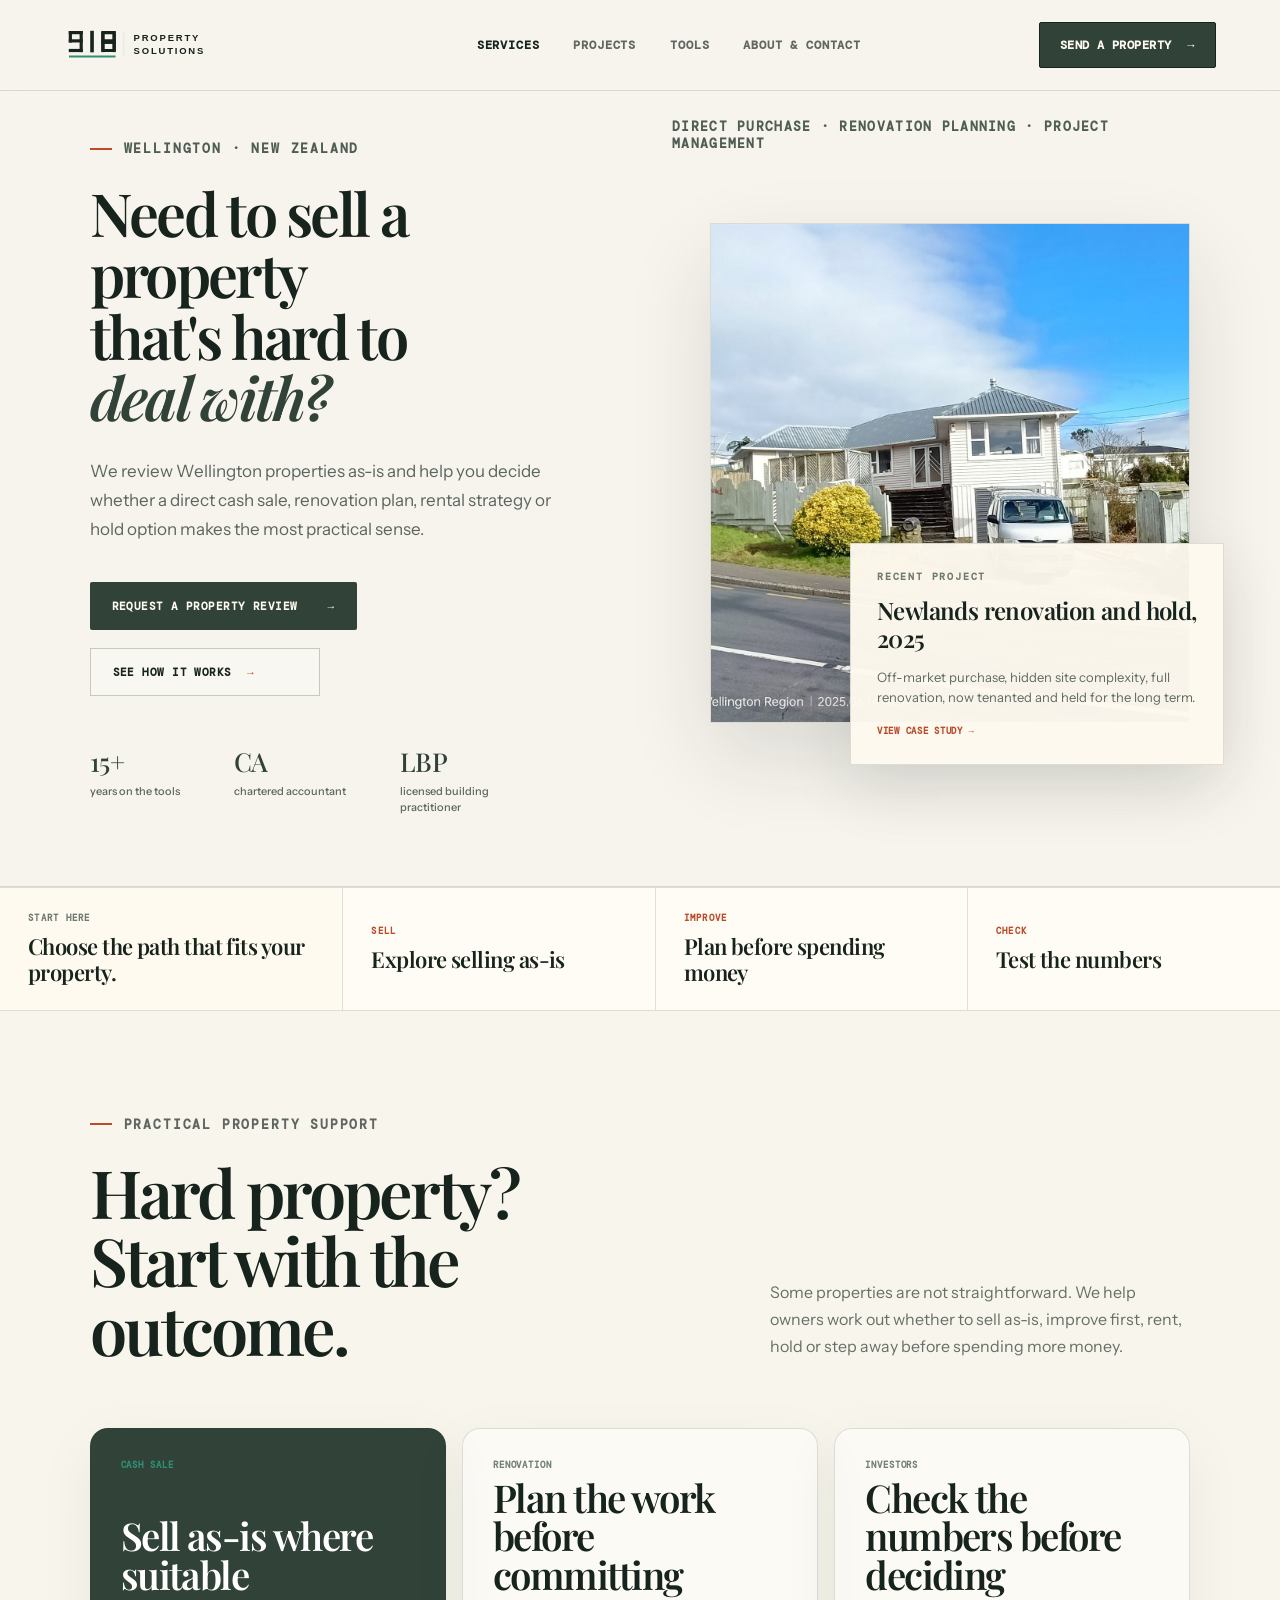
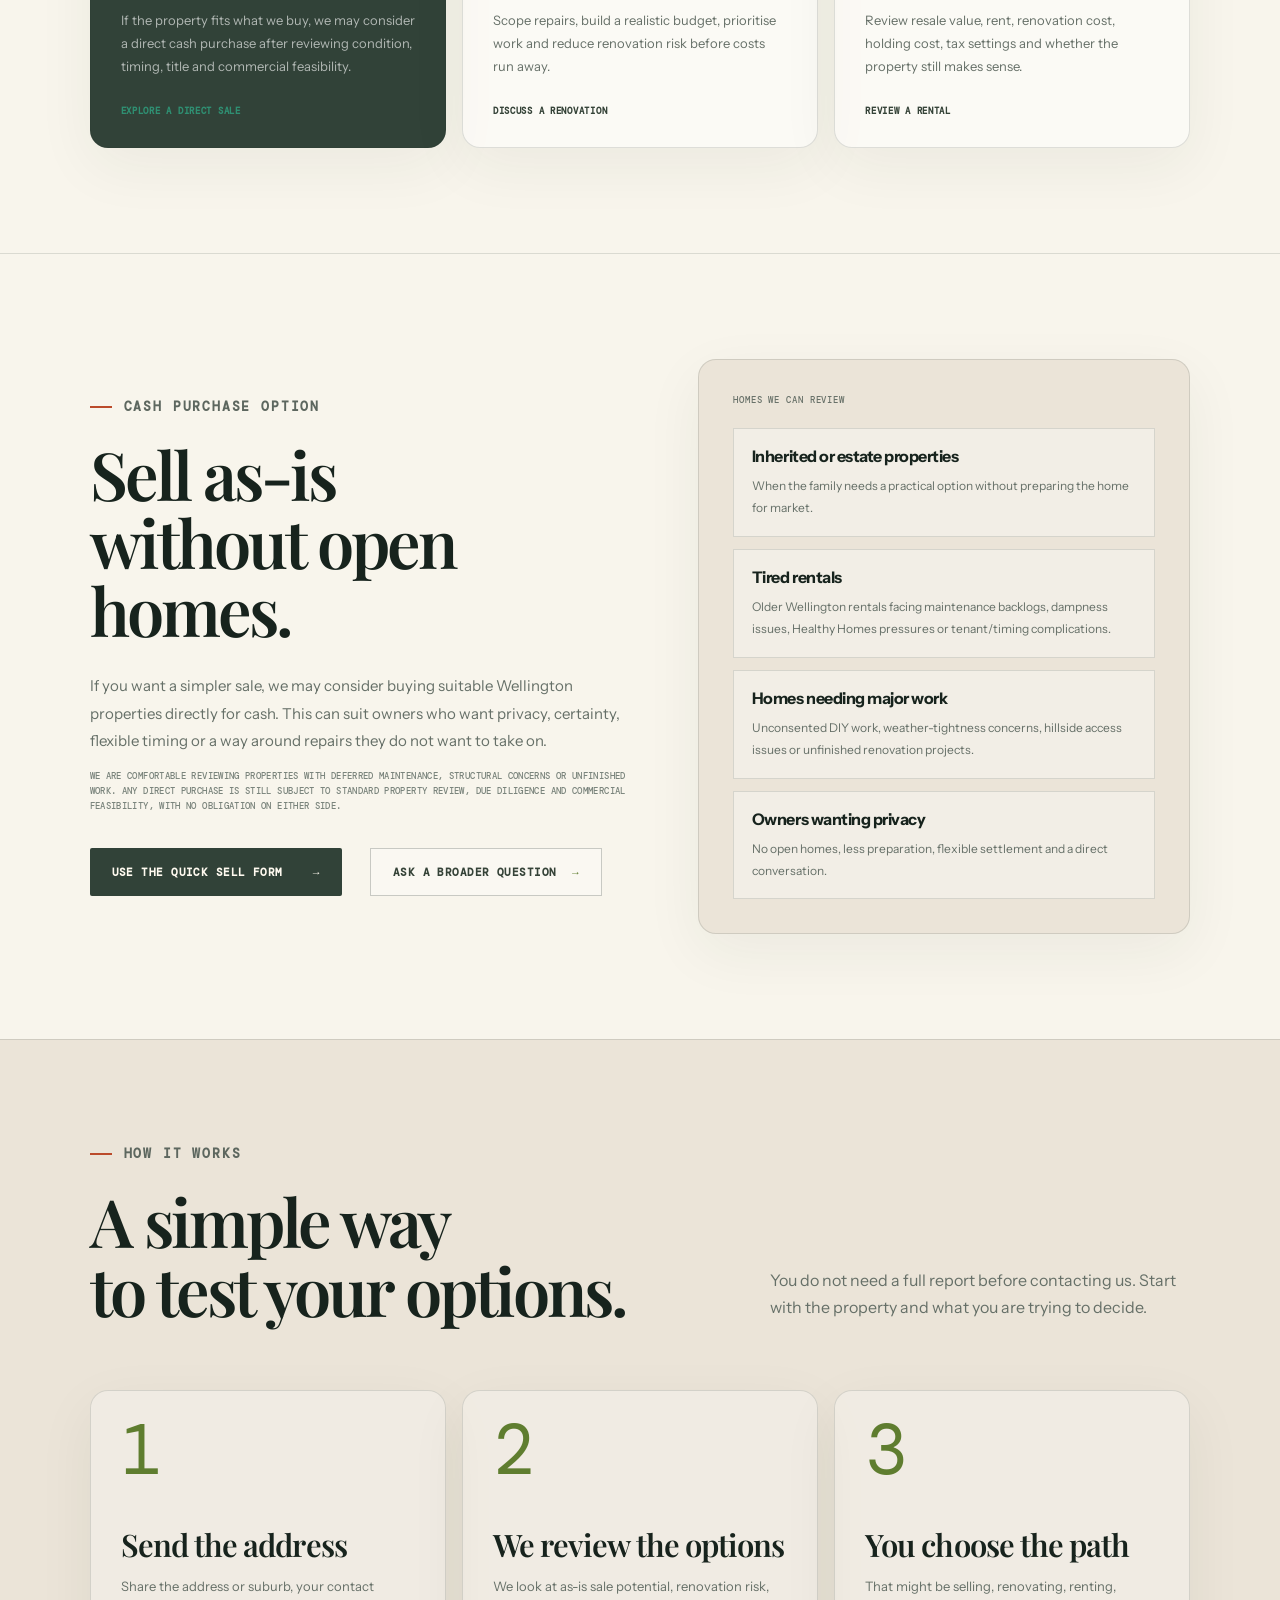
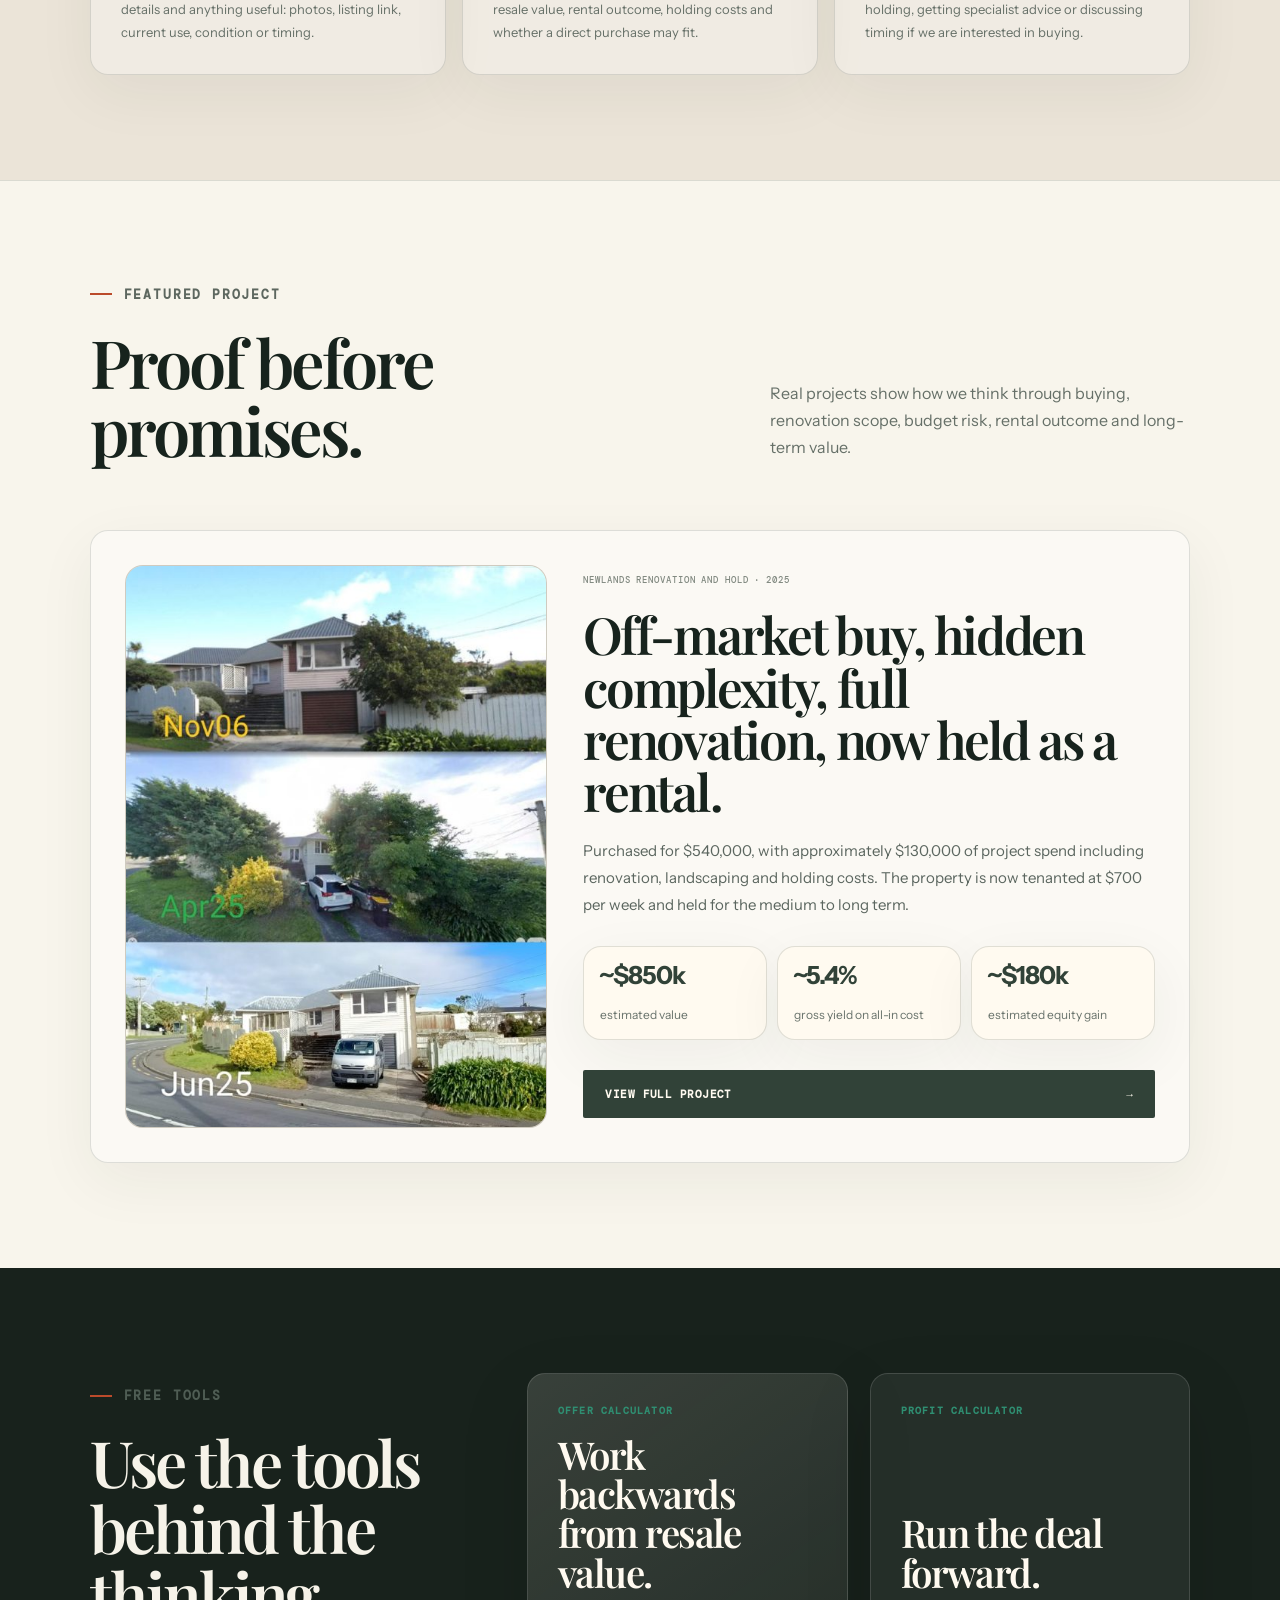
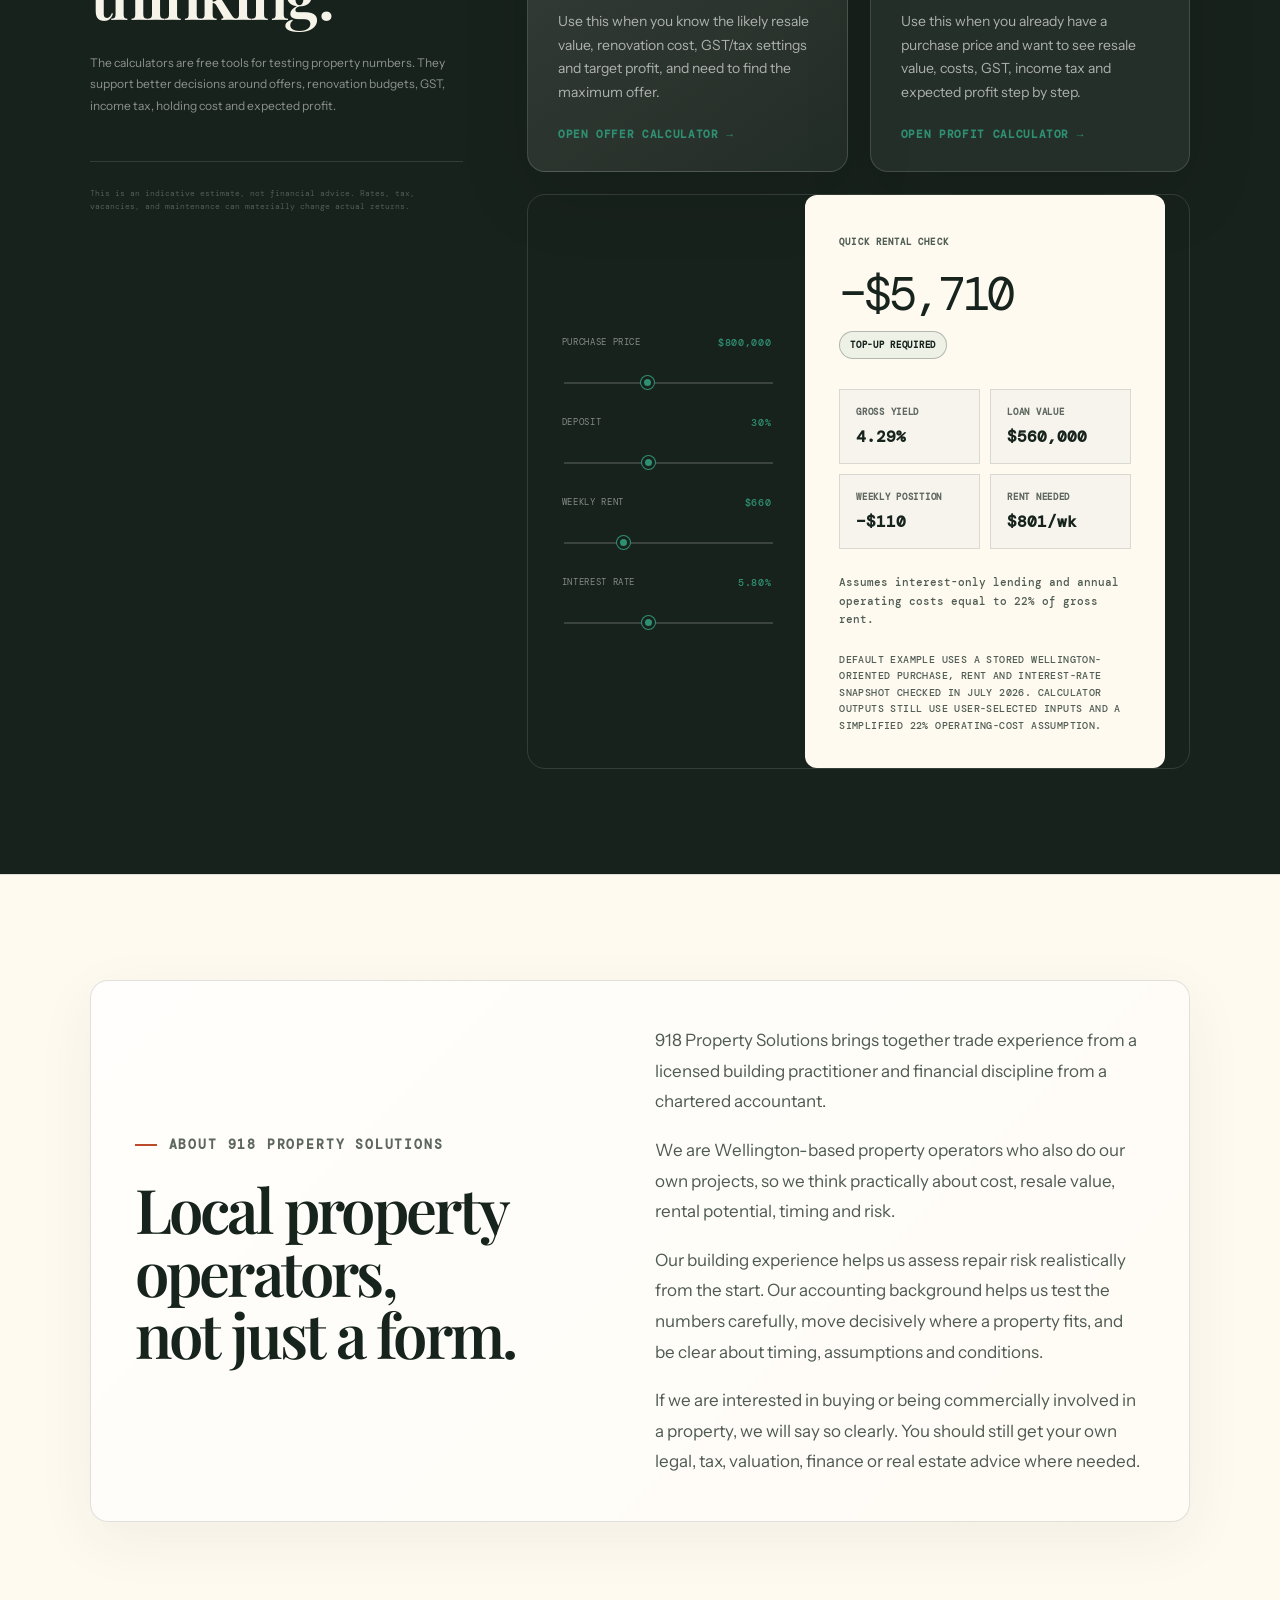
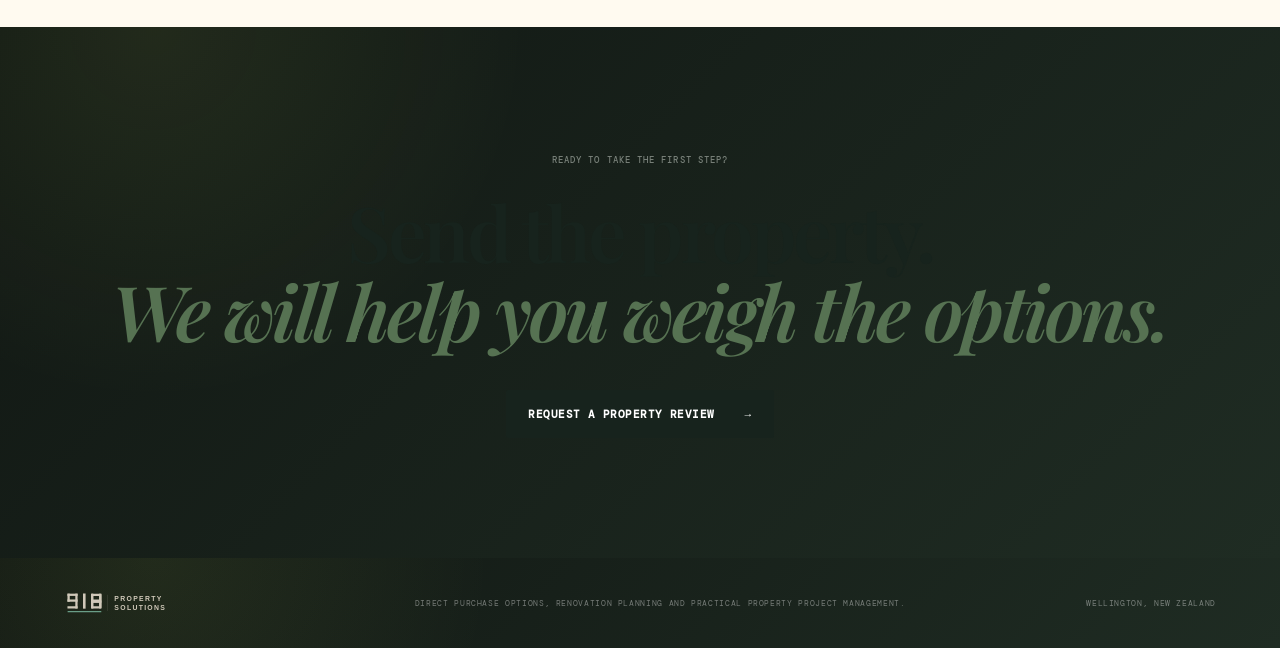
<file: index.html>
<!DOCTYPE html>
<html lang="en">
<head>
  <meta charset="UTF-8">
  <meta name="viewport" content="width=device-width, initial-scale=1.0">
  <meta name="description" content="918 Property Solutions is a Wellington, New Zealand property solutions team helping local owners with selected as-is property reviews, direct purchase where suitable, renovation planning and project management.">
  <meta name="robots" content="index, follow">
  <meta name="theme-color" content="#121914">
  <meta property="og:title" content="918 Property Solutions Wellington NZ | Property Buyers & Project Help">
  <meta property="og:description" content="Wellington, New Zealand property solutions team reviewing selected as-is properties, direct purchase options, renovation planning and project management.">
  <meta property="og:type" content="website">
  <meta property="og:url" content="https://918propertysolutions.co.nz/">
  <meta property="og:image" content="https://918propertysolutions.co.nz/og-image.svg">
  <meta property="og:locale" content="en_NZ">
  <meta name="twitter:card" content="summary_large_image">
  <meta name="twitter:title" content="918 Property Solutions Wellington NZ | Property Buyers & Project Help">
  <meta name="twitter:description" content="Wellington, New Zealand property solutions team reviewing selected as-is properties, direct purchase options, renovation planning and project management.">
  <meta name="twitter:image" content="https://918propertysolutions.co.nz/og-image.svg">
  <title>918 Property Solutions Wellington NZ | Property Buyers & Project Help</title>
  <link rel="canonical" href="https://918propertysolutions.co.nz/">
  <link rel="icon" href="favicon.svg?v=20260815b" type="image/svg+xml">
  <link rel="manifest" href="site.webmanifest">
  <link rel="preconnect" href="https://fonts.googleapis.com">
  <link rel="preconnect" href="https://fonts.gstatic.com" crossorigin>
  <link href="https://fonts.googleapis.com/css2?family=DM+Mono:wght@300;400;500&family=Instrument+Sans:ital,wght@0,400..800;1,400..700&family=Playfair+Display:ital,wght@0,500..800;1,500..800&display=swap" rel="stylesheet">
  <link rel="stylesheet" href="styles.css?v=20260816">
  <script type="application/ld+json">
  {
    "@context": "https://schema.org",
    "@type": ["Organization", "LocalBusiness", "ProfessionalService"],
    "@id": "https://918propertysolutions.co.nz/#organization",
    "name": "918 Property Solutions",
    "alternateName": [
      "918 Property Solutions Wellington",
      "918 Property Solutions NZ",
      "918 Property Solutions New Zealand"
    ],
    "url": "https://918propertysolutions.co.nz/",
    "email": "contact@918propertysolutions.co.nz",
    "logo": "https://918propertysolutions.co.nz/logo-assets/918-logo-horizontal.svg",
    "image": "https://918propertysolutions.co.nz/og-image.svg",
    "address": {
      "@type": "PostalAddress",
      "addressLocality": "Wellington",
      "addressRegion": "Wellington",
      "addressCountry": "NZ"
    },
    "areaServed": [
      {
        "@type": "City",
        "name": "Wellington",
        "addressCountry": "NZ"
      },
      {
        "@type": "AdministrativeArea",
        "name": "Wellington Region",
        "addressCountry": "NZ"
      }
    ],
    "knowsAbout": [
      "Wellington property buyers",
      "sell property as-is Wellington",
      "direct property purchase Wellington NZ",
      "renovation planning Wellington",
      "property project management Wellington"
    ],
    "description": "918 Property Solutions is a Wellington, New Zealand property solutions team. It reviews selected Wellington properties as-is and may consider direct purchase where suitable, with renovation planning, project management and practical property decision support.",
    "disambiguatingDescription": "918 Property Solutions is based in Wellington, New Zealand and is not affiliated with similarly named property, home service or tree service businesses overseas."
  }
  </script>
</head>
<body>
  <header class="site-header">
    <a class="brand" href="#top" aria-label="918 Property Solutions home">
      <img class="site-logo" src="logo-assets/918-logo-website-simple.svg" alt="918 Property Solutions">
    </a>
    <nav class="main-nav" aria-label="Main navigation">
      <a class="active" href="#services">Services</a>
      <a href="projects.html">Projects</a>
      <a href="#calculator">Tools</a>
      <a href="contact.html">About &amp; Contact</a>
    </nav>
    <a class="header-cta" href="contact.html?source=website-header#property-form">Send a property <span>&rarr;</span></a>
  </header>

  <main id="top">
    <section class="hero">
      <div class="hero-copy">
        <div class="eyebrow"><span></span> Wellington · New Zealand</div>
        <h1>Need to sell a property<br>that's hard to<br><em>deal with?</em></h1>
        <p>We review Wellington properties as-is and help you decide whether a direct cash sale, renovation plan, rental strategy or hold option makes the most practical sense.</p>
        <div class="hero-actions">
          <a class="button button-primary" href="sell.html?source=website-home-hero">Request a property review <span>&rarr;</span></a>
          <a class="text-link" href="#how-it-works">See how it works <span>&rarr;</span></a>
        </div>
        <div class="hero-meta">
          <div><strong>15+</strong><span>years on the tools</span></div>
          <div><strong>CA</strong><span>chartered accountant</span></div>
          <div><strong>LBP</strong><span>licensed building practitioner</span></div>
        </div>
      </div>

      <div class="hero-visual">
        <div class="hero-photo-card" aria-label="Newlands renovation and hold project">
          <img class="hero-photo-img" src="assets/case-studies/newlands-2025/newlands-front-after.jpg" alt="Finished exterior of the Newlands renovation and hold property">
          <a class="hero-project-card" href="projects.html">
            <span>Recent project</span>
            <h2>Newlands renovation and hold, 2025</h2>
            <p>Off-market purchase, hidden site complexity, full renovation, now tenanted and held for the long term.</p>
            <strong>View case study &rarr;</strong>
          </a>
        </div>
        <div class="hero-side-note">
          <span>Direct purchase · Renovation planning · Project management</span>
        </div>
      </div>
    </section>

    <section class="tool-strip" aria-label="Common property paths">
      <div>
        <span>Start here</span>
        <strong>Choose the path that fits your property.</strong>
      </div>
      <a href="sell.html?source=website-home-situation">
        <span>Sell</span>
        <strong>Explore selling as-is</strong>
      </a>
      <a href="#services">
        <span>Improve</span>
        <strong>Plan before spending money</strong>
      </a>
      <a href="#calculator">
        <span>Check</span>
        <strong>Test the numbers</strong>
      </a>
    </section>

    <section class="section services-section" id="services">
      <div class="section-heading">
        <div>
          <div class="eyebrow eyebrow-dark"><span></span> Practical property support</div>
          <h2>Hard property?<br>Start with the outcome.</h2>
        </div>
        <p>Some properties are not straightforward. We help owners work out whether to sell as-is, improve first, rent, hold or step away before spending more money.</p>
      </div>

      <div class="situation-grid">
        <article class="service-card feature-service">
          <span>Cash sale</span>
          <h3>Sell as-is where suitable</h3>
          <p>If the property fits what we buy, we may consider a direct cash purchase after reviewing condition, timing, title and commercial feasibility.</p>
          <a href="sell.html?source=website-home-services">Explore a direct sale</a>
        </article>
        <article class="service-card">
          <span>Renovation</span>
          <h3>Plan the work before committing</h3>
          <p>Scope repairs, build a realistic budget, prioritise work and reduce renovation risk before costs run away.</p>
          <a href="contact.html">Discuss a renovation</a>
        </article>
        <article class="service-card">
          <span>Investors</span>
          <h3>Check the numbers before deciding</h3>
          <p>Review resale value, rent, renovation cost, holding cost, tax settings and whether the property still makes sense.</p>
          <a href="contact.html">Review a rental</a>
        </article>
      </div>
    </section>

    <section class="section cash-offer-section" id="cash-offer">
      <div class="cash-offer-copy">
        <div class="eyebrow eyebrow-dark"><span></span> Cash purchase option</div>
        <h2>Sell as-is<br>without open homes.</h2>
        <p>If you want a simpler sale, we may consider buying suitable Wellington properties directly for cash. This can suit owners who want privacy, certainty, flexible timing or a way around repairs they do not want to take on.</p>
        <small class="source-note">We are comfortable reviewing properties with deferred maintenance, structural concerns or unfinished work. Any direct purchase is still subject to standard property review, due diligence and commercial feasibility, with no obligation on either side.</small>
        <div class="cash-offer-actions">
          <a class="button button-primary" href="sell.html?source=website-home-cash-section">Use the quick sell form <span>&rarr;</span></a>
          <a class="text-link dark-link" href="contact.html?source=website-home-cash-section#property-form">Ask a broader question <span>&rarr;</span></a>
        </div>
      </div>
      <aside class="cash-offer-card">
        <span class="source-label">Homes we can review</span>
        <div class="cash-offer-list">
          <div><strong>Inherited or estate properties</strong><span>When the family needs a practical option without preparing the home for market.</span></div>
          <div><strong>Tired rentals</strong><span>Older Wellington rentals facing maintenance backlogs, dampness issues, Healthy Homes pressures or tenant/timing complications.</span></div>
          <div><strong>Homes needing major work</strong><span>Unconsented DIY work, weather-tightness concerns, hillside access issues or unfinished renovation projects.</span></div>
          <div><strong>Owners wanting privacy</strong><span>No open homes, less preparation, flexible settlement and a direct conversation.</span></div>
        </div>
      </aside>
    </section>

    <section class="section process-section" id="how-it-works">
      <div class="section-heading">
        <div>
          <div class="eyebrow eyebrow-dark"><span></span> How it works</div>
          <h2>A simple way<br>to test your options.</h2>
        </div>
        <p>You do not need a full report before contacting us. Start with the property and what you are trying to decide.</p>
      </div>

      <div class="process-grid">
        <article>
          <strong>1</strong>
          <h3>Send the address</h3>
          <p>Share the address or suburb, your contact details and anything useful: photos, listing link, current use, condition or timing.</p>
        </article>
        <article>
          <strong>2</strong>
          <h3>We review the options</h3>
          <p>We look at as-is sale potential, renovation risk, resale value, rental outcome, holding costs and whether a direct purchase may fit.</p>
        </article>
        <article>
          <strong>3</strong>
          <h3>You choose the path</h3>
          <p>That might be selling, renovating, renting, holding, getting specialist advice or discussing timing if we are interested in buying.</p>
        </article>
      </div>
    </section>

    <section class="section featured-project-section" id="projects">
      <div class="section-heading">
        <div>
          <div class="eyebrow eyebrow-dark"><span></span> Featured project</div>
          <h2>Proof before<br>promises.</h2>
        </div>
        <p>Real projects show how we think through buying, renovation scope, budget risk, rental outcome and long-term value.</p>
      </div>

      <div class="featured-project-card">
        <a class="featured-project-image" href="projects.html" aria-label="View the Newlands renovation and hold project">
          <img src="assets/case-studies/newlands-2025/newlands-section-over-time.jpg" alt="Exterior timeline of the Newlands renovation and hold project">
        </a>
        <div>
          <span class="source-label">Newlands renovation and hold · 2025</span>
          <h3>Off-market buy, hidden complexity, full renovation, now held as a rental.</h3>
          <p>Purchased for $540,000, with approximately $130,000 of project spend including renovation, landscaping and holding costs. The property is now tenanted at $700 per week and held for the medium to long term.</p>
          <div class="featured-project-metrics">
            <span><b>~$850k</b> estimated value</span>
            <span><b>~5.4%</b> gross yield on all-in cost</span>
            <span><b>~$180k</b> estimated equity gain</span>
          </div>
          <a class="button button-primary" href="projects.html">View full project <span>&rarr;</span></a>
        </div>
      </div>
    </section>

    <section class="section calculator-section" id="calculator">
      <div class="calculator-intro">
        <div class="eyebrow"><span></span> Free tools</div>
        <h2>Use the tools<br>behind the thinking.</h2>
        <p>The calculators are free tools for testing property numbers. They support better decisions around offers, renovation budgets, GST, income tax, holding cost and expected profit.</p>
        <div class="rule"></div>
        <p class="fine-print">This is an indicative estimate, not financial advice. Rates, tax, vacancies, and maintenance can materially change actual returns.</p>
      </div>

      <div class="calculator-stack">
        <div class="calculator-hub" aria-label="Property calculators">
          <a class="calculator-card primary-calculator-card" href="flip-calculator.html">
            <span>Offer calculator</span>
            <h3>Work backwards from resale value.</h3>
            <p>Use this when you know the likely resale value, renovation cost, GST/tax settings and target profit, and need to find the maximum offer.</p>
            <strong>Open offer calculator &rarr;</strong>
          </a>
          <a class="calculator-card" href="profit-calculator.html">
            <span>Profit calculator</span>
            <h3>Run the deal forward.</h3>
            <p>Use this when you already have a purchase price and want to see resale value, costs, GST, income tax and expected profit step by step.</p>
            <strong>Open profit calculator &rarr;</strong>
          </a>
        </div>

        <div class="calculator">
          <div class="calc-inputs">
            <label>
              <span>Purchase price <b id="priceLabel">$800,000</b></span>
              <input id="price" type="range" min="350000" max="1500000" step="10000" value="800000">
            </label>
            <label>
              <span>Deposit <b id="depositLabel">30%</b></span>
              <input id="deposit" type="range" min="10" max="60" step="1" value="30">
            </label>
            <label>
              <span>Weekly rent <b id="rentLabel">$660</b></span>
              <input id="rent" type="range" min="350" max="1500" step="10" value="660">
            </label>
            <label>
              <span>Interest rate <b id="rateLabel">5.80%</b></span>
              <input id="rate" type="range" min="3" max="10" step="0.05" value="5.8">
            </label>
          </div>
          <div class="calc-output">
            <span class="label">Quick rental check</span>
            <strong id="cashflow">−$5,710</strong>
            <span class="result-status" id="resultStatus">Top-up required</span>
            <div class="metric-grid">
              <div><span>Gross yield</span><b id="yield">4.29%</b></div>
              <div><span>Loan value</span><b id="loan">$560,000</b></div>
              <div><span>Weekly position</span><b id="weekly">−$110</b></div>
              <div><span>Rent needed</span><b id="needed">$801/wk</b></div>
            </div>
            <p>Assumes interest-only lending and annual operating costs equal to 22% of gross rent.</p>
            <p class="source-note calc-source">Default example uses a stored Wellington-oriented purchase, rent and interest-rate snapshot checked in July 2026. Calculator outputs still use user-selected inputs and a simplified 22% operating-cost assumption.</p>
          </div>
        </div>
      </div>
    </section>

    <section class="section about-section" id="about">
      <div class="about-card">
        <div>
          <div class="eyebrow eyebrow-dark"><span></span> About 918 Property Solutions</div>
          <h2>Local property operators,<br>not just a form.</h2>
        </div>
        <div class="about-copy">
          <p>918 Property Solutions brings together trade experience from a licensed building practitioner and financial discipline from a chartered accountant.</p>
          <p>We are Wellington-based property operators who also do our own projects, so we think practically about cost, resale value, rental potential, timing and risk.</p>
          <p>Our building experience helps us assess repair risk realistically from the start. Our accounting background helps us test the numbers carefully, move decisively where a property fits, and be clear about timing, assumptions and conditions.</p>
          <p>If we are interested in buying or being commercially involved in a property, we will say so clearly. You should still get your own legal, tax, valuation, finance or real estate advice where needed.</p>
        </div>
      </div>
    </section>

    <section class="closing">
      <span class="label">Ready to take the first step?</span>
      <h2>Send the property.<br><em>We will help you weigh the options.</em></h2>
      <a class="button button-light" href="contact.html?source=website-home-footer#property-form">Request a property review <span>&rarr;</span></a>
    </section>
  </main>

  <footer>
    <a class="brand brand-footer" href="#top">
      <img class="site-logo footer-logo" src="logo-assets/918-logo-website-simple-footer.svg" alt="918 Property Solutions">
    </a>
    <p>Direct purchase options, renovation planning and practical property project management.</p>
    <span>WELLINGTON, NEW ZEALAND</span>
  </footer>

  <script src="script.js?v=20260708"></script>
</body>
</html>
</file>
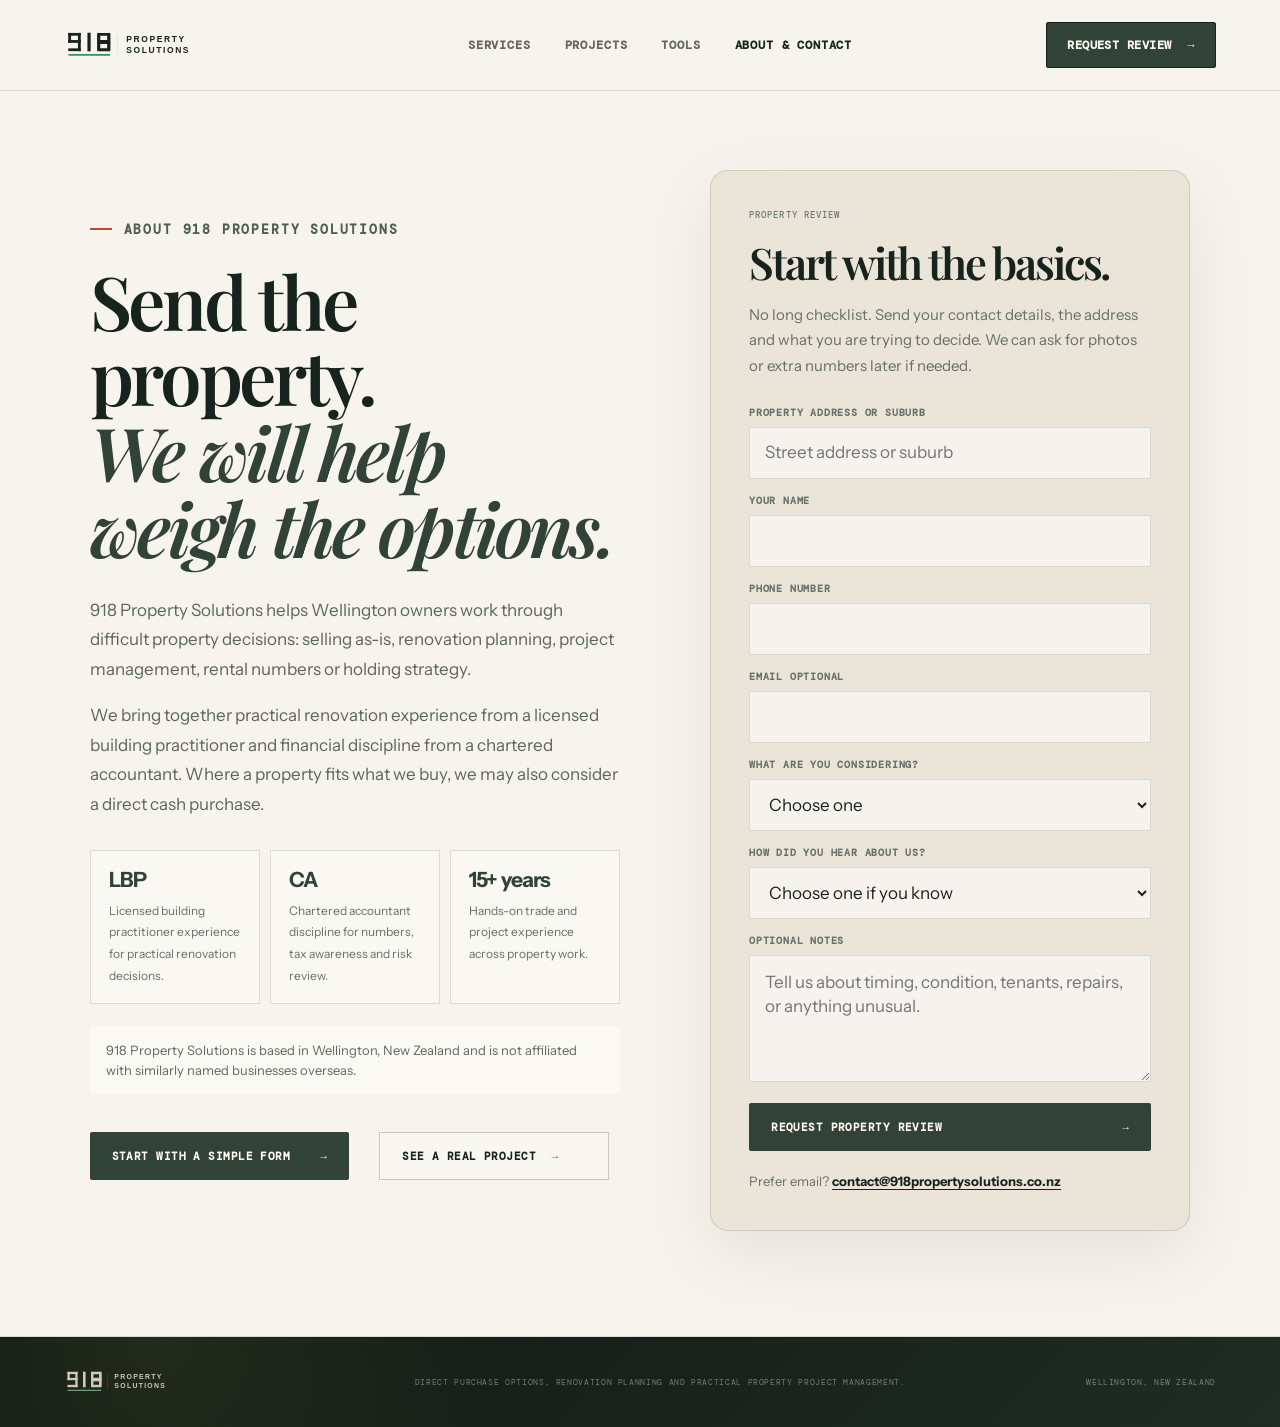
<file: contact.html>
<!DOCTYPE html>
<html lang="en">
<head>
  <meta charset="UTF-8">
  <meta name="viewport" content="width=device-width, initial-scale=1.0">
  <meta name="description" content="Contact 918 Property Solutions, a Wellington, New Zealand property solutions team, for as-is property reviews, direct purchase where suitable, renovation planning and project management.">
  <meta name="robots" content="index, follow">
  <meta name="theme-color" content="#121914">
  <meta property="og:title" content="About & Contact | 918 Property Solutions Wellington NZ">
  <meta property="og:description" content="Contact the Wellington, New Zealand property solutions team for as-is property reviews, direct purchase options, renovation planning and project management.">
  <meta property="og:type" content="website">
  <meta property="og:url" content="https://918propertysolutions.co.nz/contact">
  <meta property="og:image" content="https://918propertysolutions.co.nz/og-image.svg">
  <meta property="og:locale" content="en_NZ">
  <meta name="twitter:card" content="summary_large_image">
  <meta name="twitter:image" content="https://918propertysolutions.co.nz/og-image.svg">
  <title>About & Contact | 918 Property Solutions Wellington NZ</title>
  <link rel="canonical" href="https://918propertysolutions.co.nz/contact">
  <link rel="icon" href="favicon.svg?v=20260815b" type="image/svg+xml">
  <link rel="manifest" href="site.webmanifest">
  <link rel="preconnect" href="https://fonts.googleapis.com">
  <link rel="preconnect" href="https://fonts.gstatic.com" crossorigin>
  <link href="https://fonts.googleapis.com/css2?family=DM+Mono:wght@300;400;500&family=Instrument+Sans:ital,wght@0,400..800;1,400..700&family=Playfair+Display:ital,wght@0,500..800;1,500..800&display=swap" rel="stylesheet">
  <link rel="stylesheet" href="styles.css?v=20260816">
  <script type="application/ld+json">
  {
    "@context": "https://schema.org",
    "@type": "ContactPage",
    "@id": "https://918propertysolutions.co.nz/contact#contactpage",
    "name": "About and Contact 918 Property Solutions Wellington NZ",
    "url": "https://918propertysolutions.co.nz/contact",
    "about": {
      "@id": "https://918propertysolutions.co.nz/#organization",
      "@type": "Organization",
      "name": "918 Property Solutions",
      "url": "https://918propertysolutions.co.nz/",
      "email": "contact@918propertysolutions.co.nz",
      "address": {
        "@type": "PostalAddress",
        "addressLocality": "Wellington",
        "addressRegion": "Wellington",
        "addressCountry": "NZ"
      },
      "description": "Wellington, New Zealand property solutions team reviewing selected as-is properties, direct purchase options, renovation planning and project management."
    }
  }
  </script>
</head>
<body>
  <header class="site-header contact-header">
    <a class="brand" href="index.html" aria-label="918 Property Solutions home">
      <img class="site-logo" src="logo-assets/918-logo-website-simple.svg" alt="918 Property Solutions">
    </a>
    <nav class="main-nav" aria-label="Main navigation">
      <a href="index.html#services">Services</a>
      <a href="projects.html">Projects</a>
      <a href="index.html#calculator">Tools</a>
      <a class="active" href="contact.html">About &amp; Contact</a>
    </nav>
    <a class="header-cta" href="#property-form">Request review <span>&rarr;</span></a>
  </header>

  <main id="top">
    <section class="contact-hero">
      <div class="contact-copy">
        <div class="eyebrow"><span></span> About 918 Property Solutions</div>
        <h1>Send the property.<br><em>We will help weigh the options.</em></h1>
        <p>918 Property Solutions helps Wellington owners work through difficult property decisions: selling as-is, renovation planning, project management, rental numbers or holding strategy.</p>
        <p>We bring together practical renovation experience from a licensed building practitioner and financial discipline from a chartered accountant. Where a property fits what we buy, we may also consider a direct cash purchase.</p>
        <div class="contact-proof-grid">
          <div><strong>LBP</strong><span>Licensed building practitioner experience for practical renovation decisions.</span></div>
          <div><strong>CA</strong><span>Chartered accountant discipline for numbers, tax awareness and risk review.</span></div>
          <div><strong>15+ years</strong><span>Hands-on trade and project experience across property work.</span></div>
        </div>
        <p class="identity-note-inline">918 Property Solutions is based in Wellington, New Zealand and is not affiliated with similarly named businesses overseas.</p>
        <div class="contact-actions">
          <a class="button button-primary" href="#property-form">Start with a simple form <span>&rarr;</span></a>
          <a class="text-link" href="projects.html">See a real project <span>&rarr;</span></a>
        </div>
      </div>

      <aside class="contact-card" id="property-form">
        <span class="label">Property review</span>
        <h2>Start with the basics.</h2>
        <p class="contact-card-intro">No long checklist. Send your contact details, the address and what you are trying to decide. We can ask for photos or extra numbers later if needed.</p>

        <form class="contact-form" action="https://formsubmit.co/contact@918propertysolutions.co.nz" method="POST">
          <input type="hidden" name="_subject" value="New property enquiry from 918 Property Solutions website">
          <input type="hidden" name="_template" value="table">
          <input type="hidden" name="_captcha" value="false">
          <input type="hidden" name="_next" value="https://918propertysolutions.co.nz/contact?submitted=1">
          <input type="hidden" name="enquiry_channel" value="Website direct">
          <input type="hidden" name="page_source" value="main contact page">
          <input type="hidden" name="campaign_source" value="direct">
          <input type="hidden" name="lead_source_guess" value="">
          <input type="hidden" name="landing_page_url" value="">
          <input type="hidden" name="referrer_url" value="">
          <input type="hidden" name="device_type" value="">
          <input type="hidden" name="submitted_at" value="">
          <input class="form-honey" type="text" name="_honey" tabindex="-1" autocomplete="off">

          <label class="form-field">
            <span>Property address or suburb</span>
            <input type="text" name="property_address" placeholder="Street address or suburb" autocomplete="street-address" required>
          </label>

          <label class="form-field">
            <span>Your name</span>
            <input type="text" name="name" autocomplete="name" required>
          </label>

          <label class="form-field">
            <span>Phone number</span>
            <input type="tel" name="phone" autocomplete="tel" inputmode="tel" required>
          </label>

          <label class="form-field">
            <span>Email optional</span>
            <input type="email" name="email" autocomplete="email" inputmode="email">
          </label>

          <label class="form-field">
            <span>What are you considering?</span>
            <select name="property_goal" required>
              <option value="">Choose one</option>
              <option>Sell as-is / direct cash sale</option>
              <option>Renovate before selling</option>
              <option>Rental or portfolio review</option>
              <option>Project management help</option>
              <option>Not sure yet</option>
            </select>
          </label>

          <label class="form-field">
            <span>How did you hear about us?</span>
            <select name="how_heard_about_us">
              <option value="">Choose one if you know</option>
              <option>Flyer / letterbox drop</option>
              <option>Facebook</option>
              <option>Google search</option>
              <option>Main website</option>
              <option>Someone referred me</option>
              <option>Other</option>
            </select>
          </label>

          <label class="form-field">
            <span>Optional notes</span>
            <textarea name="message" rows="4" placeholder="Tell us about timing, condition, tenants, repairs, or anything unusual."></textarea>
          </label>

          <button class="button button-primary contact-submit" type="submit">Request property review <span>&rarr;</span></button>
        </form>

        <p class="contact-success" id="contact-success" hidden>Thanks, your property details have been sent. We will review them and come back to you.</p>
        <p class="contact-fallback">Prefer email? <a href="mailto:contact@918propertysolutions.co.nz">contact@918propertysolutions.co.nz</a></p>
      </aside>
    </section>
  </main>

  <footer>
    <a class="brand brand-footer" href="index.html">
      <img class="site-logo footer-logo" src="logo-assets/918-logo-website-simple-footer.svg" alt="918 Property Solutions">
    </a>
    <p>Direct purchase options, renovation planning and practical property project management.</p>
    <span>WELLINGTON, NEW ZEALAND</span>
  </footer>
  <script>
    var params = new URLSearchParams(window.location.search);
    var source = params.get('source') || params.get('utm_source') || params.get('utm_campaign');
    var referrer = document.referrer || "";
    var campaignSource = document.querySelector('input[name="campaign_source"]');
    var enquiryChannel = document.querySelector('input[name="enquiry_channel"]');
    var referrerField = document.querySelector('input[name="referrer_url"]');
    var leadSourceGuess = document.querySelector('input[name="lead_source_guess"]');
    var landingPageField = document.querySelector('input[name="landing_page_url"]');
    var deviceField = document.querySelector('input[name="device_type"]');
    var submittedAtField = document.querySelector('input[name="submitted_at"]');
    var cameFromFlyer = /flyer|letterbox|letter-drop|letterdrop|qr/i.test(source || "");
    var cameFromFacebook = params.has("fbclid") || /facebook|fbclid|l\\.facebook|m\\.facebook/i.test(source || "") || /facebook|l\\.facebook|m\\.facebook/i.test(referrer);
    var cameFromGoogle = /google/i.test(source || "") || /google/i.test(referrer);
    var cameFromWebsite = /website|home|main-site/i.test(source || "") || /918propertysolutions\\.co\\.nz/i.test(referrer);
    var sourceGuess = cameFromFlyer ? "Flyer / letterbox drop" : (cameFromFacebook ? "Facebook" : (cameFromGoogle ? "Google search" : (cameFromWebsite ? "Main website" : "Likely flyer / direct visit")));

    if (campaignSource) campaignSource.value = source || (params.has("fbclid") ? "facebook-fbclid" : (cameFromFacebook ? "facebook-referrer" : "direct"));
    if (enquiryChannel) enquiryChannel.value = sourceGuess;
    if (leadSourceGuess) leadSourceGuess.value = sourceGuess;
    if (landingPageField) landingPageField.value = window.location.href;
    if (referrerField) referrerField.value = referrer || "No referrer captured";
    if (deviceField) deviceField.value = /Mobi|Android|iPhone|iPad/i.test(navigator.userAgent) ? "Mobile/tablet" : "Desktop";
    if (submittedAtField) submittedAtField.value = new Date().toLocaleString("en-NZ", { timeZone: "Pacific/Auckland" });
    if (params.get('submitted') === '1') {
      var success = document.getElementById('contact-success');
      if (success) success.hidden = false;
    }
  </script>
</body>
</html>
</file>
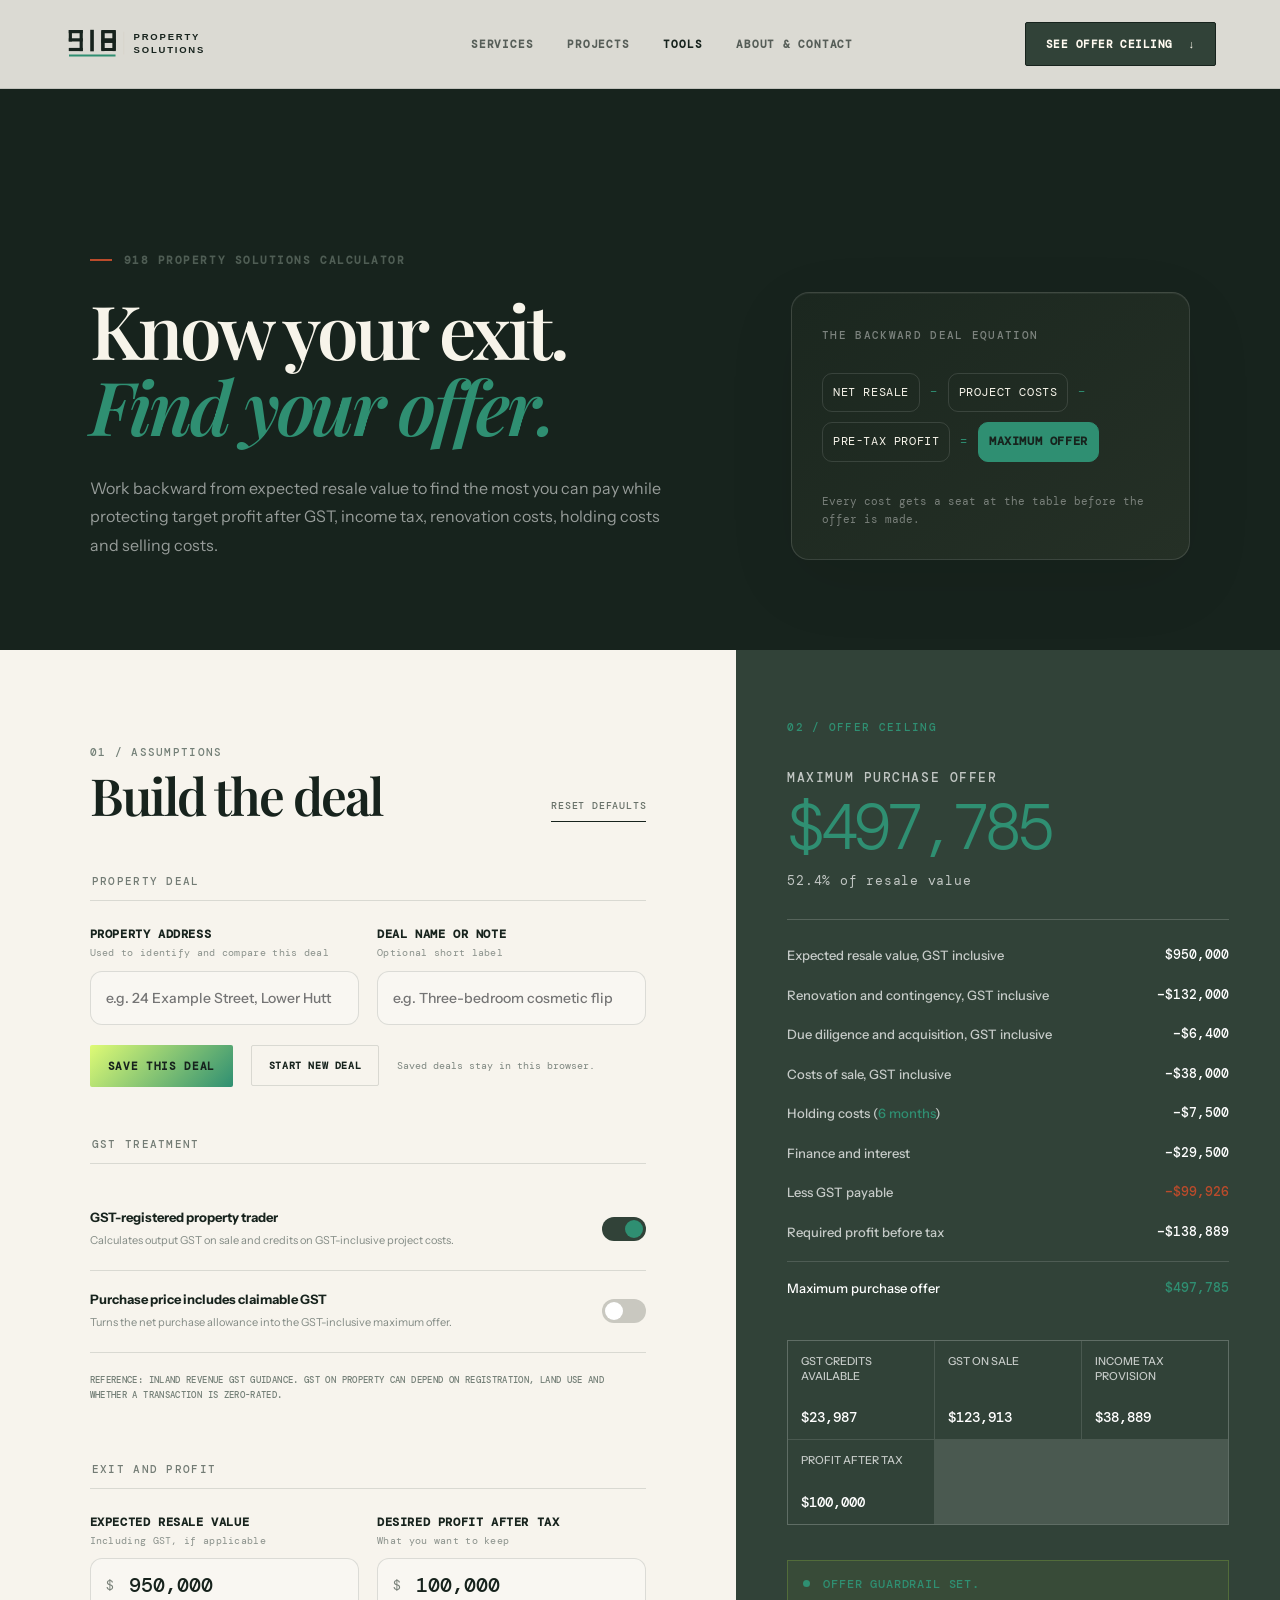
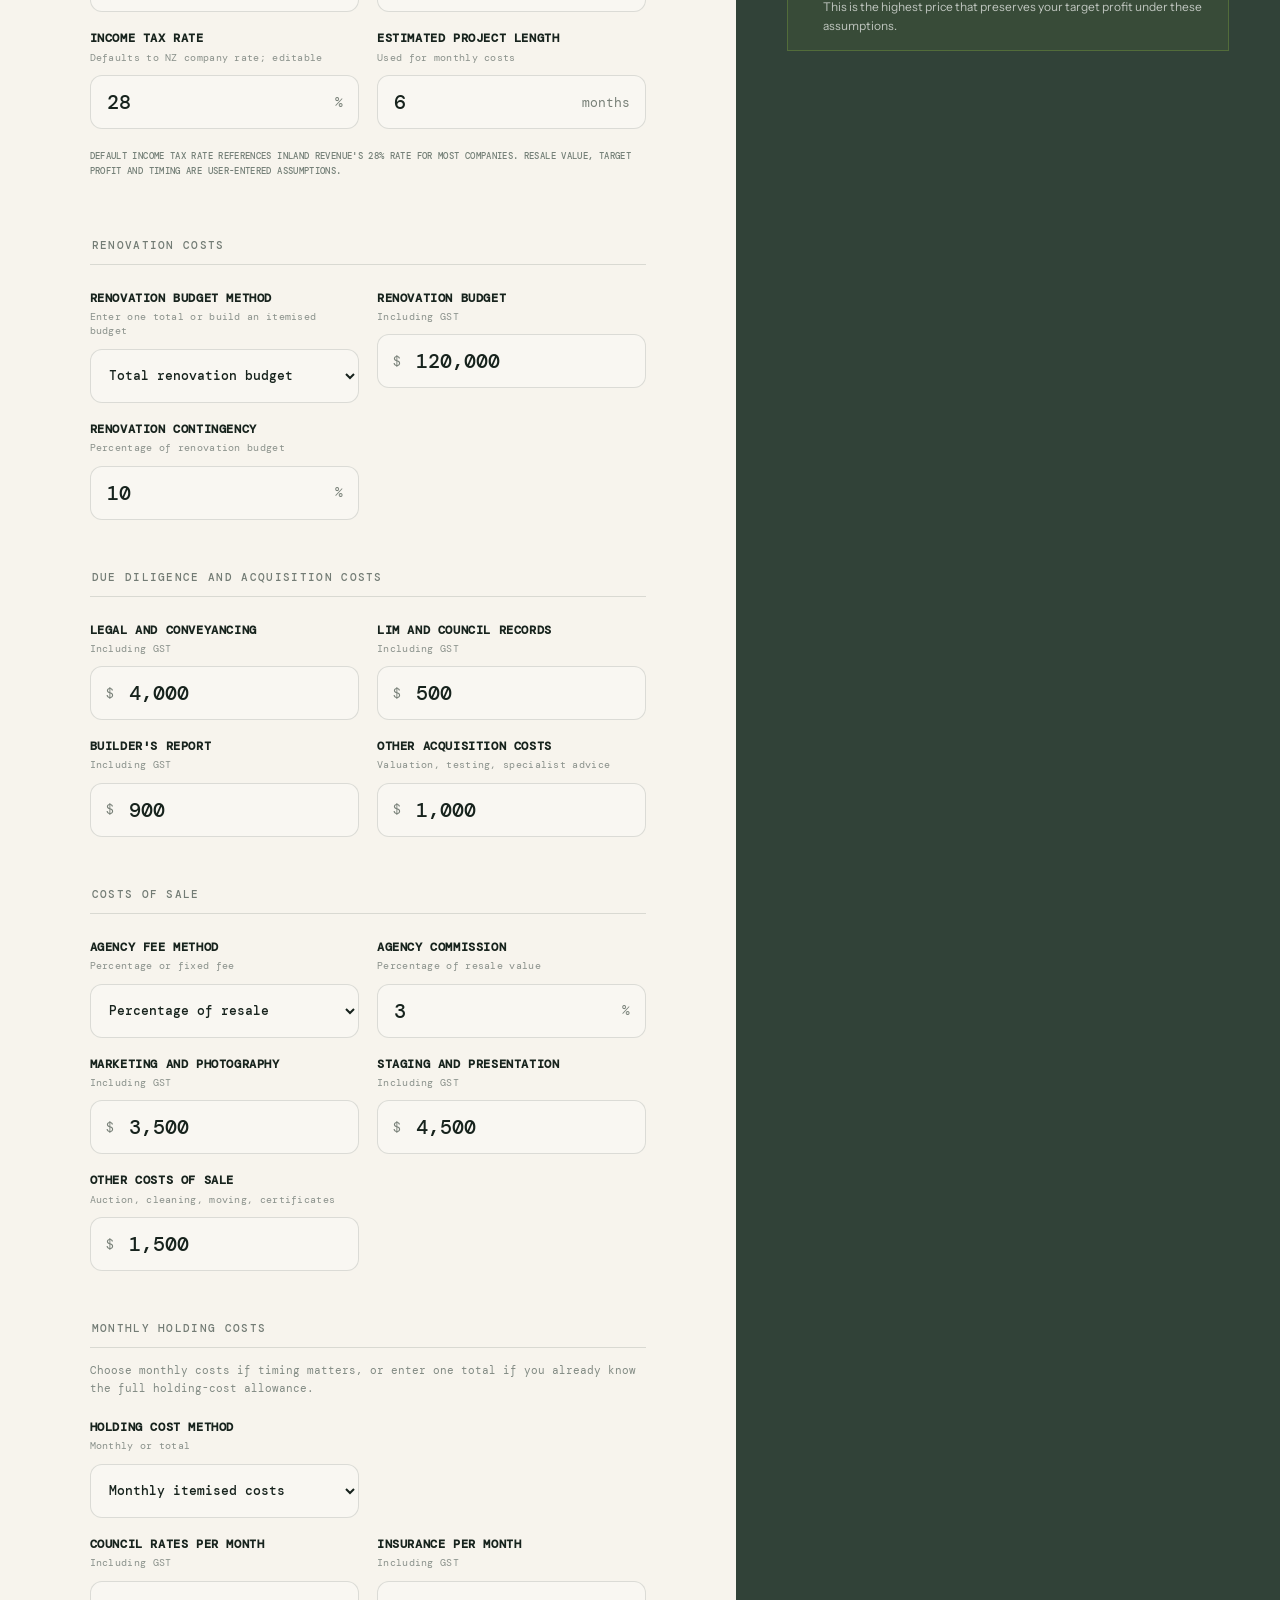
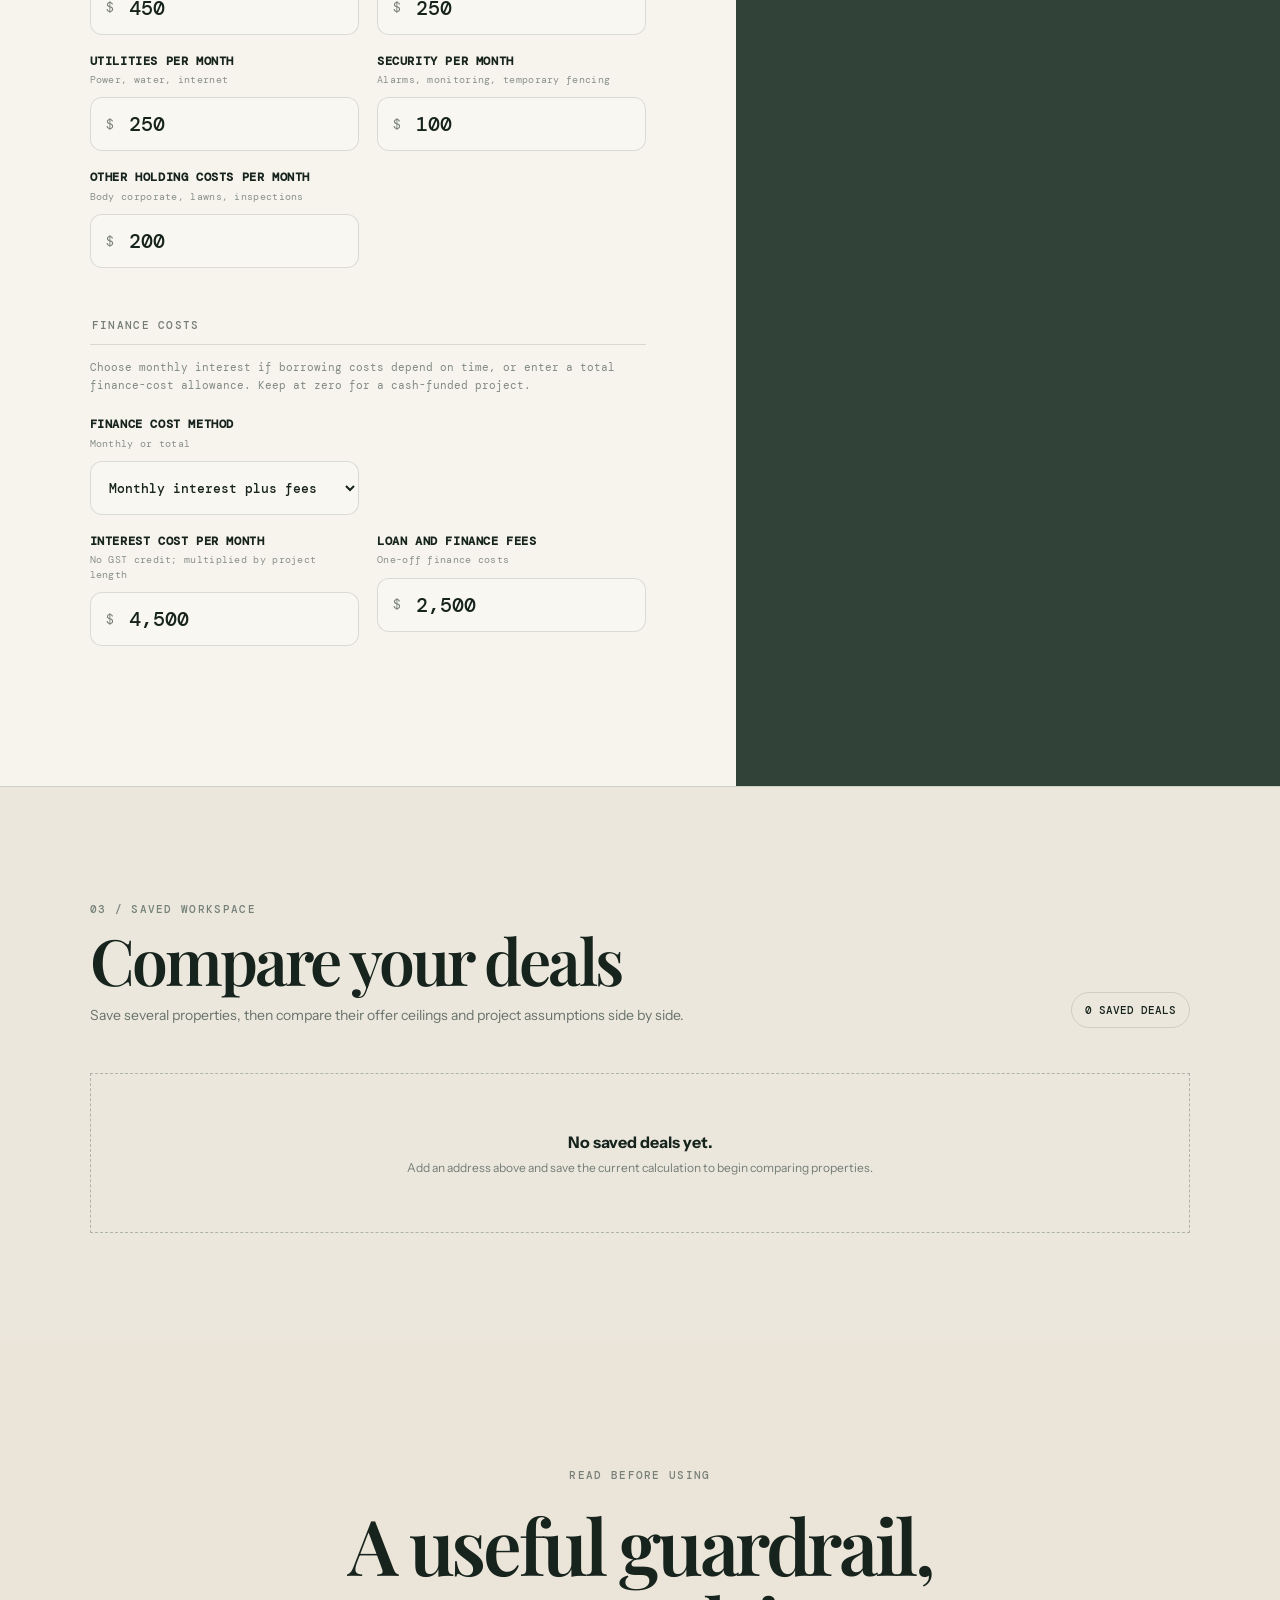
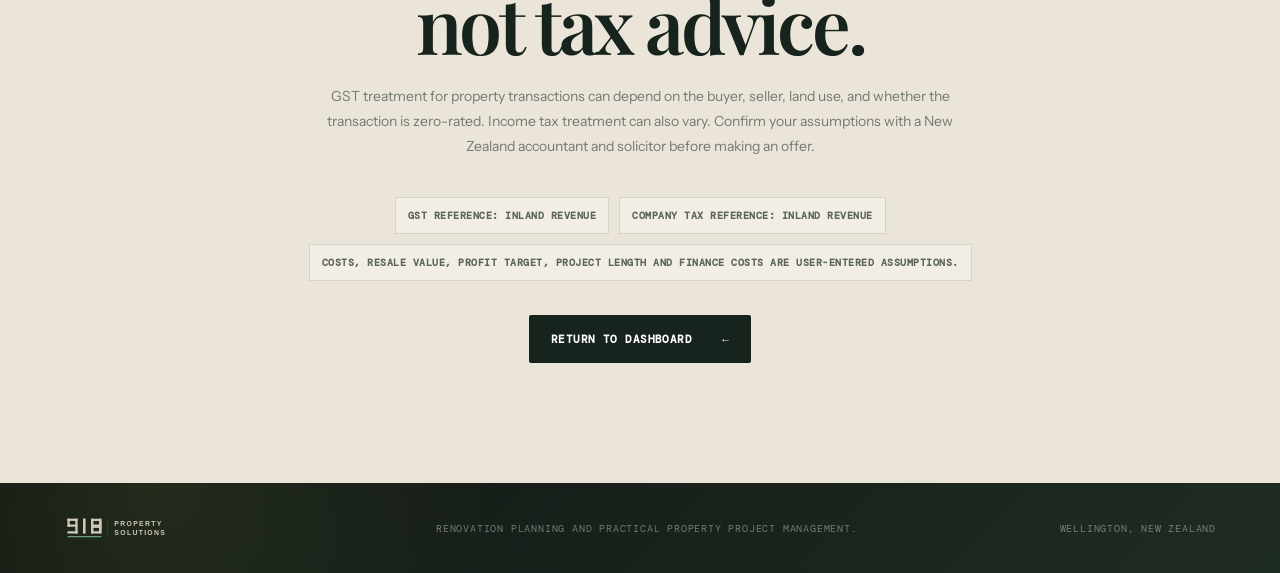
<file: flip-calculator.html>
<!DOCTYPE html>
<html lang="en">
<head>
  <meta charset="UTF-8">
  <meta name="viewport" content="width=device-width, initial-scale=1.0">
  <meta name="description" content="NZ property flip calculator: work backward from resale value, GST, income tax, renovation costs, holding costs and target profit to calculate your maximum offer.">
  <meta name="robots" content="index, follow">
  <meta name="theme-color" content="#121914">
  <meta property="og:title" content="NZ Flip Offer Calculator | 918 Property Solutions">
  <meta property="og:description" content="Calculate the maximum offer for a NZ property flip using resale value, GST, tax, renovation budget, finance and holding costs.">
  <meta property="og:type" content="website">
  <meta property="og:url" content="https://918propertysolutions.co.nz/flip-calculator">
  <meta property="og:image" content="https://918propertysolutions.co.nz/og-image.svg">
  <meta property="og:locale" content="en_NZ">
  <meta name="twitter:card" content="summary_large_image">
  <meta name="twitter:image" content="https://918propertysolutions.co.nz/og-image.svg">
  <title>NZ Flip Offer Calculator | 918 Property Solutions</title>
  <link rel="canonical" href="https://918propertysolutions.co.nz/flip-calculator">
  <link rel="icon" href="favicon.svg?v=20260815b" type="image/svg+xml">
  <link rel="manifest" href="site.webmanifest">
  <link rel="preconnect" href="https://fonts.googleapis.com">
  <link rel="preconnect" href="https://fonts.gstatic.com" crossorigin>
  <link href="https://fonts.googleapis.com/css2?family=DM+Mono:wght@300;400;500&family=Instrument+Sans:ital,wght@0,400..800;1,400..700&family=Playfair+Display:ital,wght@0,500..800;1,500..800&display=swap" rel="stylesheet">
  <link rel="stylesheet" href="styles.css?v=20260815">
  <link rel="stylesheet" href="flip-calculator.css?v=20260708">
</head>
<body class="flip-page">
  <header class="site-header flip-header">
    <a class="brand" href="index.html" aria-label="918 Property Solutions home">
      <img class="site-logo" src="logo-assets/918-logo-website-simple.svg" alt="918 Property Solutions">
    </a>
    <nav class="main-nav" aria-label="Main navigation">
      <a href="index.html#services">Services</a>
      <a href="projects.html">Projects</a>
      <a class="active" href="index.html#calculator">Tools</a>
      <a href="contact.html">About &amp; Contact</a>
    </nav>
    <a class="header-cta" href="#offer-result">See offer ceiling <span>↓</span></a>
  </header>

  <main>
    <section class="flip-hero">
      <div class="flip-hero-copy">
        <div class="eyebrow"><span></span> 918 Property Solutions calculator</div>
        <h1>Know your exit.<br><em>Find your offer.</em></h1>
        <p>Work backward from expected resale value to find the most you can pay while protecting target profit after GST, income tax, renovation costs, holding costs and selling costs.</p>
      </div>
      <div class="formula-card">
        <span class="label">The backward deal equation</span>
        <div class="formula">
          <span>Net resale</span><b>−</b><span>Project costs</span><b>−</b>
          <span>Pre-tax profit</span><b>=</b><strong>Maximum offer</strong>
        </div>
        <p>Every cost gets a seat at the table before the offer is made.</p>
      </div>
    </section>

    <section class="flip-workbench">
      <form class="flip-form" id="flipForm">
        <div class="form-heading">
          <div><span class="step">01 / Assumptions</span><h2>Build the deal</h2></div>
          <button type="reset" class="reset-button">Reset defaults</button>
        </div>

        <fieldset class="deal-identity">
          <legend>Property deal</legend>
          <div class="field-grid">
            <label><span>Property address <small>Used to identify and compare this deal</small></span><div class="text-field"><input id="propertyAddress" type="text" placeholder="e.g. 24 Example Street, Lower Hutt"></div></label>
            <label><span>Deal name or note <small>Optional short label</small></span><div class="text-field"><input id="dealName" type="text" placeholder="e.g. Three-bedroom cosmetic flip"></div></label>
          </div>
          <div class="save-actions">
            <button class="save-button" id="saveDeal" type="button">Save this deal</button>
            <button class="new-deal-button" id="newDeal" type="button">Start new deal</button>
            <span id="saveMessage" aria-live="polite">Saved deals stay in this browser.</span>
          </div>
        </fieldset>

        <fieldset class="tax-fieldset">
          <legend>GST treatment</legend>
          <div class="toggle-row">
            <div><strong>GST-registered property trader</strong><span>Calculates output GST on sale and credits on GST-inclusive project costs.</span></div>
            <label class="switch"><input id="gstRegistered" type="checkbox" aria-label="GST-registered property trader" checked><span></span></label>
          </div>
          <div class="toggle-row" id="purchaseGstRow">
            <div><strong>Purchase price includes claimable GST</strong><span>Turns the net purchase allowance into the GST-inclusive maximum offer.</span></div>
            <label class="switch"><input id="purchaseGstClaimable" type="checkbox" aria-label="Purchase price includes claimable GST"><span></span></label>
          </div>
          <p class="source-note form-source">Reference: Inland Revenue GST guidance. GST on property can depend on registration, land use and whether a transaction is zero-rated.</p>
        </fieldset>

        <fieldset>
          <legend>Exit and profit</legend>
          <div class="field-grid">
            <label class="money-field"><span>Expected resale value <small>Including GST, if applicable</small></span><div><i>$</i><input id="resaleValue" type="number" min="0" step="1000" value="950000"></div></label>
            <label class="money-field"><span>Desired profit after tax <small>What you want to keep</small></span><div><i>$</i><input id="targetProfit" type="number" min="0" step="1000" value="100000"></div></label>
            <label><span>Income tax rate <small>Defaults to NZ company rate; editable</small></span><div class="suffix-field"><input id="incomeTaxRate" type="number" min="0" max="90" step="0.5" value="28"><i>%</i></div></label>
            <label><span>Estimated project length <small>Used for monthly costs</small></span><div class="suffix-field"><input id="projectMonths" type="number" min="1" max="60" step="1" value="6"><i>months</i></div></label>
          </div>
          <p class="source-note form-source">Default income tax rate references Inland Revenue's 28% rate for most companies. Resale value, target profit and timing are user-entered assumptions.</p>
        </fieldset>

        <fieldset>
          <legend>Renovation costs</legend>
          <div class="field-grid">
            <label class="select-field"><span>Renovation budget method <small>Enter one total or build an itemised budget</small></span><div><select id="renovationBudgetMode"><option value="total">Total renovation budget</option><option value="itemised">Itemised renovation budget</option></select></div></label>
            <label class="money-field" id="renovationTotalField"><span>Renovation budget <small>Including GST</small></span><div><i>$</i><input id="renovationCost" type="number" min="0" step="1000" value="120000"></div></label>
            <label><span>Renovation contingency <small>Percentage of renovation budget</small></span><div class="suffix-field"><input id="contingencyRate" type="number" min="0" max="100" step="1" value="10"><i>%</i></div></label>
          </div>
          <div class="itemised-renovation is-hidden" id="itemisedRenovation">
            <div class="itemised-heading">
              <div><strong>Itemised renovation planner</strong><span>All amounts include GST</span></div>
              <p>Subtotal <b id="renovationSubtotal">$0</b></p>
            </div>
            <div class="field-grid renovation-grid">
              <label class="money-field"><span>Design and consents</span><div><i>$</i><input id="renoDesign" type="number" min="0" step="500" value="5000"></div></label>
              <label class="money-field"><span>Demolition and disposal</span><div><i>$</i><input id="renoDemolition" type="number" min="0" step="500" value="7000"></div></label>
              <label class="money-field"><span>Building and carpentry</span><div><i>$</i><input id="renoBuilding" type="number" min="0" step="1000" value="28000"></div></label>
              <label class="money-field"><span>Plumbing</span><div><i>$</i><input id="renoPlumbing" type="number" min="0" step="500" value="8000"></div></label>
              <label class="money-field"><span>Electrical</span><div><i>$</i><input id="renoElectrical" type="number" min="0" step="500" value="7000"></div></label>
              <label class="money-field"><span>Kitchen</span><div><i>$</i><input id="renoKitchen" type="number" min="0" step="1000" value="18000"></div></label>
              <label class="money-field"><span>Bathrooms</span><div><i>$</i><input id="renoBathrooms" type="number" min="0" step="1000" value="16000"></div></label>
              <label class="money-field"><span>Flooring</span><div><i>$</i><input id="renoFlooring" type="number" min="0" step="500" value="7000"></div></label>
              <label class="money-field"><span>Painting and decorating</span><div><i>$</i><input id="renoPainting" type="number" min="0" step="500" value="9000"></div></label>
              <label class="money-field"><span>Exterior and roofing</span><div><i>$</i><input id="renoExterior" type="number" min="0" step="500" value="7000"></div></label>
              <label class="money-field"><span>Landscaping</span><div><i>$</i><input id="renoLandscaping" type="number" min="0" step="500" value="4000"></div></label>
              <label class="money-field"><span>Other renovation costs</span><div><i>$</i><input id="renoOther" type="number" min="0" step="500" value="4000"></div></label>
            </div>
          </div>
        </fieldset>

        <fieldset>
          <legend>Due diligence and acquisition costs</legend>
          <div class="field-grid">
            <label class="money-field"><span>Legal and conveyancing <small>Including GST</small></span><div><i>$</i><input id="legalCost" type="number" min="0" step="100" value="4000"></div></label>
            <label class="money-field"><span>LIM and council records <small>Including GST</small></span><div><i>$</i><input id="limCost" type="number" min="0" step="100" value="500"></div></label>
            <label class="money-field"><span>Builder's report <small>Including GST</small></span><div><i>$</i><input id="buildersReportCost" type="number" min="0" step="100" value="900"></div></label>
            <label class="money-field"><span>Other acquisition costs <small>Valuation, testing, specialist advice</small></span><div><i>$</i><input id="otherAcquisitionCost" type="number" min="0" step="100" value="1000"></div></label>
          </div>
        </fieldset>

        <fieldset>
          <legend>Costs of sale</legend>
          <div class="field-grid">
            <label class="select-field"><span>Agency fee method <small>Percentage or fixed fee</small></span><div><select id="agencyFeeMode"><option value="percent">Percentage of resale</option><option value="fixed">Fixed dollar fee</option></select></div></label>
            <label id="agencyPercentField"><span>Agency commission <small>Percentage of resale value</small></span><div class="suffix-field"><input id="sellingRate" type="number" min="0" max="20" step="0.1" value="3"><i>%</i></div></label>
            <label class="money-field is-hidden" id="agencyFixedField"><span>Fixed agency fee <small>Including GST</small></span><div><i>$</i><input id="sellingFixed" type="number" min="0" step="500" value="25000"></div></label>
            <label class="money-field"><span>Marketing and photography <small>Including GST</small></span><div><i>$</i><input id="marketingCost" type="number" min="0" step="100" value="3500"></div></label>
            <label class="money-field"><span>Staging and presentation <small>Including GST</small></span><div><i>$</i><input id="stagingCost" type="number" min="0" step="100" value="4500"></div></label>
            <label class="money-field"><span>Other costs of sale <small>Auction, cleaning, moving, certificates</small></span><div><i>$</i><input id="otherSaleCost" type="number" min="0" step="100" value="1500"></div></label>
          </div>
        </fieldset>

        <fieldset>
          <legend>Monthly holding costs</legend>
          <p class="fieldset-note">Choose monthly costs if timing matters, or enter one total if you already know the full holding-cost allowance.</p>
          <div class="field-grid">
            <label class="select-field"><span>Holding cost method <small>Monthly or total</small></span><div><select id="holdingCostMode"><option value="monthly">Monthly itemised costs</option><option value="total">Total holding cost</option></select></div></label>
            <label class="money-field is-hidden" id="holdingTotalField"><span>Total holding costs <small>Including GST where applicable</small></span><div><i>$</i><input id="holdingTotalCost" type="number" min="0" step="500" value="7500"></div></label>
          </div>
          <div class="field-grid" id="holdingMonthlyFields">
            <label class="money-field"><span>Council rates per month <small>Including GST</small></span><div><i>$</i><input id="ratesMonthly" type="number" min="0" step="50" value="450"></div></label>
            <label class="money-field"><span>Insurance per month <small>Including GST</small></span><div><i>$</i><input id="insuranceMonthly" type="number" min="0" step="50" value="250"></div></label>
            <label class="money-field"><span>Utilities per month <small>Power, water, internet</small></span><div><i>$</i><input id="utilitiesMonthly" type="number" min="0" step="50" value="250"></div></label>
            <label class="money-field"><span>Security per month <small>Alarms, monitoring, temporary fencing</small></span><div><i>$</i><input id="securityMonthly" type="number" min="0" step="50" value="100"></div></label>
            <label class="money-field"><span>Other holding costs per month <small>Body corporate, lawns, inspections</small></span><div><i>$</i><input id="otherHoldingMonthly" type="number" min="0" step="50" value="200"></div></label>
          </div>
        </fieldset>

        <fieldset>
          <legend>Finance costs</legend>
          <p class="fieldset-note">Choose monthly interest if borrowing costs depend on time, or enter a total finance-cost allowance. Keep at zero for a cash-funded project.</p>
          <div class="field-grid">
            <label class="select-field"><span>Finance cost method <small>Monthly or total</small></span><div><select id="financeCostMode"><option value="monthly">Monthly interest plus fees</option><option value="total">Total finance cost</option></select></div></label>
            <label class="money-field is-hidden" id="financeTotalField"><span>Total finance and interest cost <small>No GST credit assumed</small></span><div><i>$</i><input id="financeTotalCost" type="number" min="0" step="500" value="29500"></div></label>
          </div>
          <div class="field-grid" id="financeMonthlyFields">
            <label class="money-field"><span>Interest cost per month <small>No GST credit; multiplied by project length</small></span><div><i>$</i><input id="interestMonthly" type="number" min="0" step="100" value="4500"></div></label>
            <label class="money-field"><span>Loan and finance fees <small>One-off finance costs</small></span><div><i>$</i><input id="financeFees" type="number" min="0" step="100" value="2500"></div></label>
          </div>
        </fieldset>

      </form>

      <aside class="offer-result" id="offer-result">
        <div class="result-sticky">
          <span class="step">02 / Offer ceiling</span>
          <p class="result-kicker">Maximum purchase offer</p>
          <strong id="maxOffer">$0</strong>
          <span class="offer-ratio" id="offerRatio">0% of resale value</span>
          <div class="offer-rule"></div>
          <div class="breakdown">
            <div><span>Expected resale value, GST inclusive</span><b id="resaleOutput">$0</b></div>
            <div><span>Renovation and contingency, GST inclusive</span><b id="renovationOutput">−$0</b></div>
            <div><span>Due diligence and acquisition, GST inclusive</span><b id="acquisitionOutput">−$0</b></div>
            <div><span>Costs of sale, GST inclusive</span><b id="saleCostsOutput">−$0</b></div>
            <div><span>Holding costs (<i id="monthsOutput">0 months</i>)</span><b id="holdingOutput">−$0</b></div>
            <div><span>Finance and interest</span><b id="financeOutput">−$0</b></div>
            <div><span id="gstWashupLabel">GST payable/refund</span><b id="gstWashupOutput">$0</b></div>
            <div><span>Required profit before tax</span><b id="preTaxProfitOutput">−$0</b></div>
            <div class="total-line"><span>Maximum purchase offer</span><b id="netPurchaseOutput">$0</b></div>
          </div>
          <div class="tax-summary">
            <div><span>GST credits available</span><b id="gstCreditsOutput">$0</b></div>
            <div><span>GST on sale</span><b id="saleGstOutput">−$0</b></div>
            <div><span>Income tax provision</span><b id="incomeTaxOutput">$0</b></div>
            <div><span>Profit after tax</span><b id="afterTaxOutput">$0</b></div>
          </div>
          <div class="result-alert" id="resultAlert">
            <i></i><p><strong>Offer guardrail set.</strong><span>This is the highest price that preserves your target profit under these assumptions.</span></p>
          </div>
        </div>
      </aside>
    </section>

    <section class="saved-deals" id="saved-deals">
      <div class="saved-deals-heading">
        <div>
          <span class="step">03 / Saved workspace</span>
          <h2>Compare your deals</h2>
          <p>Save several properties, then compare their offer ceilings and project assumptions side by side.</p>
        </div>
        <span class="saved-count" id="savedCount">0 saved deals</span>
      </div>
      <div class="empty-deals" id="emptyDeals">
        <strong>No saved deals yet.</strong>
        <span>Add an address above and save the current calculation to begin comparing properties.</span>
      </div>
      <div class="comparison-wrap is-hidden" id="comparisonWrap">
        <table class="comparison-table">
          <thead><tr id="comparisonHead"><th>Metric</th></tr></thead>
          <tbody id="comparisonBody"></tbody>
        </table>
      </div>
    </section>

    <section class="flip-notes">
      <span class="label">Read before using</span>
      <h2>A useful guardrail,<br>not tax advice.</h2>
      <p>GST treatment for property transactions can depend on the buyer, seller, land use, and whether the transaction is zero-rated. Income tax treatment can also vary. Confirm your assumptions with a New Zealand accountant and solicitor before making an offer.</p>
      <div class="calculator-source-list">
        <a href="https://www.ird.govt.nz/gst" target="_blank" rel="noopener">GST reference: Inland Revenue</a>
        <a href="https://www.ird.govt.nz/income-tax/income-tax-for-businesses-and-organisations/tax-rates-for-businesses" target="_blank" rel="noopener">Company tax reference: Inland Revenue</a>
        <span>Costs, resale value, profit target, project length and finance costs are user-entered assumptions.</span>
      </div>
      <a class="button button-light" href="index.html">Return to dashboard <span>←</span></a>
    </section>
  </main>

  <footer>
    <a class="brand brand-footer" href="index.html"><img class="site-logo footer-logo" src="logo-assets/918-logo-website-simple-footer.svg" alt="918 Property Solutions"></a>
    <p>Renovation planning and practical property project management.</p><span>WELLINGTON, NEW ZEALAND</span>
  </footer>
  <script src="flip-calculator.js?v=20260708"></script>
</body>
</html>
</file>
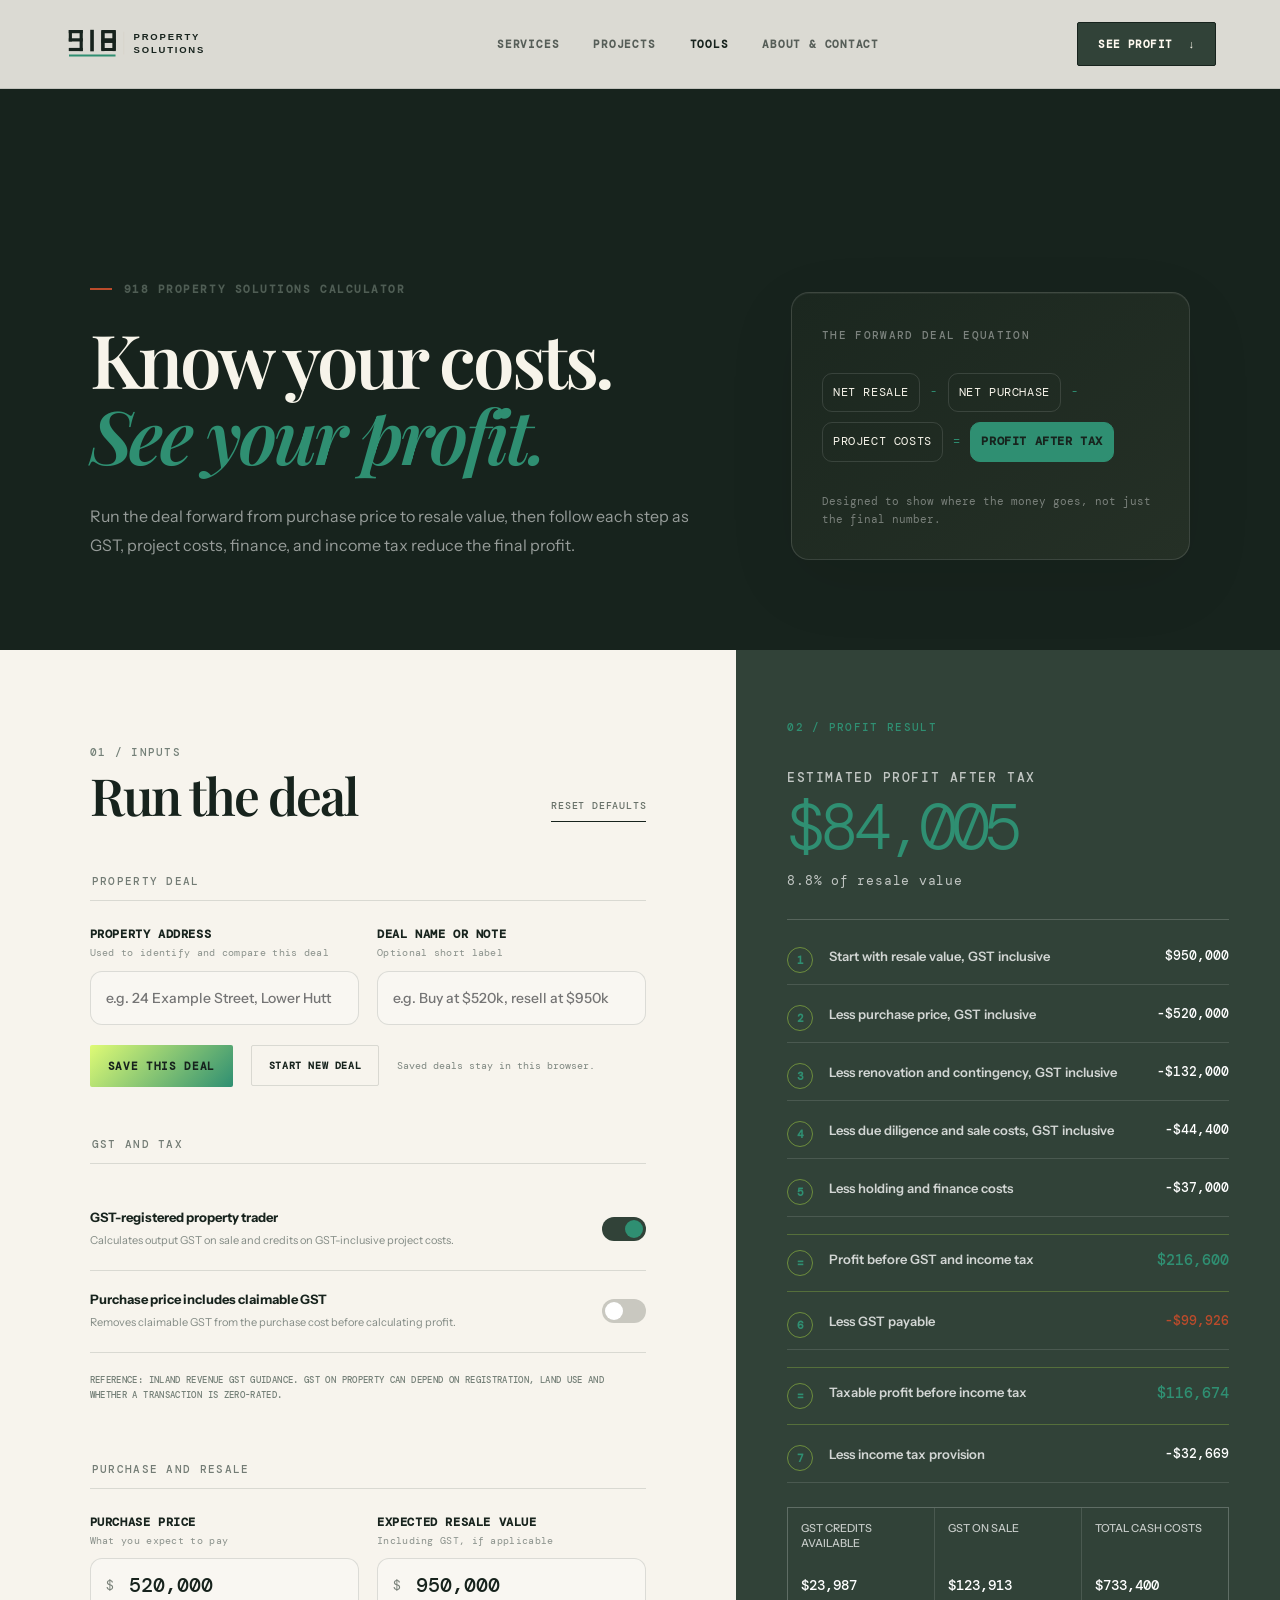
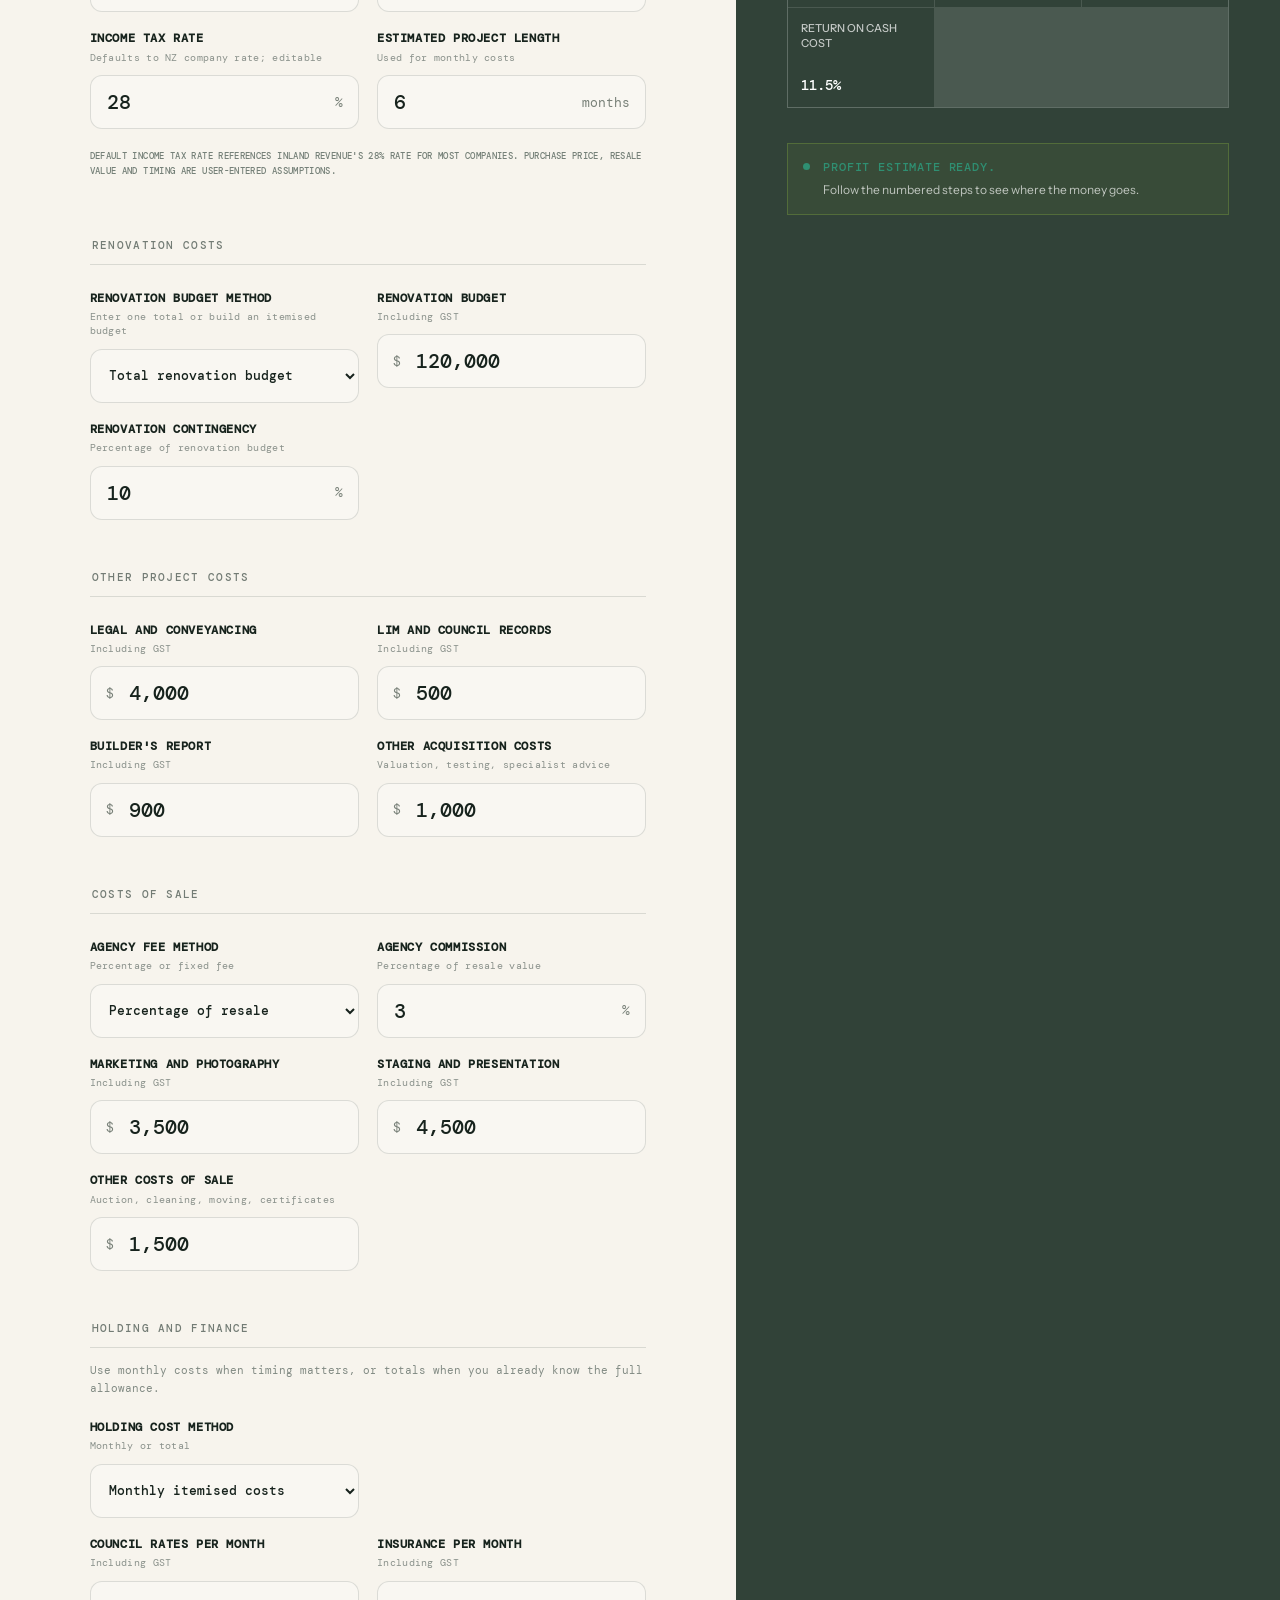
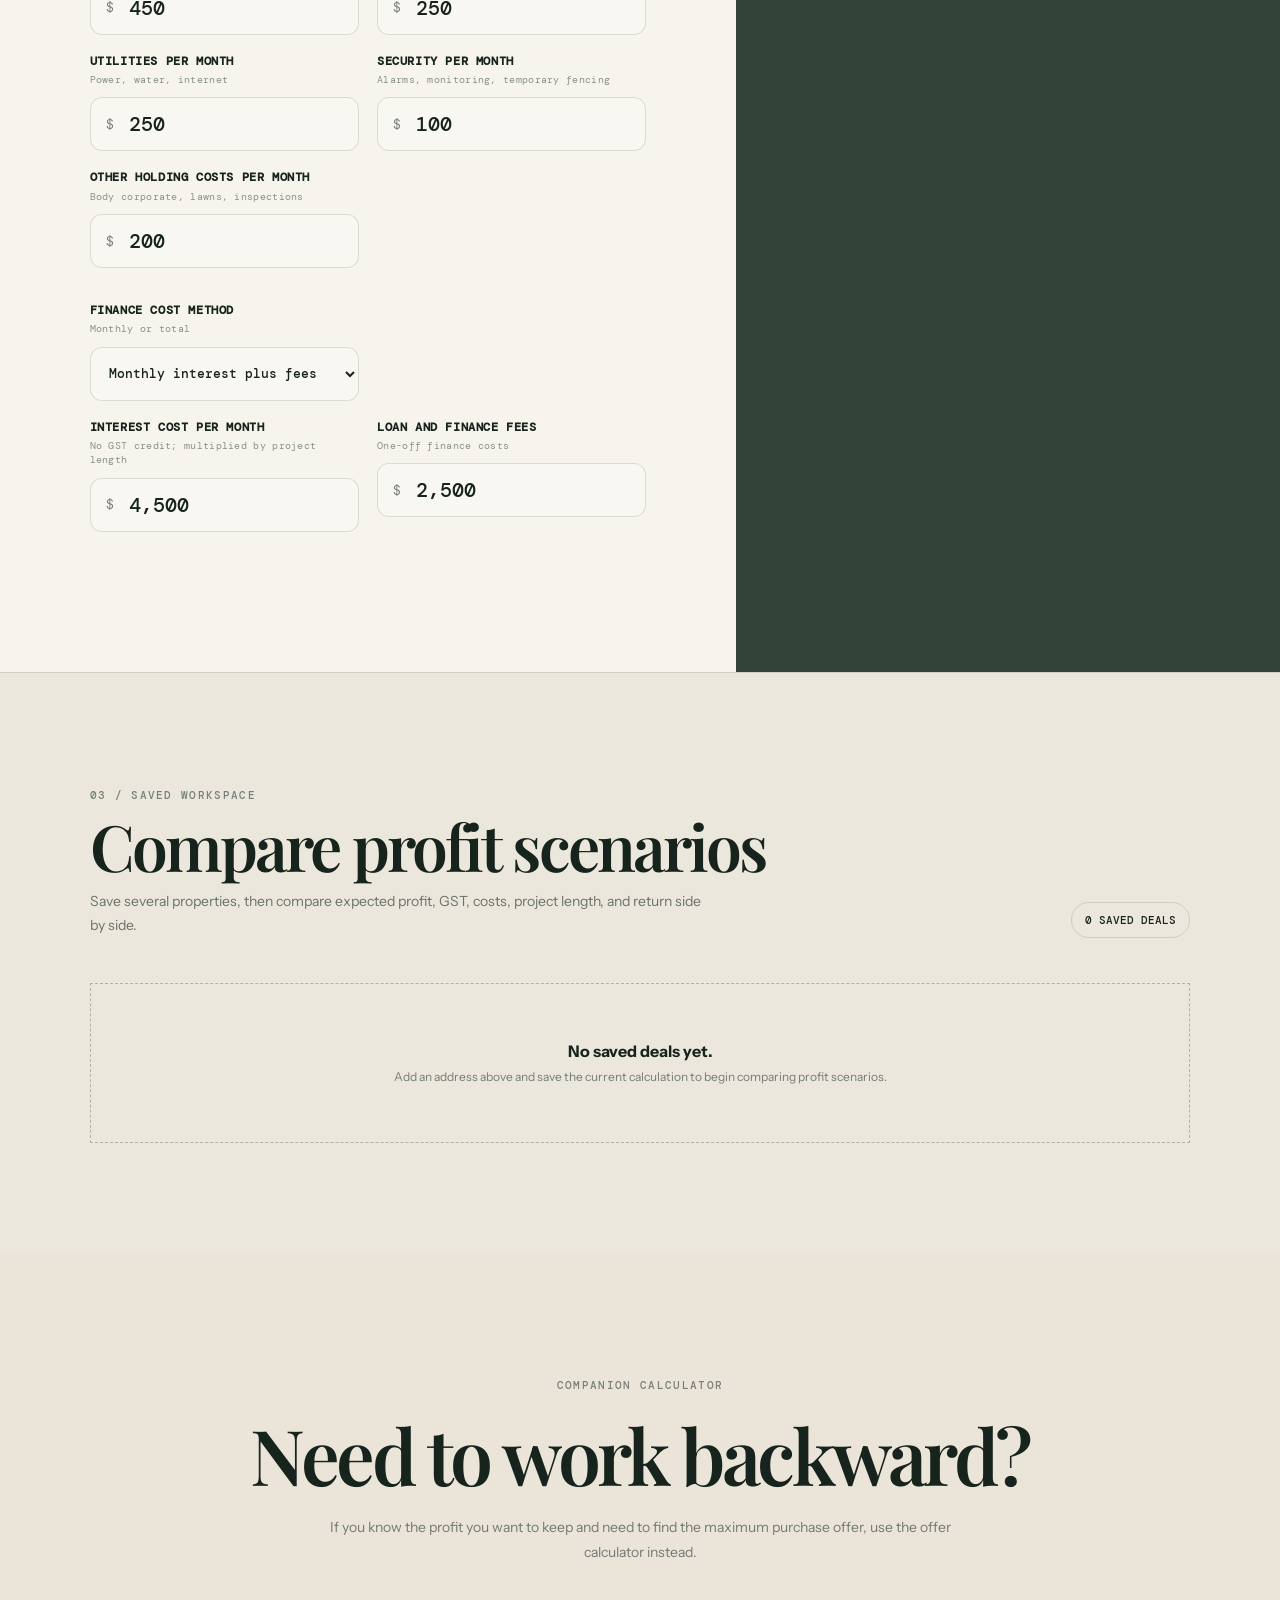
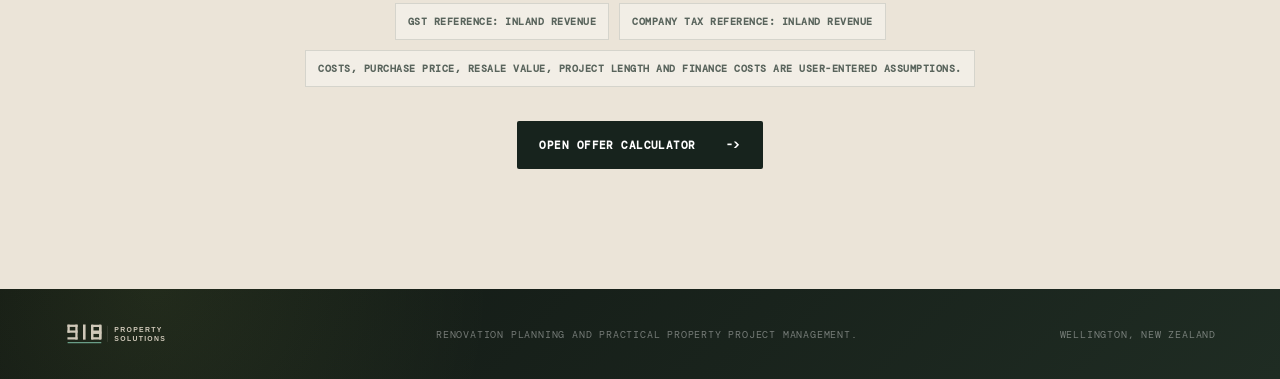
<file: profit-calculator.html>
<!DOCTYPE html>
<html lang="en">
<head>
  <meta charset="UTF-8">
  <meta name="viewport" content="width=device-width, initial-scale=1.0">
  <meta name="description" content="NZ property profit calculator: estimate flip profit after purchase price, resale value, GST, income tax, renovation budget, finance and holding costs.">
  <meta name="robots" content="index, follow">
  <meta name="theme-color" content="#121914">
  <meta property="og:title" content="NZ Property Profit Calculator | 918 Property Solutions">
  <meta property="og:description" content="Estimate NZ property flip profit after GST, tax, sale costs, holding costs, finance and renovation budget.">
  <meta property="og:type" content="website">
  <meta property="og:url" content="https://918propertysolutions.co.nz/profit-calculator">
  <meta property="og:image" content="https://918propertysolutions.co.nz/og-image.svg">
  <meta property="og:locale" content="en_NZ">
  <meta name="twitter:card" content="summary_large_image">
  <meta name="twitter:image" content="https://918propertysolutions.co.nz/og-image.svg">
  <title>NZ Property Profit Calculator | 918 Property Solutions</title>
  <link rel="canonical" href="https://918propertysolutions.co.nz/profit-calculator">
  <link rel="icon" href="favicon.svg?v=20260815b" type="image/svg+xml">
  <link rel="manifest" href="site.webmanifest">
  <link rel="preconnect" href="https://fonts.googleapis.com">
  <link rel="preconnect" href="https://fonts.gstatic.com" crossorigin>
  <link href="https://fonts.googleapis.com/css2?family=DM+Mono:wght@300;400;500&family=Instrument+Sans:ital,wght@0,400..800;1,400..700&family=Playfair+Display:ital,wght@0,500..800;1,500..800&display=swap" rel="stylesheet">
  <link rel="stylesheet" href="styles.css?v=20260815">
  <link rel="stylesheet" href="flip-calculator.css?v=20260708">
  <link rel="stylesheet" href="profit-calculator.css?v=20260708">
</head>
<body class="flip-page profit-page">
  <header class="site-header flip-header">
    <a class="brand" href="index.html" aria-label="918 Property Solutions home">
      <img class="site-logo" src="logo-assets/918-logo-website-simple.svg" alt="918 Property Solutions">
    </a>
    <nav class="main-nav" aria-label="Main navigation">
      <a href="index.html#services">Services</a>
      <a href="projects.html">Projects</a>
      <a class="active" href="index.html#calculator">Tools</a>
      <a href="contact.html">About &amp; Contact</a>
    </nav>
    <a class="header-cta" href="#profit-result">See profit <span>↓</span></a>
  </header>

  <main>
    <section class="flip-hero">
      <div class="flip-hero-copy">
        <div class="eyebrow"><span></span> 918 Property Solutions calculator</div>
        <h1>Know your costs.<br><em>See your profit.</em></h1>
        <p>Run the deal forward from purchase price to resale value, then follow each step as GST, project costs, finance, and income tax reduce the final profit.</p>
      </div>
      <div class="formula-card">
        <span class="label">The forward deal equation</span>
        <div class="formula">
          <span>Net resale</span><b>-</b><span>Net purchase</span><b>-</b>
          <span>Project costs</span><b>=</b><strong>Profit after tax</strong>
        </div>
        <p>Designed to show where the money goes, not just the final number.</p>
      </div>
    </section>

    <section class="flip-workbench">
      <form class="flip-form" id="profitForm">
        <div class="form-heading">
          <div><span class="step">01 / Inputs</span><h2>Run the deal</h2></div>
          <button type="reset" class="reset-button">Reset defaults</button>
        </div>

        <fieldset class="deal-identity">
          <legend>Property deal</legend>
          <div class="field-grid">
            <label><span>Property address <small>Used to identify and compare this deal</small></span><div class="text-field"><input id="propertyAddress" type="text" placeholder="e.g. 24 Example Street, Lower Hutt"></div></label>
            <label><span>Deal name or note <small>Optional short label</small></span><div class="text-field"><input id="dealName" type="text" placeholder="e.g. Buy at $520k, resell at $950k"></div></label>
          </div>
          <div class="save-actions">
            <button class="save-button" id="saveDeal" type="button">Save this deal</button>
            <button class="new-deal-button" id="newDeal" type="button">Start new deal</button>
            <span id="saveMessage" aria-live="polite">Saved deals stay in this browser.</span>
          </div>
        </fieldset>

        <fieldset class="tax-fieldset">
          <legend>GST and tax</legend>
          <div class="toggle-row">
            <div><strong>GST-registered property trader</strong><span>Calculates output GST on sale and credits on GST-inclusive project costs.</span></div>
            <label class="switch"><input id="gstRegistered" type="checkbox" aria-label="GST-registered property trader" checked><span></span></label>
          </div>
          <div class="toggle-row" id="purchaseGstRow">
            <div><strong>Purchase price includes claimable GST</strong><span>Removes claimable GST from the purchase cost before calculating profit.</span></div>
            <label class="switch"><input id="purchaseGstClaimable" type="checkbox" aria-label="Purchase price includes claimable GST"><span></span></label>
          </div>
          <p class="source-note form-source">Reference: Inland Revenue GST guidance. GST on property can depend on registration, land use and whether a transaction is zero-rated.</p>
        </fieldset>

        <fieldset>
          <legend>Purchase and resale</legend>
          <div class="field-grid">
            <label class="money-field"><span>Purchase price <small>What you expect to pay</small></span><div><i>$</i><input id="purchasePrice" type="number" min="0" step="1000" value="520000"></div></label>
            <label class="money-field"><span>Expected resale value <small>Including GST, if applicable</small></span><div><i>$</i><input id="resaleValue" type="number" min="0" step="1000" value="950000"></div></label>
            <label><span>Income tax rate <small>Defaults to NZ company rate; editable</small></span><div class="suffix-field"><input id="incomeTaxRate" type="number" min="0" max="90" step="0.5" value="28"><i>%</i></div></label>
            <label><span>Estimated project length <small>Used for monthly costs</small></span><div class="suffix-field"><input id="projectMonths" type="number" min="1" max="60" step="1" value="6"><i>months</i></div></label>
          </div>
          <p class="source-note form-source">Default income tax rate references Inland Revenue's 28% rate for most companies. Purchase price, resale value and timing are user-entered assumptions.</p>
        </fieldset>

        <fieldset>
          <legend>Renovation costs</legend>
          <div class="field-grid">
            <label class="select-field"><span>Renovation budget method <small>Enter one total or build an itemised budget</small></span><div><select id="renovationBudgetMode"><option value="total">Total renovation budget</option><option value="itemised">Itemised renovation budget</option></select></div></label>
            <label class="money-field" id="renovationTotalField"><span>Renovation budget <small>Including GST</small></span><div><i>$</i><input id="renovationCost" type="number" min="0" step="1000" value="120000"></div></label>
            <label><span>Renovation contingency <small>Percentage of renovation budget</small></span><div class="suffix-field"><input id="contingencyRate" type="number" min="0" max="100" step="1" value="10"><i>%</i></div></label>
          </div>
          <div class="itemised-renovation is-hidden" id="itemisedRenovation">
            <div class="itemised-heading">
              <div><strong>Itemised renovation planner</strong><span>All amounts include GST</span></div>
              <p>Subtotal <b id="renovationSubtotal">$0</b></p>
            </div>
            <div class="field-grid renovation-grid">
              <label class="money-field"><span>Design and consents</span><div><i>$</i><input id="renoDesign" type="number" min="0" step="500" value="5000"></div></label>
              <label class="money-field"><span>Demolition and disposal</span><div><i>$</i><input id="renoDemolition" type="number" min="0" step="500" value="7000"></div></label>
              <label class="money-field"><span>Building and carpentry</span><div><i>$</i><input id="renoBuilding" type="number" min="0" step="1000" value="28000"></div></label>
              <label class="money-field"><span>Plumbing</span><div><i>$</i><input id="renoPlumbing" type="number" min="0" step="500" value="8000"></div></label>
              <label class="money-field"><span>Electrical</span><div><i>$</i><input id="renoElectrical" type="number" min="0" step="500" value="7000"></div></label>
              <label class="money-field"><span>Kitchen</span><div><i>$</i><input id="renoKitchen" type="number" min="0" step="1000" value="18000"></div></label>
              <label class="money-field"><span>Bathrooms</span><div><i>$</i><input id="renoBathrooms" type="number" min="0" step="1000" value="16000"></div></label>
              <label class="money-field"><span>Flooring</span><div><i>$</i><input id="renoFlooring" type="number" min="0" step="500" value="7000"></div></label>
              <label class="money-field"><span>Painting and decorating</span><div><i>$</i><input id="renoPainting" type="number" min="0" step="500" value="9000"></div></label>
              <label class="money-field"><span>Exterior and roofing</span><div><i>$</i><input id="renoExterior" type="number" min="0" step="500" value="7000"></div></label>
              <label class="money-field"><span>Landscaping</span><div><i>$</i><input id="renoLandscaping" type="number" min="0" step="500" value="4000"></div></label>
              <label class="money-field"><span>Other renovation costs</span><div><i>$</i><input id="renoOther" type="number" min="0" step="500" value="4000"></div></label>
            </div>
          </div>
        </fieldset>

        <fieldset>
          <legend>Other project costs</legend>
          <div class="field-grid">
            <label class="money-field"><span>Legal and conveyancing <small>Including GST</small></span><div><i>$</i><input id="legalCost" type="number" min="0" step="100" value="4000"></div></label>
            <label class="money-field"><span>LIM and council records <small>Including GST</small></span><div><i>$</i><input id="limCost" type="number" min="0" step="100" value="500"></div></label>
            <label class="money-field"><span>Builder's report <small>Including GST</small></span><div><i>$</i><input id="buildersReportCost" type="number" min="0" step="100" value="900"></div></label>
            <label class="money-field"><span>Other acquisition costs <small>Valuation, testing, specialist advice</small></span><div><i>$</i><input id="otherAcquisitionCost" type="number" min="0" step="100" value="1000"></div></label>
          </div>
        </fieldset>

        <fieldset>
          <legend>Costs of sale</legend>
          <div class="field-grid">
            <label class="select-field"><span>Agency fee method <small>Percentage or fixed fee</small></span><div><select id="agencyFeeMode"><option value="percent">Percentage of resale</option><option value="fixed">Fixed dollar fee</option></select></div></label>
            <label id="agencyPercentField"><span>Agency commission <small>Percentage of resale value</small></span><div class="suffix-field"><input id="sellingRate" type="number" min="0" max="20" step="0.1" value="3"><i>%</i></div></label>
            <label class="money-field is-hidden" id="agencyFixedField"><span>Fixed agency fee <small>Including GST</small></span><div><i>$</i><input id="sellingFixed" type="number" min="0" step="500" value="25000"></div></label>
            <label class="money-field"><span>Marketing and photography <small>Including GST</small></span><div><i>$</i><input id="marketingCost" type="number" min="0" step="100" value="3500"></div></label>
            <label class="money-field"><span>Staging and presentation <small>Including GST</small></span><div><i>$</i><input id="stagingCost" type="number" min="0" step="100" value="4500"></div></label>
            <label class="money-field"><span>Other costs of sale <small>Auction, cleaning, moving, certificates</small></span><div><i>$</i><input id="otherSaleCost" type="number" min="0" step="100" value="1500"></div></label>
          </div>
        </fieldset>

        <fieldset>
          <legend>Holding and finance</legend>
          <p class="fieldset-note">Use monthly costs when timing matters, or totals when you already know the full allowance.</p>
          <div class="field-grid">
            <label class="select-field"><span>Holding cost method <small>Monthly or total</small></span><div><select id="holdingCostMode"><option value="monthly">Monthly itemised costs</option><option value="total">Total holding cost</option></select></div></label>
            <label class="money-field is-hidden" id="holdingTotalField"><span>Total holding costs <small>Including GST where applicable</small></span><div><i>$</i><input id="holdingTotalCost" type="number" min="0" step="500" value="7500"></div></label>
          </div>
          <div class="field-grid" id="holdingMonthlyFields">
            <label class="money-field"><span>Council rates per month <small>Including GST</small></span><div><i>$</i><input id="ratesMonthly" type="number" min="0" step="50" value="450"></div></label>
            <label class="money-field"><span>Insurance per month <small>Including GST</small></span><div><i>$</i><input id="insuranceMonthly" type="number" min="0" step="50" value="250"></div></label>
            <label class="money-field"><span>Utilities per month <small>Power, water, internet</small></span><div><i>$</i><input id="utilitiesMonthly" type="number" min="0" step="50" value="250"></div></label>
            <label class="money-field"><span>Security per month <small>Alarms, monitoring, temporary fencing</small></span><div><i>$</i><input id="securityMonthly" type="number" min="0" step="50" value="100"></div></label>
            <label class="money-field"><span>Other holding costs per month <small>Body corporate, lawns, inspections</small></span><div><i>$</i><input id="otherHoldingMonthly" type="number" min="0" step="50" value="200"></div></label>
          </div>
          <div class="field-grid finance-spacer">
            <label class="select-field"><span>Finance cost method <small>Monthly or total</small></span><div><select id="financeCostMode"><option value="monthly">Monthly interest plus fees</option><option value="total">Total finance cost</option></select></div></label>
            <label class="money-field is-hidden" id="financeTotalField"><span>Total finance and interest cost <small>No GST credit assumed</small></span><div><i>$</i><input id="financeTotalCost" type="number" min="0" step="500" value="29500"></div></label>
          </div>
          <div class="field-grid" id="financeMonthlyFields">
            <label class="money-field"><span>Interest cost per month <small>No GST credit; multiplied by project length</small></span><div><i>$</i><input id="interestMonthly" type="number" min="0" step="100" value="4500"></div></label>
            <label class="money-field"><span>Loan and finance fees <small>One-off finance costs</small></span><div><i>$</i><input id="financeFees" type="number" min="0" step="100" value="2500"></div></label>
          </div>
        </fieldset>
      </form>

      <aside class="offer-result profit-result" id="profit-result">
        <div class="result-sticky">
          <span class="step">02 / Profit result</span>
          <p class="result-kicker">Estimated profit after tax</p>
          <strong id="afterTaxProfit">$0</strong>
          <span class="offer-ratio" id="profitMargin">0% of resale value</span>
          <div class="offer-rule"></div>
          <div class="profit-steps">
            <div class="profit-step"><span>1</span><p><b>Start with resale value, GST inclusive</b><small id="stepResale">$0</small></p></div>
            <div class="profit-step"><span>2</span><p><b>Less purchase price, GST inclusive</b><small id="stepPurchase">-$0</small></p></div>
            <div class="profit-step"><span>3</span><p><b>Less renovation and contingency, GST inclusive</b><small id="stepRenovation">-$0</small></p></div>
            <div class="profit-step"><span>4</span><p><b>Less due diligence and sale costs, GST inclusive</b><small id="stepTransaction">-$0</small></p></div>
            <div class="profit-step"><span>5</span><p><b>Less holding and finance costs</b><small id="stepCarry">-$0</small></p></div>
            <div class="profit-step subtotal"><span>=</span><p><b>Profit before GST and income tax</b><small id="profitBeforeGstTax">$0</small></p></div>
            <div class="profit-step gst-step"><span>6</span><p><b id="stepGstLabel">GST payable/refund</b><small id="stepGstWashup">$0</small></p></div>
            <div class="profit-step subtotal"><span>=</span><p><b>Taxable profit before income tax</b><small id="taxableProfit">$0</small></p></div>
            <div class="profit-step"><span>7</span><p><b>Less income tax provision</b><small id="incomeTaxOutput">-$0</small></p></div>
          </div>
          <div class="tax-summary">
            <div><span>GST credits available</span><b id="gstCreditsOutput">$0</b></div>
            <div><span>GST on sale</span><b id="saleGstSummary">$0</b></div>
            <div><span>Total cash costs</span><b id="totalCostsOutput">$0</b></div>
            <div><span>Return on cash cost</span><b id="roiOutput">0%</b></div>
          </div>
          <div class="result-alert" id="resultAlert">
            <i></i><p><strong>Profit estimate ready.</strong><span>Follow the numbered steps to see where the money goes.</span></p>
          </div>
        </div>
      </aside>
    </section>

    <section class="saved-deals" id="saved-deals">
      <div class="saved-deals-heading">
        <div>
          <span class="step">03 / Saved workspace</span>
          <h2>Compare profit scenarios</h2>
          <p>Save several properties, then compare expected profit, GST, costs, project length, and return side by side.</p>
        </div>
        <span class="saved-count" id="savedCount">0 saved deals</span>
      </div>
      <div class="empty-deals" id="emptyDeals">
        <strong>No saved deals yet.</strong>
        <span>Add an address above and save the current calculation to begin comparing profit scenarios.</span>
      </div>
      <div class="comparison-wrap is-hidden" id="comparisonWrap">
        <table class="comparison-table">
          <thead><tr id="comparisonHead"><th>Metric</th></tr></thead>
          <tbody id="comparisonBody"></tbody>
        </table>
      </div>
    </section>

    <section class="flip-notes">
      <span class="label">Companion calculator</span>
      <h2>Need to work backward?</h2>
      <p>If you know the profit you want to keep and need to find the maximum purchase offer, use the offer calculator instead.</p>
      <div class="calculator-source-list">
        <a href="https://www.ird.govt.nz/gst" target="_blank" rel="noopener">GST reference: Inland Revenue</a>
        <a href="https://www.ird.govt.nz/income-tax/income-tax-for-businesses-and-organisations/tax-rates-for-businesses" target="_blank" rel="noopener">Company tax reference: Inland Revenue</a>
        <span>Costs, purchase price, resale value, project length and finance costs are user-entered assumptions.</span>
      </div>
      <a class="button button-light" href="flip-calculator.html">Open offer calculator <span>-></span></a>
    </section>
  </main>

  <footer>
    <a class="brand brand-footer" href="index.html"><img class="site-logo footer-logo" src="logo-assets/918-logo-website-simple-footer.svg" alt="918 Property Solutions"></a>
    <p>Renovation planning and practical property project management.</p><span>WELLINGTON, NEW ZEALAND</span>
  </footer>
  <script src="profit-calculator.js?v=20260708"></script>
</body>
</html>
</file>
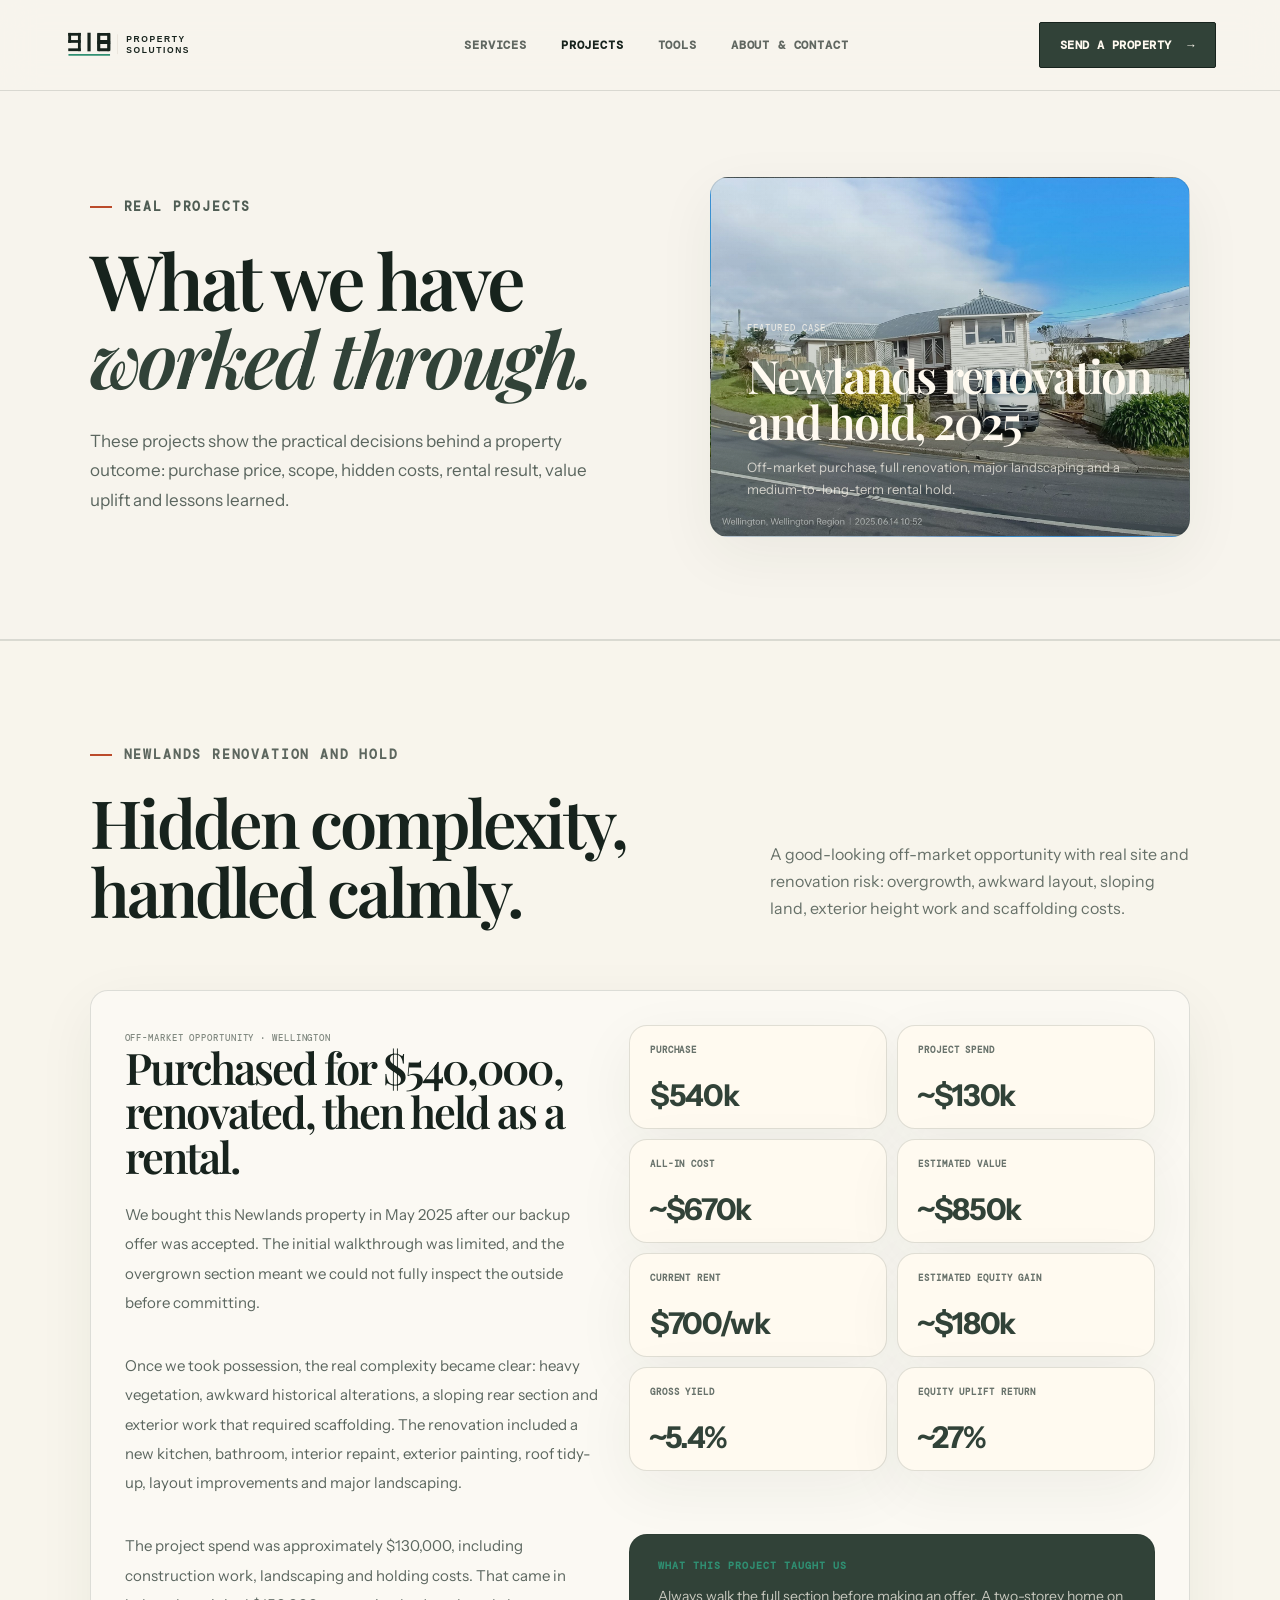
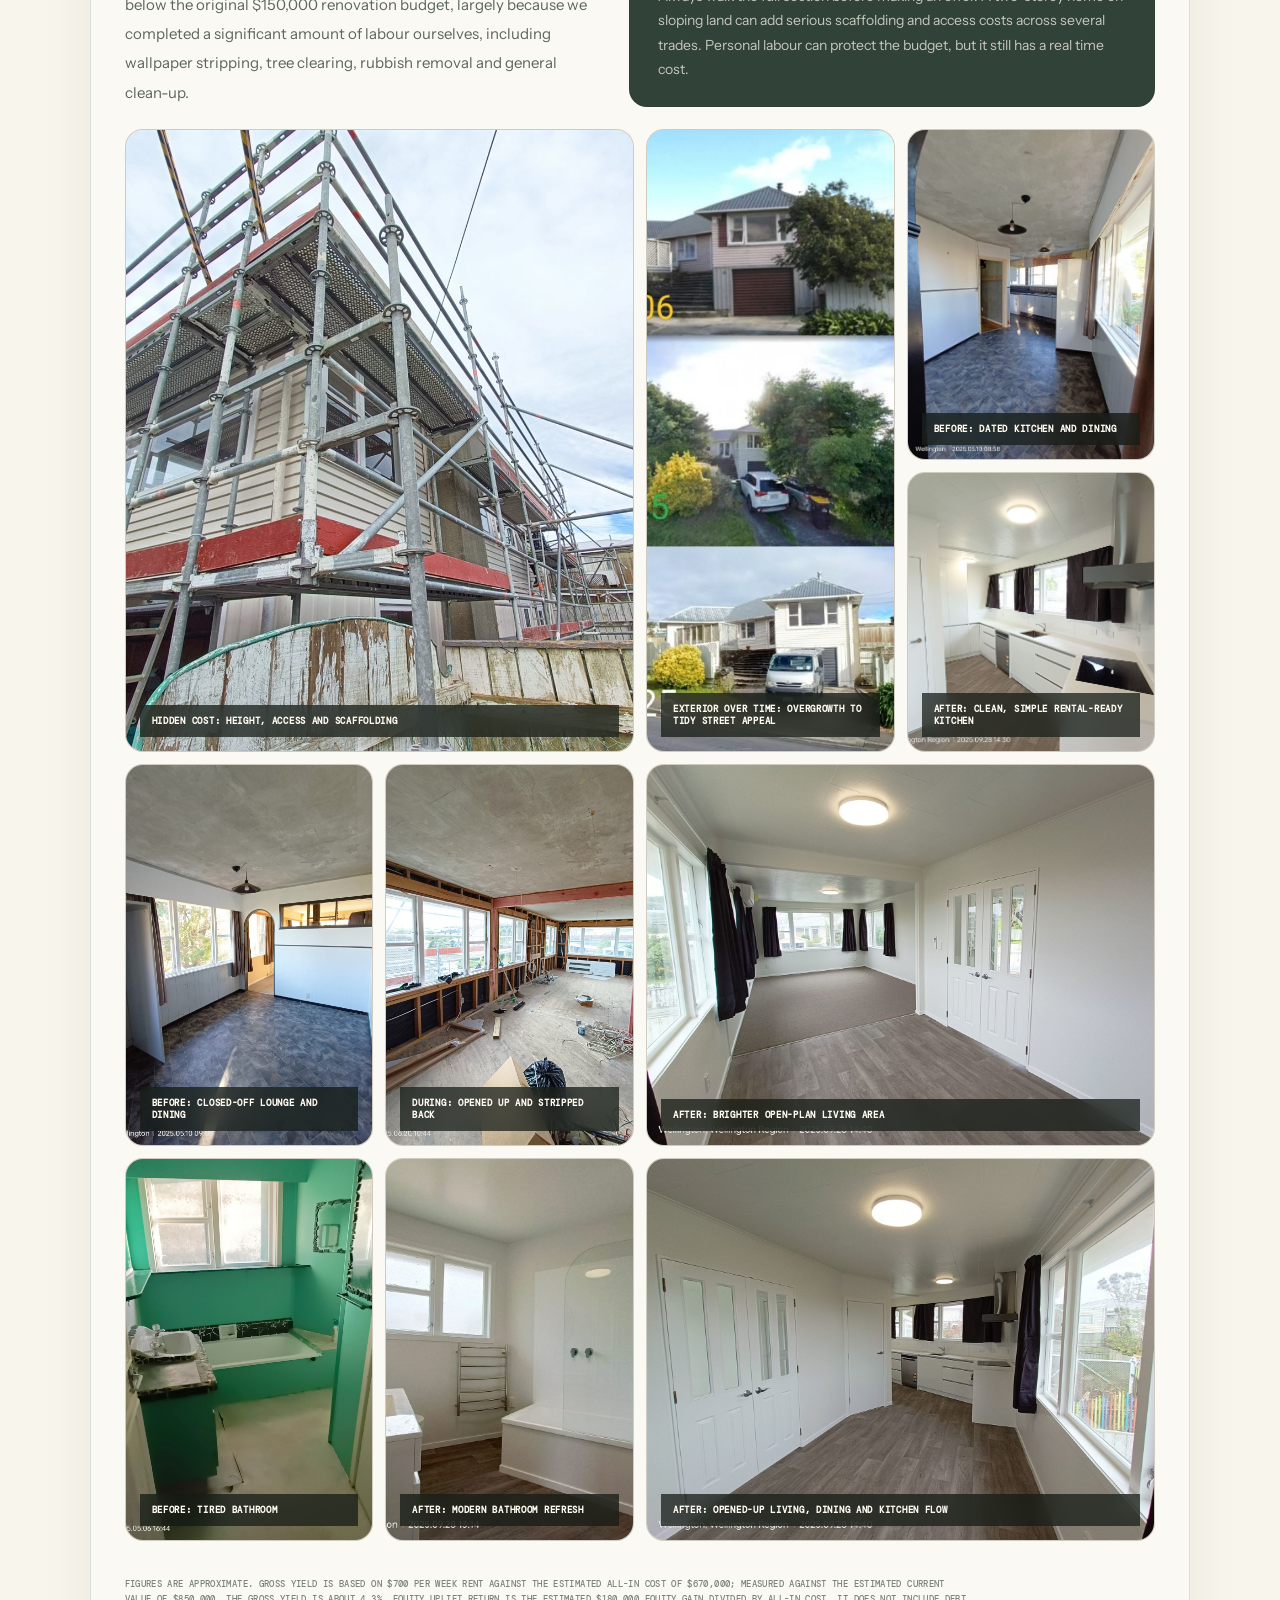
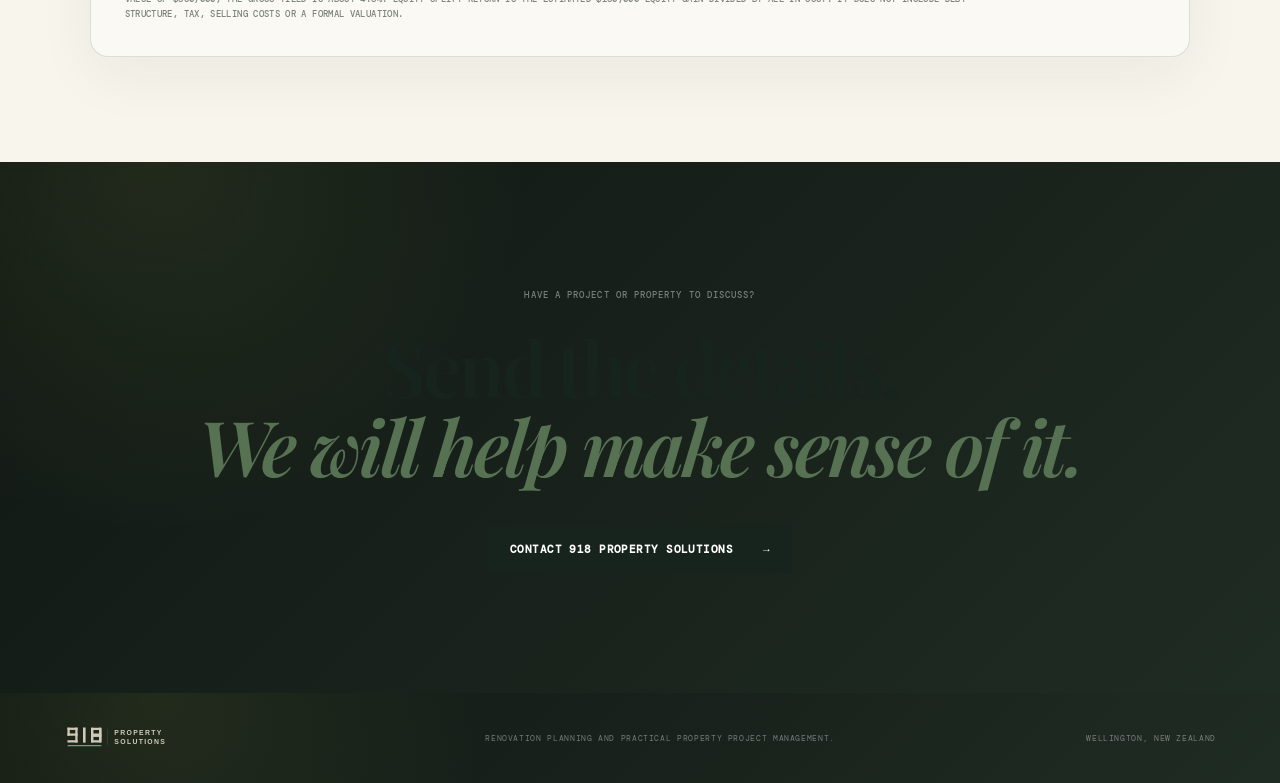
<file: projects.html>
<!DOCTYPE html>
<html lang="en">
<head>
  <meta charset="UTF-8">
  <meta name="viewport" content="width=device-width, initial-scale=1.0">
  <meta name="description" content="Real 918 Property Solutions projects, including renovation, hold, rental improvement and property project management case studies in Wellington.">
  <meta name="robots" content="index, follow">
  <meta name="theme-color" content="#121914">
  <meta property="og:title" content="Projects | 918 Property Solutions">
  <meta property="og:description" content="Real Wellington property renovation and hold projects from 918 Property Solutions.">
  <meta property="og:type" content="website">
  <meta property="og:url" content="https://918propertysolutions.co.nz/projects">
  <meta property="og:image" content="https://918propertysolutions.co.nz/og-image.svg">
  <meta property="og:locale" content="en_NZ">
  <meta name="twitter:card" content="summary_large_image">
  <meta name="twitter:image" content="https://918propertysolutions.co.nz/og-image.svg">
  <title>Projects | 918 Property Solutions</title>
  <link rel="canonical" href="https://918propertysolutions.co.nz/projects">
  <link rel="icon" href="favicon.svg?v=20260815b" type="image/svg+xml">
  <link rel="manifest" href="site.webmanifest">
  <link rel="preconnect" href="https://fonts.googleapis.com">
  <link rel="preconnect" href="https://fonts.gstatic.com" crossorigin>
  <link href="https://fonts.googleapis.com/css2?family=DM+Mono:wght@300;400;500&family=Instrument+Sans:ital,wght@0,400..800;1,400..700&family=Playfair+Display:ital,wght@0,500..800;1,500..800&display=swap" rel="stylesheet">
  <link rel="stylesheet" href="styles.css?v=20260815">
</head>
<body>
  <header class="site-header contact-header">
    <a class="brand" href="index.html" aria-label="918 Property Solutions home">
      <img class="site-logo" src="logo-assets/918-logo-website-simple.svg" alt="918 Property Solutions">
    </a>
    <nav class="main-nav" aria-label="Main navigation">
      <a href="index.html#services">Services</a>
      <a class="active" href="projects.html">Projects</a>
      <a href="index.html#calculator">Tools</a>
      <a href="contact.html">About &amp; Contact</a>
    </nav>
    <a class="header-cta" href="contact.html?source=website-projects-header#property-form">Send a property <span>&rarr;</span></a>
  </header>

  <main id="top">
    <section class="projects-hero">
      <div>
        <div class="eyebrow"><span></span> Real projects</div>
        <h1>What we have<br><em>worked through.</em></h1>
        <p>These projects show the practical decisions behind a property outcome: purchase price, scope, hidden costs, rental result, value uplift and lessons learned.</p>
      </div>
      <aside class="projects-hero-card">
        <span class="label">Featured case</span>
        <strong>Newlands renovation and hold, 2025</strong>
        <p>Off-market purchase, full renovation, major landscaping and a medium-to-long-term rental hold.</p>
      </aside>
    </section>

    <section class="section case-study-section" id="newlands-renovation-hold-2025">
      <div class="section-heading">
        <div>
          <div class="eyebrow eyebrow-dark"><span></span> Newlands renovation and hold</div>
          <h2>Hidden complexity,<br>handled calmly.</h2>
        </div>
        <p>A good-looking off-market opportunity with real site and renovation risk: overgrowth, awkward layout, sloping land, exterior height work and scaffolding costs.</p>
      </div>

      <div class="case-study-card">
        <div class="case-study-copy">
          <span class="source-label">Off-market opportunity · Wellington</span>
          <h3>Purchased for $540,000, renovated, then held as a rental.</h3>
          <p>We bought this Newlands property in May 2025 after our backup offer was accepted. The initial walkthrough was limited, and the overgrown section meant we could not fully inspect the outside before committing.</p>
          <p>Once we took possession, the real complexity became clear: heavy vegetation, awkward historical alterations, a sloping rear section and exterior work that required scaffolding. The renovation included a new kitchen, bathroom, interior repaint, exterior painting, roof tidy-up, layout improvements and major landscaping.</p>
          <p>The project spend was approximately $130,000, including construction work, landscaping and holding costs. That came in below the original $150,000 renovation budget, largely because we completed a significant amount of labour ourselves, including wallpaper stripping, tree clearing, rubbish removal and general clean-up.</p>
        </div>

        <div class="case-side">
          <div class="case-metrics" aria-label="Newlands project numbers">
            <div><span>Purchase</span><strong>$540k</strong></div>
            <div><span>Project spend</span><strong>~$130k</strong></div>
            <div><span>All-in cost</span><strong>~$670k</strong></div>
            <div><span>Estimated value</span><strong>~$850k</strong></div>
            <div><span>Current rent</span><strong>$700/wk</strong></div>
            <div><span>Estimated equity gain</span><strong>~$180k</strong></div>
            <div><span>Gross yield</span><strong>~5.4%</strong></div>
            <div><span>Equity uplift return</span><strong>~27%</strong></div>
          </div>

          <div class="case-lesson">
            <strong>What this project taught us</strong>
            <p>Always walk the full section before making an offer. A two-storey home on sloping land can add serious scaffolding and access costs across several trades. Personal labour can protect the budget, but it still has a real time cost.</p>
          </div>
        </div>

        <div class="case-gallery" aria-label="Newlands renovation before and after photos">
          <figure class="case-photo case-photo-large">
            <img src="assets/case-studies/newlands-2025/newlands-scaffold.jpg" alt="Scaffolding around the Newlands property during exterior renovation">
            <figcaption>Hidden cost: height, access and scaffolding</figcaption>
          </figure>
          <figure class="case-photo case-photo-tall">
            <img src="assets/case-studies/newlands-2025/newlands-section-over-time.jpg" alt="Exterior time sequence showing the Newlands section overgrown before renovation and tidier after renovation">
            <figcaption>Exterior over time: overgrowth to tidy street appeal</figcaption>
          </figure>
          <figure class="case-photo">
            <img src="assets/case-studies/newlands-2025/newlands-dining-kitchen-before.jpg" alt="Kitchen and dining area before the Newlands renovation">
            <figcaption>Before: dated kitchen and dining</figcaption>
          </figure>
          <figure class="case-photo">
            <img src="assets/case-studies/newlands-2025/newlands-kitchen-after.jpg" alt="Finished white kitchen after the Newlands renovation">
            <figcaption>After: clean, simple rental-ready kitchen</figcaption>
          </figure>
          <figure class="case-photo">
            <img src="assets/case-studies/newlands-2025/newlands-lounge-before-wide.jpg" alt="Lounge and dining area before the wall was removed">
            <figcaption>Before: closed-off lounge and dining</figcaption>
          </figure>
          <figure class="case-photo">
            <img src="assets/case-studies/newlands-2025/newlands-lounge-mid.jpg" alt="Lounge and dining area mid-renovation with wall linings removed">
            <figcaption>During: opened up and stripped back</figcaption>
          </figure>
          <figure class="case-photo case-photo-wide">
            <img src="assets/case-studies/newlands-2025/newlands-lounge-after-wide.jpg" alt="Finished open lounge and dining area after the renovation">
            <figcaption>After: brighter open-plan living area</figcaption>
          </figure>
          <figure class="case-photo">
            <img src="assets/case-studies/newlands-2025/newlands-bathroom-before.jpg" alt="Bathroom before the Newlands renovation">
            <figcaption>Before: tired bathroom</figcaption>
          </figure>
          <figure class="case-photo">
            <img src="assets/case-studies/newlands-2025/newlands-bathroom-after.jpg" alt="Finished bathroom after the Newlands renovation">
            <figcaption>After: modern bathroom refresh</figcaption>
          </figure>
          <figure class="case-photo case-photo-wide">
            <img src="assets/case-studies/newlands-2025/newlands-dining-after.jpg" alt="Finished open dining and kitchen area after the Newlands renovation">
            <figcaption>After: opened-up living, dining and kitchen flow</figcaption>
          </figure>
        </div>

        <small class="source-note case-note">Figures are approximate. Gross yield is based on $700 per week rent against the estimated all-in cost of $670,000; measured against the estimated current value of $850,000, the gross yield is about 4.3%. Equity uplift return is the estimated $180,000 equity gain divided by all-in cost. It does not include debt structure, tax, selling costs or a formal valuation.</small>
      </div>
    </section>

    <section class="closing">
      <span class="label">Have a project or property to discuss?</span>
      <h2>Send the details.<br><em>We will help make sense of it.</em></h2>
      <a class="button button-light" href="contact.html?source=website-projects-footer#property-form">Contact 918 Property Solutions <span>&rarr;</span></a>
    </section>
  </main>

  <footer>
    <a class="brand brand-footer" href="index.html">
      <img class="site-logo footer-logo" src="logo-assets/918-logo-website-simple-footer.svg" alt="918 Property Solutions">
    </a>
    <p>Renovation planning and practical property project management.</p>
    <span>WELLINGTON, NEW ZEALAND</span>
  </footer>
</body>
</html>
</file>
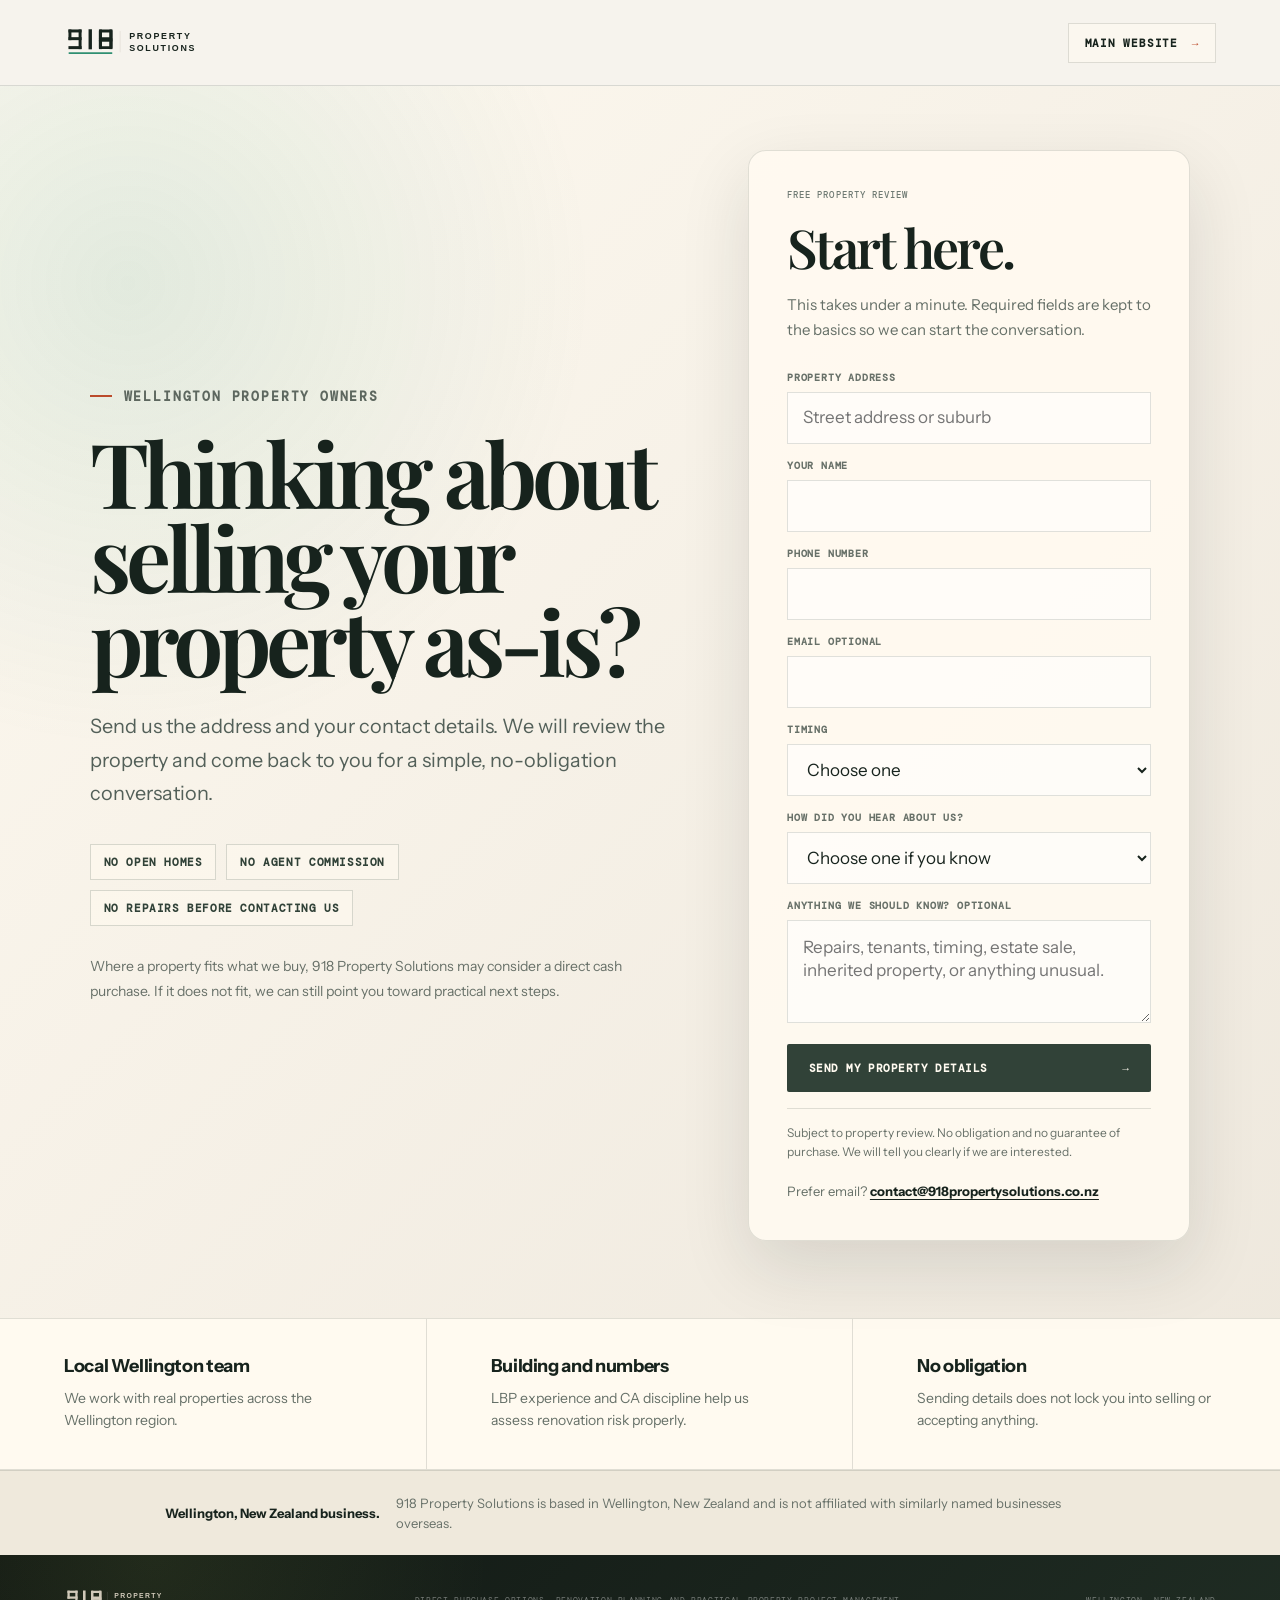
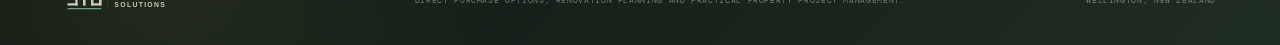
<file: sell.html>
<!DOCTYPE html>
<html lang="en">
<head>
  <meta charset="UTF-8">
  <meta name="viewport" content="width=device-width, initial-scale=1.0">
  <meta name="description" content="Thinking about selling a Wellington, New Zealand property as-is? Send 918 Property Solutions the address for a simple, no-obligation review. Direct purchase may be considered where suitable.">
  <meta name="robots" content="index, follow">
  <meta name="theme-color" content="#f7f4ed">
  <meta property="og:title" content="Sell Your Wellington Property As-Is | 918 Property Solutions NZ">
  <meta property="og:description" content="Wellington, New Zealand owners can send property details for a simple, no-obligation as-is review. Direct purchase may be considered where suitable.">
  <meta property="og:type" content="website">
  <meta property="og:url" content="https://918propertysolutions.co.nz/sell">
  <meta property="og:image" content="https://918propertysolutions.co.nz/og-image.svg">
  <meta property="og:locale" content="en_NZ">
  <meta name="twitter:card" content="summary_large_image">
  <meta name="twitter:title" content="Sell Your Wellington Property As-Is | 918 Property Solutions NZ">
  <meta name="twitter:description" content="Wellington, New Zealand owners can send property details for a simple, no-obligation as-is review.">
  <meta name="twitter:image" content="https://918propertysolutions.co.nz/og-image.svg">
  <title>Sell Your Wellington Property As-Is | 918 Property Solutions NZ</title>
  <link rel="canonical" href="https://918propertysolutions.co.nz/sell">
  <link rel="icon" href="favicon.svg?v=20260815b" type="image/svg+xml">
  <link rel="manifest" href="site.webmanifest">
  <link rel="preconnect" href="https://fonts.googleapis.com">
  <link rel="preconnect" href="https://fonts.gstatic.com" crossorigin>
  <link href="https://fonts.googleapis.com/css2?family=DM+Mono:wght@300;400;500&family=Instrument+Sans:ital,wght@0,400..800;1,400..700&family=Playfair+Display:ital,wght@0,500..800;1,500..800&display=swap" rel="stylesheet">
  <link rel="stylesheet" href="styles.css?v=20260816">
  <script type="application/ld+json">
  {
    "@context": "https://schema.org",
    "@type": "Service",
    "@id": "https://918propertysolutions.co.nz/sell#service",
    "name": "Wellington as-is property review and direct purchase option",
    "serviceType": "As-is property review and selected direct property purchase",
    "provider": {
      "@id": "https://918propertysolutions.co.nz/#organization",
      "@type": "Organization",
      "name": "918 Property Solutions",
      "url": "https://918propertysolutions.co.nz/"
    },
    "areaServed": {
      "@type": "City",
      "name": "Wellington",
      "addressCountry": "NZ"
    },
    "description": "918 Property Solutions reviews selected Wellington, New Zealand properties as-is and may consider a direct purchase where suitable. No obligation and subject to property review and due diligence."
  }
  </script>
</head>
<body class="sell-page">
  <header class="sell-header">
    <a class="brand" href="index.html" aria-label="918 Property Solutions home">
      <img class="site-logo" src="logo-assets/918-logo-website-simple.svg" alt="918 Property Solutions">
    </a>
    <a class="sell-header-link" href="index.html">Main website <span>&rarr;</span></a>
  </header>

  <main>
    <section class="sell-hero">
      <div class="sell-copy">
        <div class="eyebrow eyebrow-dark"><span></span> Wellington property owners</div>
        <h1>Thinking about selling your property as-is?</h1>
        <p>Send us the address and your contact details. We will review the property and come back to you for a simple, no-obligation conversation.</p>
        <div class="sell-points" aria-label="Simple sale benefits">
          <span>No open homes</span>
          <span>No agent commission</span>
          <span>No repairs before contacting us</span>
        </div>
        <p class="sell-note">Where a property fits what we buy, 918 Property Solutions may consider a direct cash purchase. If it does not fit, we can still point you toward practical next steps.</p>
      </div>

      <aside class="contact-card sell-form-card" id="property-form">
        <span class="label">Free property review</span>
        <h2>Start here.</h2>
        <p class="contact-card-intro">This takes under a minute. Required fields are kept to the basics so we can start the conversation.</p>

        <form class="contact-form" action="https://formsubmit.co/contact@918propertysolutions.co.nz" method="POST">
          <input type="hidden" name="_subject" value="New sell-as-is enquiry from 918 Property Solutions landing page">
          <input type="hidden" name="_template" value="table">
          <input type="hidden" name="_captcha" value="false">
          <input type="hidden" name="_next" value="https://918propertysolutions.co.nz/sell?submitted=1">
          <input type="hidden" name="enquiry_channel" value="Website direct">
          <input type="hidden" name="page_source" value="sell landing page">
          <input type="hidden" name="campaign_source" value="direct">
          <input type="hidden" name="lead_source_guess" value="">
          <input type="hidden" name="landing_page_url" value="">
          <input type="hidden" name="referrer_url" value="">
          <input type="hidden" name="device_type" value="">
          <input type="hidden" name="submitted_at" value="">
          <input class="form-honey" type="text" name="_honey" tabindex="-1" autocomplete="off">

          <label class="form-field">
            <span>Property address</span>
            <input type="text" name="property_address" placeholder="Street address or suburb" autocomplete="street-address" required>
          </label>

          <label class="form-field">
            <span>Your name</span>
            <input type="text" name="name" autocomplete="name" required>
          </label>

          <label class="form-field">
            <span>Phone number</span>
            <input type="tel" name="phone" autocomplete="tel" inputmode="tel" required>
          </label>

          <label class="form-field">
            <span>Email optional</span>
            <input type="email" name="email" autocomplete="email" inputmode="email">
          </label>

          <label class="form-field">
            <span>Timing</span>
            <select name="selling_timeframe" required>
              <option value="">Choose one</option>
              <option>As soon as possible</option>
              <option>In 1-3 months</option>
              <option>3+ months away</option>
              <option>Just exploring options</option>
            </select>
          </label>

          <label class="form-field">
            <span>How did you hear about us?</span>
            <select name="how_heard_about_us">
              <option value="">Choose one if you know</option>
              <option>Flyer / letterbox drop</option>
              <option>Facebook</option>
              <option>Google search</option>
              <option>Main website</option>
              <option>Someone referred me</option>
              <option>Other</option>
            </select>
          </label>

          <label class="form-field">
            <span>Anything we should know? optional</span>
            <textarea name="message" rows="3" placeholder="Repairs, tenants, timing, estate sale, inherited property, or anything unusual."></textarea>
          </label>

          <button class="button button-primary contact-submit" type="submit">Send my property details <span>&rarr;</span></button>
        </form>

        <p class="sell-form-disclaimer">Subject to property review. No obligation and no guarantee of purchase. We will tell you clearly if we are interested.</p>
        <p class="contact-success" id="contact-success" hidden>Thanks, your details have been sent. We will review them and come back to you.</p>
        <p class="contact-fallback">Prefer email? <a href="mailto:contact@918propertysolutions.co.nz">contact@918propertysolutions.co.nz</a></p>
      </aside>
    </section>

    <section class="sell-trust-strip" aria-label="Why contact 918 Property Solutions">
      <div>
        <strong>Local Wellington team</strong>
        <span>We work with real properties across the Wellington region.</span>
      </div>
      <div>
        <strong>Building and numbers</strong>
        <span>LBP experience and CA discipline help us assess renovation risk properly.</span>
      </div>
      <div>
        <strong>No obligation</strong>
        <span>Sending details does not lock you into selling or accepting anything.</span>
      </div>
    </section>

    <section class="identity-note" aria-label="Business identity note">
      <strong>Wellington, New Zealand business.</strong>
      <span>918 Property Solutions is based in Wellington, New Zealand and is not affiliated with similarly named businesses overseas.</span>
    </section>
  </main>

  <footer>
    <a class="brand brand-footer" href="index.html">
      <img class="site-logo footer-logo" src="logo-assets/918-logo-website-simple-footer.svg" alt="918 Property Solutions">
    </a>
    <p>Direct purchase options, renovation planning and practical property project management.</p>
    <span>WELLINGTON, NEW ZEALAND</span>
  </footer>

  <script>
    var params = new URLSearchParams(window.location.search);
    var source = params.get('source') || params.get('utm_source') || params.get('utm_campaign');
    var referrer = document.referrer || "";
    var campaignSource = document.querySelector('input[name="campaign_source"]');
    var enquiryChannel = document.querySelector('input[name="enquiry_channel"]');
    var referrerField = document.querySelector('input[name="referrer_url"]');
    var leadSourceGuess = document.querySelector('input[name="lead_source_guess"]');
    var landingPageField = document.querySelector('input[name="landing_page_url"]');
    var deviceField = document.querySelector('input[name="device_type"]');
    var submittedAtField = document.querySelector('input[name="submitted_at"]');
    var cameFromFlyer = /flyer|letterbox|letter-drop|letterdrop|qr/i.test(source || "");
    var cameFromFacebook = params.has("fbclid") || /facebook|fbclid|l\\.facebook|m\\.facebook/i.test(source || "") || /facebook|l\\.facebook|m\\.facebook/i.test(referrer);
    var cameFromGoogle = /google/i.test(source || "") || /google/i.test(referrer);
    var cameFromWebsite = /website|home|main-site/i.test(source || "") || /918propertysolutions\\.co\\.nz/i.test(referrer);
    var sourceGuess = cameFromFlyer ? "Flyer / letterbox drop" : (cameFromFacebook ? "Facebook" : (cameFromGoogle ? "Google search" : (cameFromWebsite ? "Main website" : "Likely flyer / direct visit")));

    if (campaignSource) campaignSource.value = source || (params.has("fbclid") ? "facebook-fbclid" : (cameFromFacebook ? "facebook-referrer" : "direct"));
    if (enquiryChannel) enquiryChannel.value = sourceGuess;
    if (leadSourceGuess) leadSourceGuess.value = sourceGuess;
    if (landingPageField) landingPageField.value = window.location.href;
    if (referrerField) referrerField.value = referrer || "No referrer captured";
    if (deviceField) deviceField.value = /Mobi|Android|iPhone|iPad/i.test(navigator.userAgent) ? "Mobile/tablet" : "Desktop";
    if (submittedAtField) submittedAtField.value = new Date().toLocaleString("en-NZ", { timeZone: "Pacific/Auckland" });
    if (params.get('submitted') === '1') {
      var success = document.getElementById('contact-success');
      if (success) success.hidden = false;
    }
  </script>
</body>
</html>
</file>
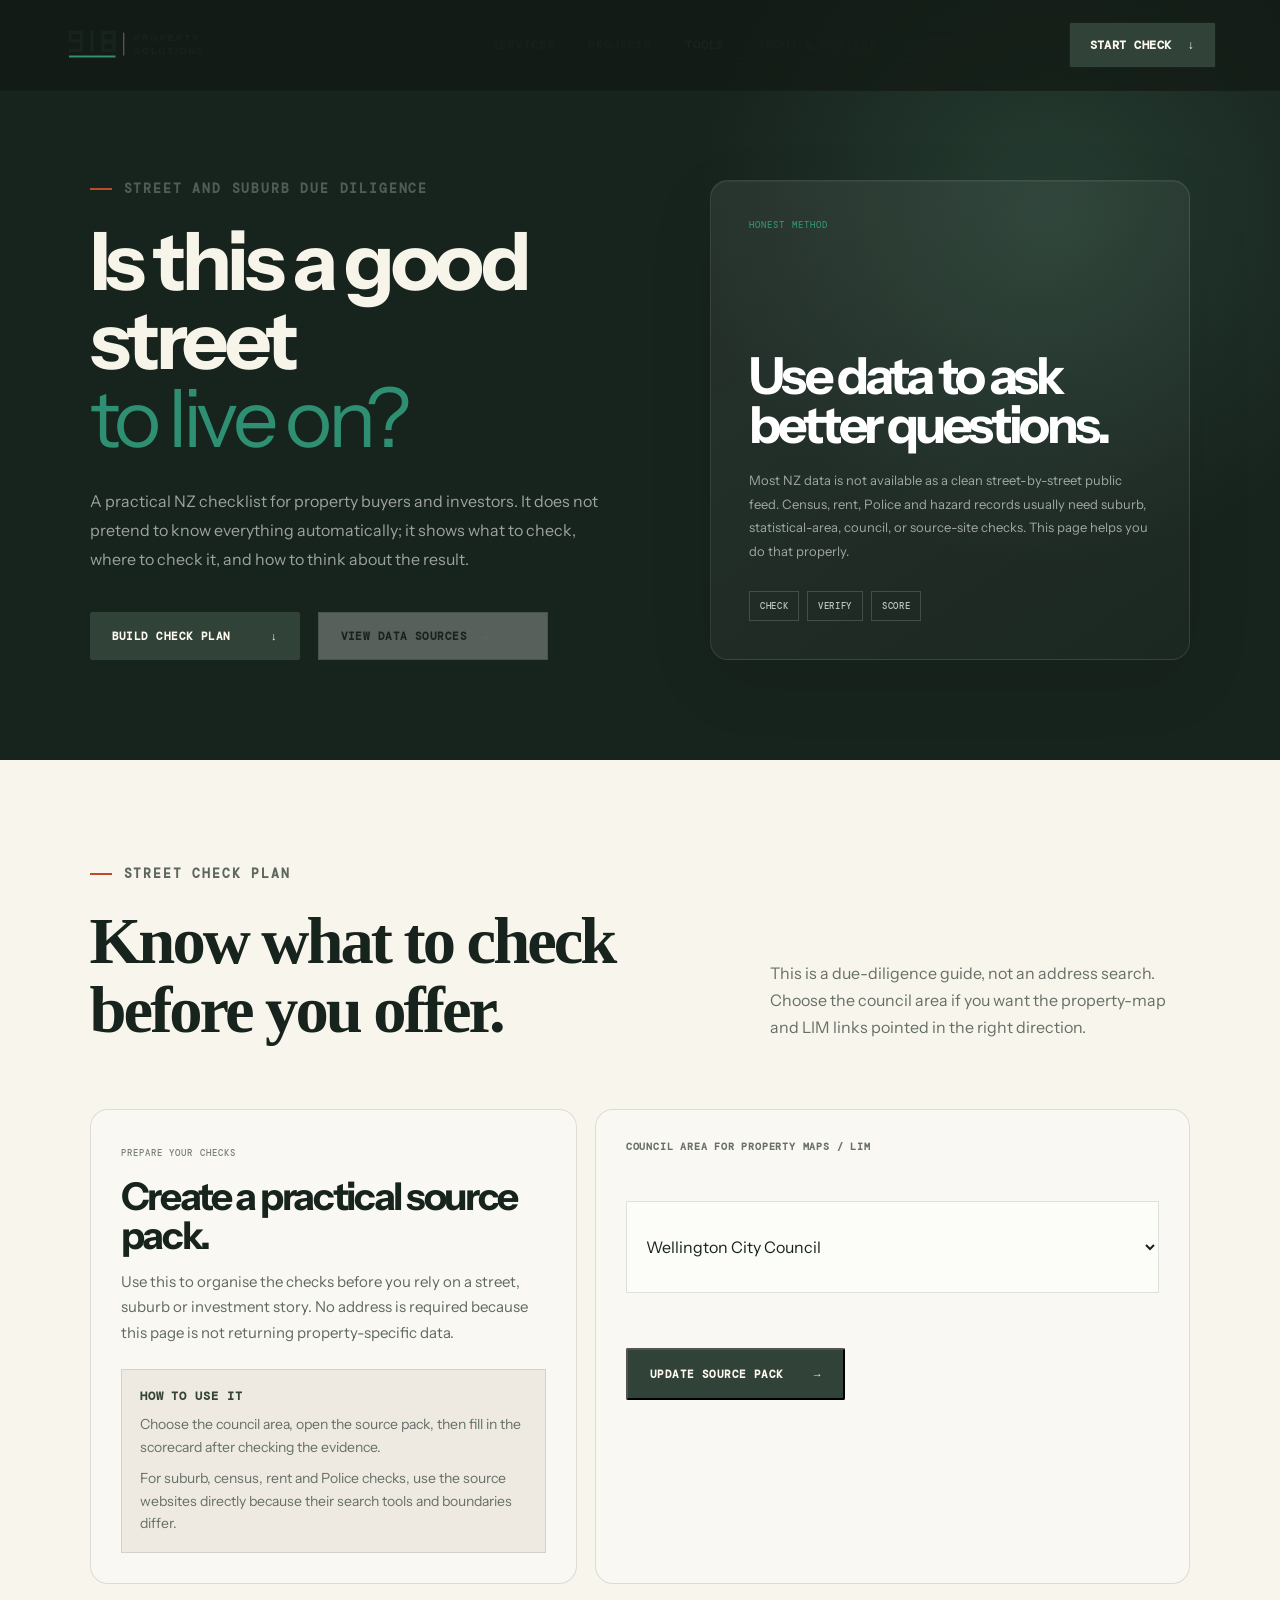
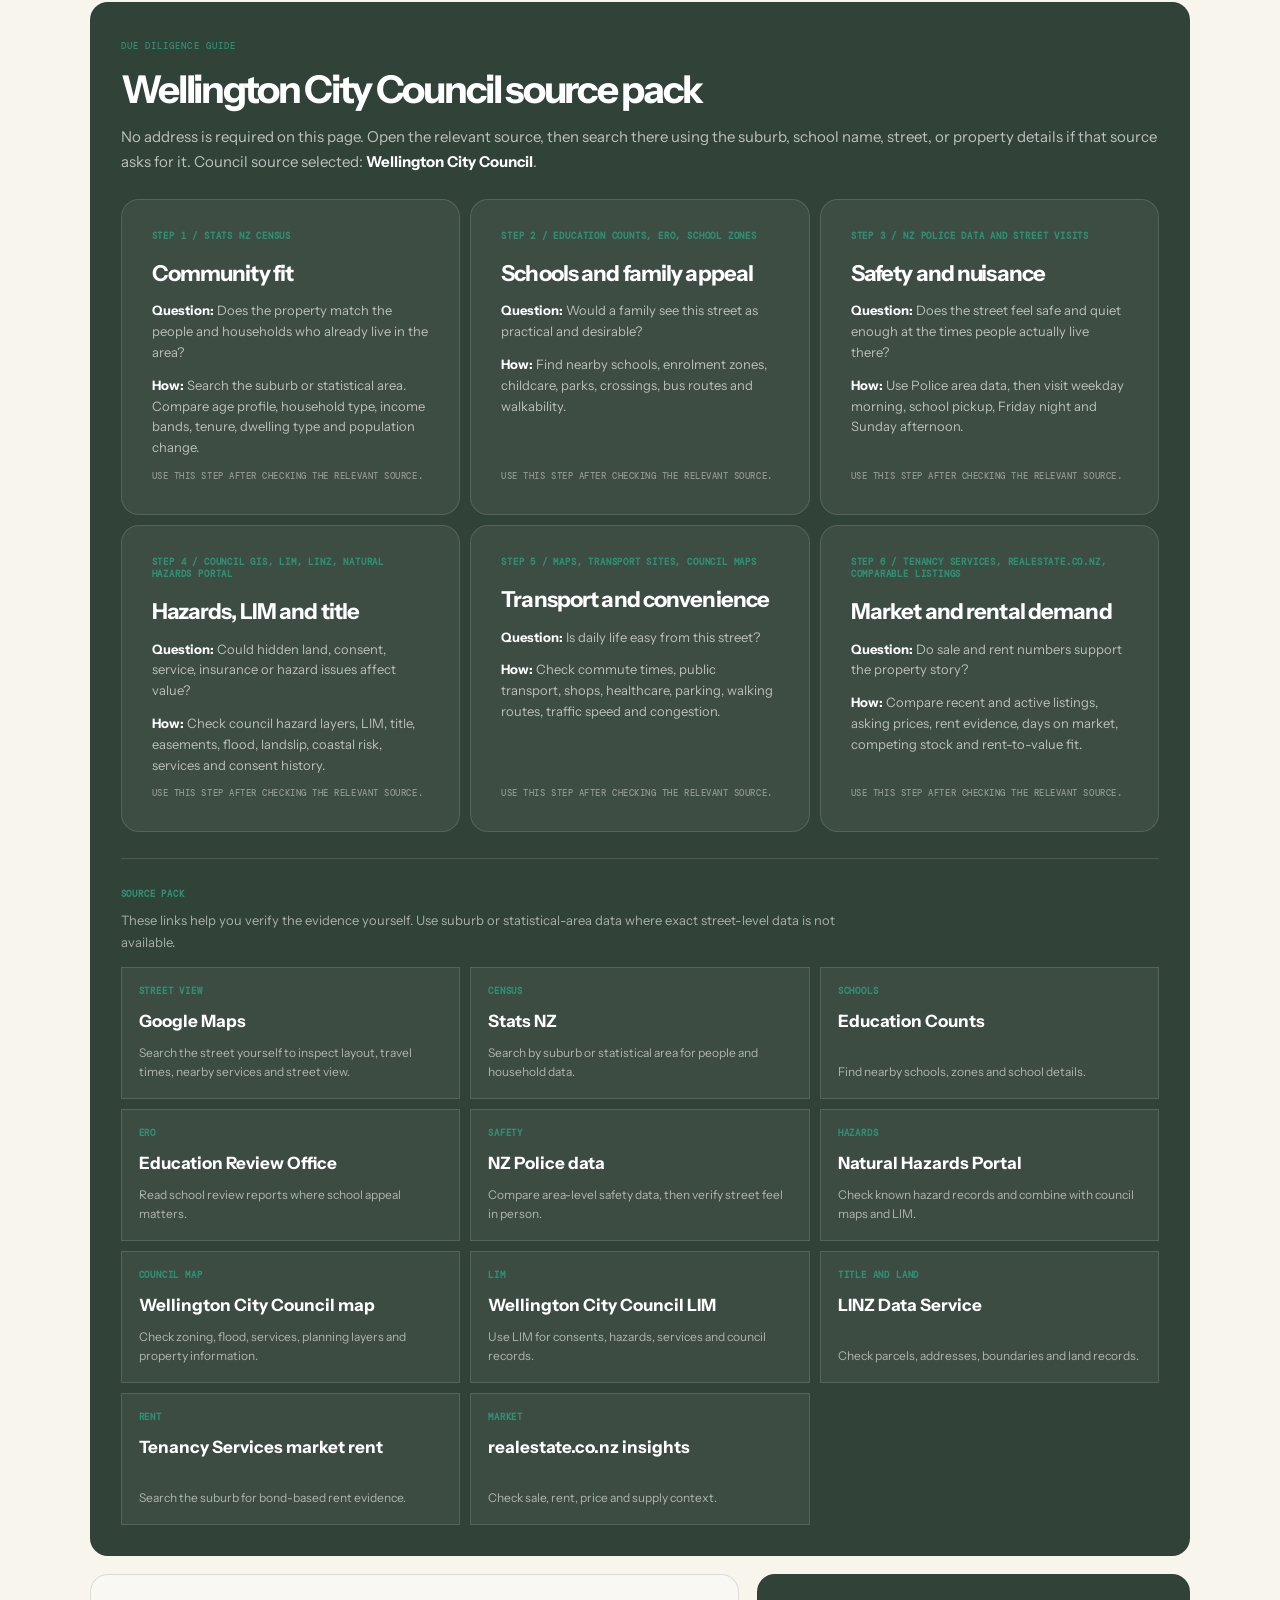
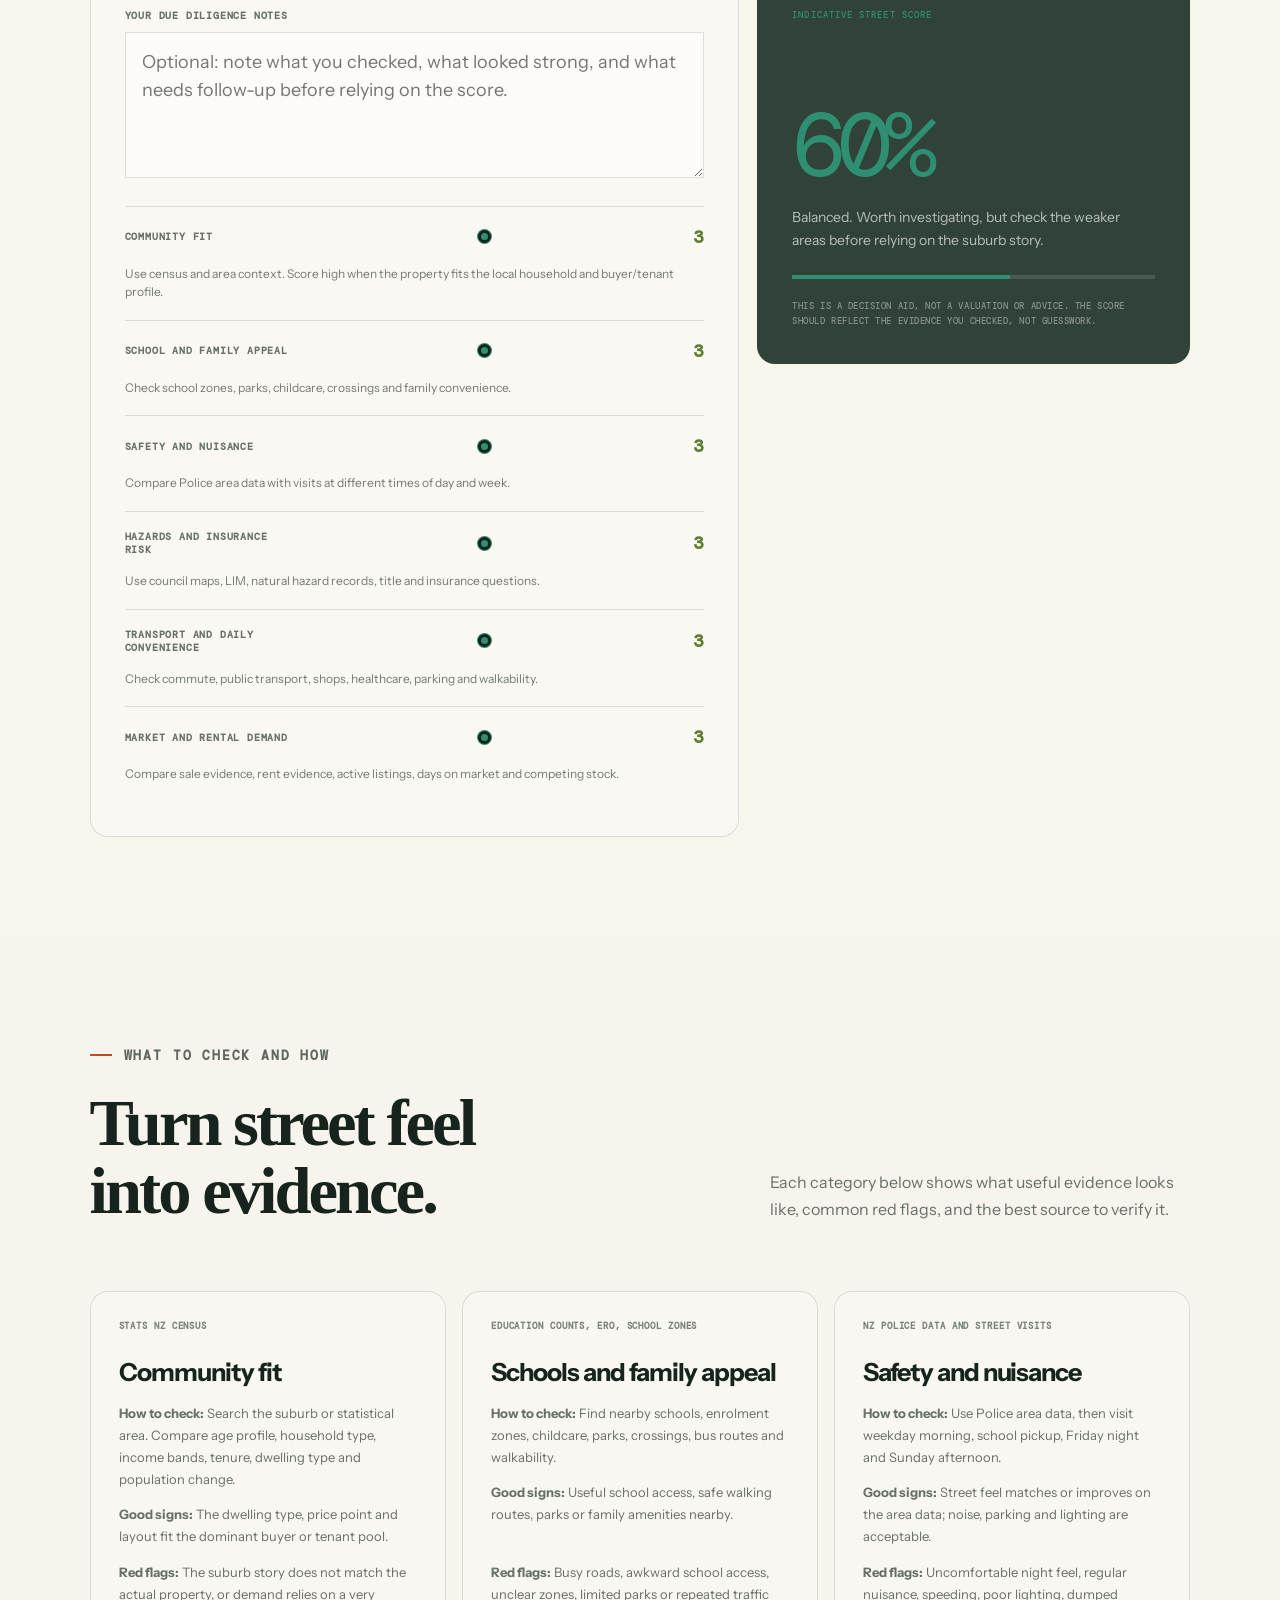
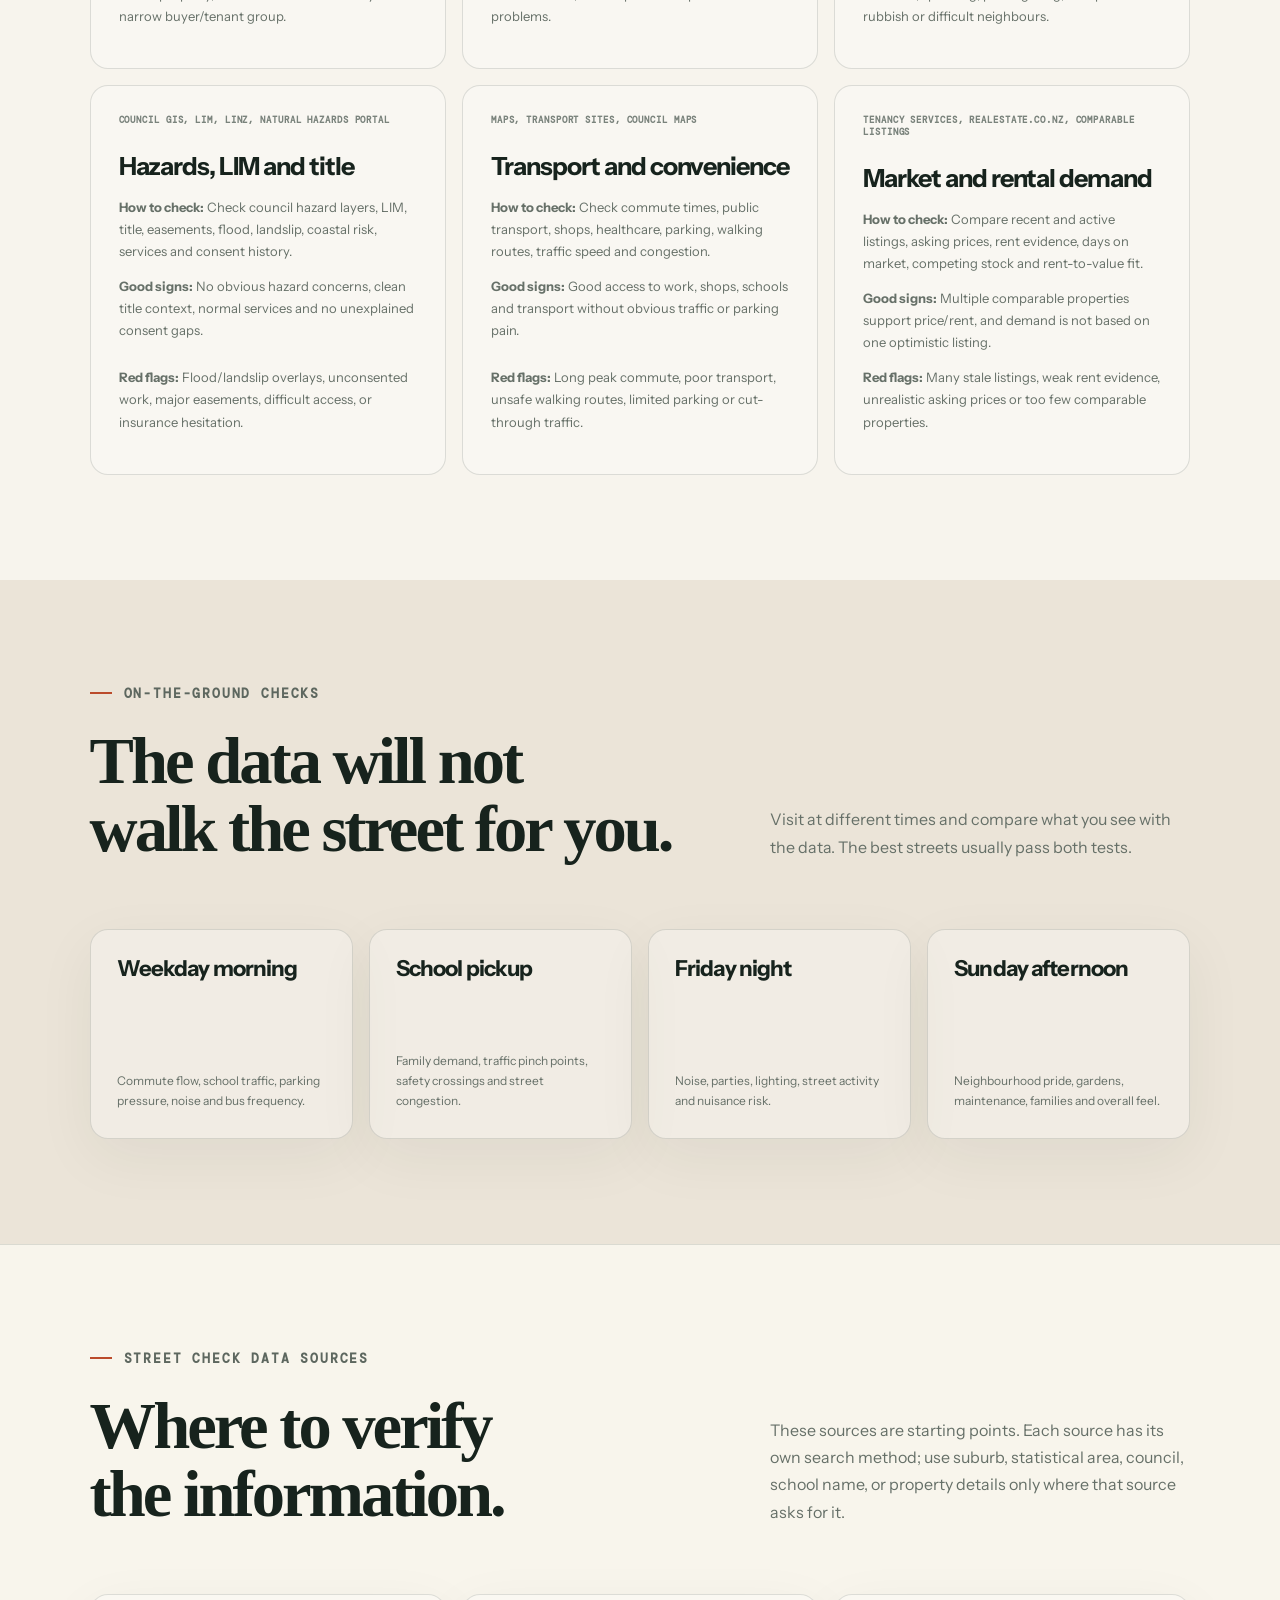
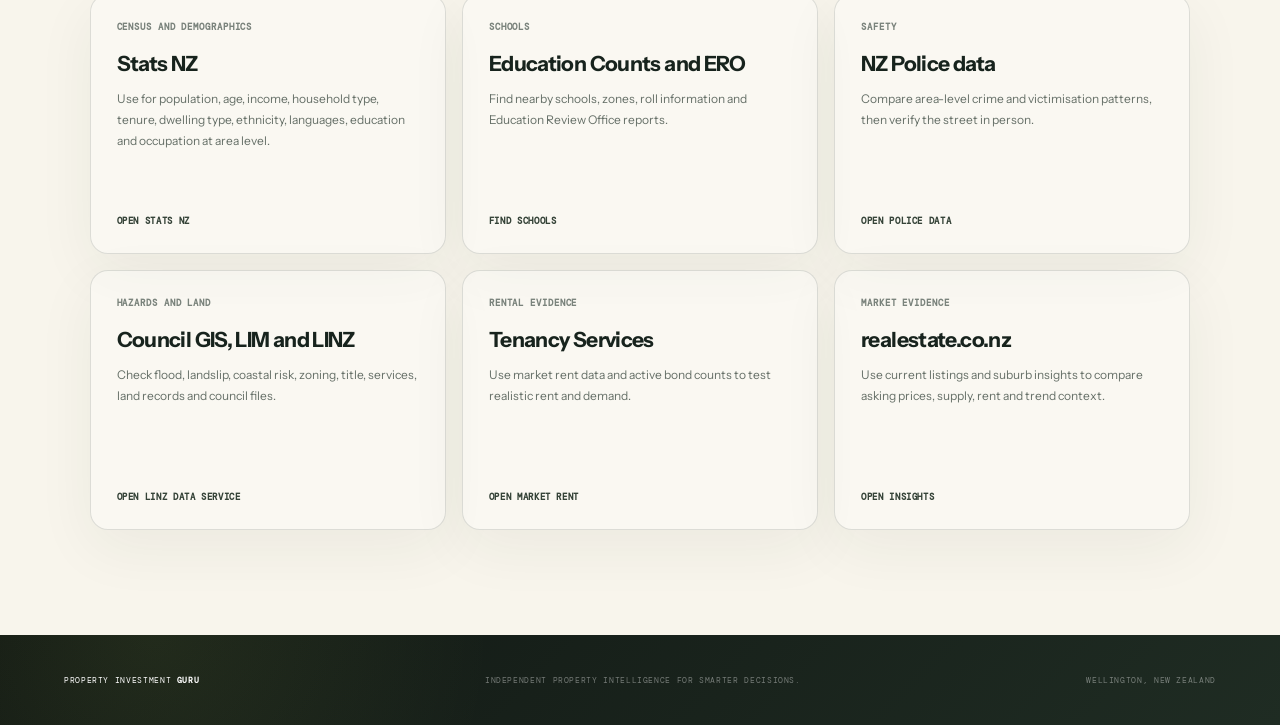
<file: street-check.html>
<!DOCTYPE html>
<html lang="en">
<head>
  <meta charset="UTF-8">
  <meta name="viewport" content="width=device-width, initial-scale=1.0">
  <meta name="description" content="Use the NZ Street Check guide to assess community fit, schools, safety, hazards, transport, rent demand and market evidence before buying property.">
  <meta name="robots" content="index, follow">
  <meta name="theme-color" content="#121914">
  <meta property="og:title" content="Street Check NZ | Property Due Diligence Guide">
  <meta property="og:description" content="A practical checklist for checking NZ streets, suburbs, hazards, schools, rents, safety and resale evidence before you buy.">
  <meta property="og:type" content="website">
  <meta property="og:url" content="https://918propertysolutions.co.nz/street-check">
  <meta property="og:image" content="https://918propertysolutions.co.nz/og-image.svg">
  <meta property="og:locale" content="en_NZ">
  <meta name="twitter:card" content="summary_large_image">
  <meta name="twitter:image" content="https://918propertysolutions.co.nz/og-image.svg">
  <title>Street Check NZ | Property Due Diligence Guide</title>
  <link rel="canonical" href="https://918propertysolutions.co.nz/street-check">
  <link rel="icon" href="favicon.svg?v=20260815b" type="image/svg+xml">
  <link rel="manifest" href="site.webmanifest">
  <link rel="preconnect" href="https://fonts.googleapis.com">
  <link rel="preconnect" href="https://fonts.gstatic.com" crossorigin>
  <link href="https://fonts.googleapis.com/css2?family=DM+Mono:wght@300;400;500&family=Instrument+Sans:ital,wght@0,400..800;1,400..700&display=swap" rel="stylesheet">
  <link rel="stylesheet" href="styles.css?v=20260815">
</head>
<body class="street-page">
  <header class="site-header street-header">
    <a class="brand" href="index.html" aria-label="918 Property Solutions home">
      <img class="site-logo" src="logo-assets/918-logo-website-simple.svg" alt="918 Property Solutions">
    </a>
    <nav class="main-nav" aria-label="Main navigation">
      <a href="index.html#services">Services</a>
      <a href="projects.html">Projects</a>
      <a class="active" href="index.html#calculator">Tools</a>
      <a href="contact.html">About &amp; Contact</a>
    </nav>
    <a class="header-cta" href="#street-score">Start check <span>&darr;</span></a>
  </header>

  <main id="top">
    <section class="street-hero">
      <div class="street-hero-copy">
        <div class="eyebrow"><span></span> Street and suburb due diligence</div>
        <h1>Is this a good street<br><em>to live on?</em></h1>
        <p>A practical NZ checklist for property buyers and investors. It does not pretend to know everything automatically; it shows what to check, where to check it, and how to think about the result.</p>
        <div class="hero-actions">
          <a class="button button-primary" href="#street-score">Build check plan <span>&darr;</span></a>
          <a class="text-link" href="#street-sources">View data sources <span>&rarr;</span></a>
        </div>
      </div>
      <aside class="street-summary-card">
        <span class="label">Honest method</span>
        <h2>Use data to ask better questions.</h2>
        <p>Most NZ data is not available as a clean street-by-street public feed. Census, rent, Police and hazard records usually need suburb, statistical-area, council, or source-site checks. This page helps you do that properly.</p>
        <div class="summary-pills">
          <span>Check</span>
          <span>Verify</span>
          <span>Score</span>
        </div>
      </aside>
    </section>

    <section class="section street-score-section" id="street-score">
      <div class="section-heading">
        <div>
          <div class="eyebrow eyebrow-dark"><span></span> Street check plan</div>
          <h2>Know what to check<br>before you offer.</h2>
        </div>
        <p>This is a due-diligence guide, not an address search. Choose the council area if you want the property-map and LIM links pointed in the right direction.</p>
      </div>

      <div class="street-lookup-panel" aria-labelledby="planTitle">
        <div class="lookup-copy">
          <span class="label">Prepare your checks</span>
          <h3 id="planTitle">Create a practical source pack.</h3>
          <p>Use this to organise the checks before you rely on a street, suburb or investment story. No address is required because this page is not returning property-specific data.</p>
          <div class="format-box">
            <strong>How to use it</strong>
            <span>Choose the council area, open the source pack, then fill in the scorecard after checking the evidence.</span>
            <span>For suburb, census, rent and Police checks, use the source websites directly because their search tools and boundaries differ.</span>
          </div>
        </div>

        <form class="lookup-form" id="streetPlanForm">
          <label>
            <span>Council area for property maps / LIM</span>
            <select id="planCouncil">
              <option value="wellington">Wellington City Council</option>
              <option value="hutt">Hutt City Council</option>
              <option value="upper-hutt">Upper Hutt City Council</option>
              <option value="porirua">Porirua City Council</option>
              <option value="auckland">Auckland Council</option>
              <option value="christchurch">Christchurch City Council</option>
              <option value="tauranga">Tauranga City Council</option>
              <option value="hamilton">Hamilton City Council</option>
              <option value="dunedin">Dunedin City Council</option>
              <option value="other">Other / not sure</option>
            </select>
          </label>
          <div class="lookup-actions">
            <button class="button button-primary" type="submit">Update source pack <span>&rarr;</span></button>
          </div>
          <p class="lookup-error" id="planError" role="alert"></p>
        </form>
      </div>

      <div class="lookup-result" id="planResult">
        <div>
          <span class="label">Due diligence guide</span>
          <h3 id="planSummary">Start with the street story, then prove it.</h3>
          <p id="planSearchTerms">Use the checklist below to gather evidence. The scorecard is deliberately manual because the quality of a street depends on context, not one automatic number.</p>
        </div>
        <div class="check-plan-grid" id="checkPlanGrid"></div>
        <div class="source-link-heading">
          <span class="label">Source pack</span>
          <p>These links help you verify the evidence yourself. Use suburb or statistical-area data where exact street-level data is not available.</p>
        </div>
        <div class="lookup-links" id="sourceLinks"></div>
      </div>

      <div class="street-score-grid">
        <form class="street-score-form" id="streetScoreForm">
          <label>
            <span>Your due diligence notes</span>
            <textarea id="streetNotes" rows="4" placeholder="Optional: note what you checked, what looked strong, and what needs follow-up before relying on the score."></textarea>
          </label>
          <div class="score-slider"><span>Community fit</span><input type="range" min="1" max="5" value="3" data-score><b>3</b><small>Use census and area context. Score high when the property fits the local household and buyer/tenant profile.</small></div>
          <div class="score-slider"><span>School and family appeal</span><input type="range" min="1" max="5" value="3" data-score><b>3</b><small>Check school zones, parks, childcare, crossings and family convenience.</small></div>
          <div class="score-slider"><span>Safety and nuisance</span><input type="range" min="1" max="5" value="3" data-score><b>3</b><small>Compare Police area data with visits at different times of day and week.</small></div>
          <div class="score-slider"><span>Hazards and insurance risk</span><input type="range" min="1" max="5" value="3" data-score><b>3</b><small>Use council maps, LIM, natural hazard records, title and insurance questions.</small></div>
          <div class="score-slider"><span>Transport and daily convenience</span><input type="range" min="1" max="5" value="3" data-score><b>3</b><small>Check commute, public transport, shops, healthcare, parking and walkability.</small></div>
          <div class="score-slider"><span>Market and rental demand</span><input type="range" min="1" max="5" value="3" data-score><b>3</b><small>Compare sale evidence, rent evidence, active listings, days on market and competing stock.</small></div>
        </form>

        <aside class="street-score-result">
          <span class="label">Indicative street score</span>
          <strong id="streetScore">60%</strong>
          <p id="streetScoreText">Balanced. Worth investigating, but check the weaker areas before relying on the suburb story.</p>
          <div class="score-band"><i id="streetScoreBar"></i></div>
          <small>This is a decision aid, not a valuation or advice. The score should reflect the evidence you checked, not guesswork.</small>
        </aside>
      </div>
    </section>

    <section class="section data-lens-section">
      <div class="section-heading">
        <div>
          <div class="eyebrow eyebrow-dark"><span></span> What to check and how</div>
          <h2>Turn street feel<br>into evidence.</h2>
        </div>
        <p>Each category below shows what useful evidence looks like, common red flags, and the best source to verify it.</p>
      </div>
      <div class="due-diligence-grid" id="dueDiligenceGrid"></div>
    </section>

    <section class="section street-checklist-section">
      <div class="section-heading">
        <div>
          <div class="eyebrow eyebrow-dark"><span></span> On-the-ground checks</div>
          <h2>The data will not<br>walk the street for you.</h2>
        </div>
        <p>Visit at different times and compare what you see with the data. The best streets usually pass both tests.</p>
      </div>
      <div class="visit-grid">
        <article><strong>Weekday morning</strong><span>Commute flow, school traffic, parking pressure, noise and bus frequency.</span></article>
        <article><strong>School pickup</strong><span>Family demand, traffic pinch points, safety crossings and street congestion.</span></article>
        <article><strong>Friday night</strong><span>Noise, parties, lighting, street activity and nuisance risk.</span></article>
        <article><strong>Sunday afternoon</strong><span>Neighbourhood pride, gardens, maintenance, families and overall feel.</span></article>
      </div>
    </section>

    <section class="section source-reference" id="street-sources">
      <div class="section-heading">
        <div>
          <div class="eyebrow eyebrow-dark"><span></span> Street check data sources</div>
          <h2>Where to verify<br>the information.</h2>
        </div>
        <p>These sources are starting points. Each source has its own search method; use suburb, statistical area, council, school name, or property details only where that source asks for it.</p>
      </div>
      <div class="source-grid street-source-grid">
        <article><span>Census and demographics</span><h3>Stats NZ</h3><p>Use for population, age, income, household type, tenure, dwelling type, ethnicity, languages, education and occupation at area level.</p><a href="https://www.stats.govt.nz/" target="_blank" rel="noopener">Open Stats NZ</a></article>
        <article><span>Schools</span><h3>Education Counts and ERO</h3><p>Find nearby schools, zones, roll information and Education Review Office reports.</p><a href="https://www.educationcounts.govt.nz/find-school" target="_blank" rel="noopener">Find schools</a></article>
        <article><span>Safety</span><h3>NZ Police data</h3><p>Compare area-level crime and victimisation patterns, then verify the street in person.</p><a href="https://www.police.govt.nz/about-us/publications-statistics/data-and-statistics/policedatanz" target="_blank" rel="noopener">Open Police data</a></article>
        <article><span>Hazards and land</span><h3>Council GIS, LIM and LINZ</h3><p>Check flood, landslip, coastal risk, zoning, title, services, land records and council files.</p><a href="https://data.linz.govt.nz/" target="_blank" rel="noopener">Open LINZ Data Service</a></article>
        <article><span>Rental evidence</span><h3>Tenancy Services</h3><p>Use market rent data and active bond counts to test realistic rent and demand.</p><a href="https://www.tenancy.govt.nz/rent-bond-and-bills/market-rent/" target="_blank" rel="noopener">Open market rent</a></article>
        <article><span>Market evidence</span><h3>realestate.co.nz</h3><p>Use current listings and suburb insights to compare asking prices, supply, rent and trend context.</p><a href="https://www.realestate.co.nz/insights" target="_blank" rel="noopener">Open insights</a></article>
      </div>
    </section>
  </main>

  <footer>
    <a class="brand brand-footer" href="index.html">
      <span class="brand-mark"><i></i><i></i><i></i></span>
      <span>PROPERTY INVESTMENT <strong>GURU</strong></span>
    </a>
    <p>Independent property intelligence for smarter decisions.</p>
    <span>WELLINGTON, NEW ZEALAND</span>
  </footer>

  <script src="street-check.js?v=20260708"></script>
</body>
</html>
</file>
<file: styles.css>
:root {
  --ink: #17231d;
  --ink-soft: #314238;
  --paper: #f7f4ed;
  --paper-deep: #ebe4d8;
  --line: rgba(35, 49, 42, 0.14);
  --acid: #2f8f72;
  --mint: #6fa58f;
  --orange: #bb4b2b;
  --clay: #b77a55;
  --cream: #fffaf0;
  --radius-card: 18px;
  --radius-field: 12px;
  --radius-pill: 2px;
  --mono: "DM Mono", monospace;
  --sans: "Instrument Sans", sans-serif;
  --serif: "Playfair Display", Georgia, serif;
}

* { box-sizing: border-box; }
html { scroll-behavior: smooth; }
body {
  margin: 0;
  color: var(--ink);
  background: var(--paper);
  font-family: var(--sans);
  -webkit-font-smoothing: antialiased;
}
a { color: inherit; text-decoration: none; }
button, input, textarea, select { font: inherit; }

.site-header {
  position: absolute;
  z-index: 10;
  top: 0;
  left: 0;
  right: 0;
  display: flex;
  align-items: center;
  justify-content: space-between;
  padding: 22px 5vw;
  color: var(--ink);
  background: rgba(247,244,237,.88);
  backdrop-filter: blur(18px);
  border-bottom: 1px solid var(--line);
}
.brand { display: flex; align-items: center; }
.site-logo { display: block; width: min(235px, 50vw); height: auto; }
.brand-footer .site-logo {
  width: min(190px, 46vw);
  padding: 0;
  background: transparent;
  filter: none;
  opacity: .94;
}
.contact-header .site-logo { width: min(210px, 46vw); }
.brand-footer .footer-logo { width: min(170px, 42vw); max-height: 42px; object-fit: contain; }
.main-nav { display: flex; gap: 34px; font: 700 12px var(--mono); letter-spacing: .07em; text-transform: uppercase; color: rgba(23,35,29,.68); }
.main-nav a { padding: 8px 0; }
.main-nav a:hover, .main-nav .active { color: var(--ink); }
.header-cta { padding: 14px 20px; border: 1px solid var(--ink); border-radius: var(--radius-pill); color: #fffaf0; background: var(--ink-soft); font: 700 12px var(--mono); letter-spacing: .04em; text-transform: uppercase; }
.header-cta span { color: #fffaf0; margin-left: 8px; }

.hero {
  min-height: 680px;
  display: grid;
  grid-template-columns: 1.05fr .95fr;
  background: var(--paper);
  color: var(--ink);
  overflow: hidden;
  border-bottom: 1px solid var(--line);
}
.hero-copy {
  padding: 140px 7vw 70px;
  display: flex;
  flex-direction: column;
  justify-content: center;
}
.eyebrow { display: flex; align-items: center; gap: 12px; margin-bottom: 25px; font: 700 13px var(--mono); letter-spacing: .14em; text-transform: uppercase; color: #4f5d54; }
.eyebrow span { width: 22px; height: 2px; background: var(--orange); }
.eyebrow-dark { color: #5d675f; }
.hero h1, .section-heading h2, .calculator-intro h2, .closing h2 {
  margin: 0;
  letter-spacing: -.045em;
  line-height: 1.03;
  font-family: var(--serif);
  font-size: clamp(50px, 4.65vw, 78px);
  font-weight: 600;
}
.hero h1 em, .closing h2 em { color: var(--ink-soft); font-style: italic; font-weight: 600; }
.hero-copy > p { max-width: 650px; margin: 30px 0 0; color: #5b665f; font-size: 17px; line-height: 1.7; }
.hero-actions { display: flex; align-items: center; gap: 18px; margin-top: 38px; flex-wrap: wrap; }
.button { display: inline-flex; align-items: center; justify-content: space-between; gap: 30px; min-width: 210px; padding: 17px 22px; border-radius: var(--radius-pill); font: 600 11px var(--mono); letter-spacing: .04em; text-transform: uppercase; transition: .2s ease; }
.button-primary { color: #fffaf0; background: var(--ink-soft); }
.button-primary:hover { transform: translateY(-2px); box-shadow: 0 16px 38px rgba(23,35,29,.14); }
.text-link { min-width: 230px; padding: 16px 22px; border: 1px solid rgba(23,35,29,.22); font: 600 11px var(--mono); letter-spacing: .04em; text-transform: uppercase; color: var(--ink); background: rgba(255,255,255,.28); }
.text-link span { margin-left: 8px; color: var(--orange); }
.hero-meta { display: flex; gap: 54px; margin-top: 48px; padding-top: 0; border-top: 0; }
.hero-meta div { display: flex; flex-direction: column; gap: 5px; }
.hero-meta strong { font: 500 26px var(--serif); color: var(--ink-soft); letter-spacing: -.02em; }
.hero-meta span { max-width: 150px; font: 500 11px/1.45 var(--sans); color: #5d675f; text-transform: none; letter-spacing: 0; }

.hero-visual { position: relative; min-height: 680px; background: transparent; display: flex; align-items: center; justify-content: center; padding: 130px 7vw 70px 3vw; }
.hero-photo-card { position: relative; width: min(520px, 100%); }
.hero-photo-placeholder { height: 500px; padding: 34px; display: flex; flex-direction: column; justify-content: flex-end; gap: 10px; border: 1px solid rgba(23,35,29,.12); background:
  linear-gradient(135deg, rgba(23,35,29,.1), rgba(255,255,255,.18)),
  repeating-linear-gradient(135deg, rgba(47,143,114,.11) 0 18px, rgba(187,75,43,.06) 18px 36px),
  #dcd4c6;
  box-shadow: 0 34px 80px rgba(23,35,29,.12);
}
.hero-photo-placeholder span { font: 600 10px var(--mono); letter-spacing: .15em; text-transform: uppercase; color: rgba(23,35,29,.55); }
.hero-photo-placeholder strong { max-width: 310px; color: var(--ink); font: 600 clamp(31px, 3.4vw, 50px)/1 var(--serif); letter-spacing: -.04em; }
.hero-photo-img {
  display: block;
  width: 100%;
  height: 500px;
  object-fit: cover;
  border: 1px solid rgba(23,35,29,.12);
  box-shadow: 0 34px 80px rgba(23,35,29,.12);
}
.hero-project-card { position: absolute; right: -34px; bottom: -42px; display: block; width: min(380px, 78%); padding: 26px; border: 1px solid var(--line); background: rgba(255,250,240,.96); box-shadow: 0 22px 60px rgba(23,35,29,.12); transition: .2s ease; }
.hero-project-card:hover { transform: translateY(-3px); box-shadow: 0 28px 70px rgba(23,35,29,.16); }
.hero-project-card span { display: block; margin-bottom: 14px; font: 600 10px var(--mono); letter-spacing: .18em; text-transform: uppercase; color: #6f7a73; }
.hero-project-card h2 { margin: 0; font: 600 24px/1.15 var(--serif); letter-spacing: -.025em; color: var(--ink); }
.hero-project-card p { margin: 14px 0 0; color: #5f6a63; font-size: 13px; line-height: 1.55; }
.hero-project-card strong { display: inline-block; margin-top: 18px; color: var(--orange); font: 700 9px var(--mono); letter-spacing: .08em; text-transform: uppercase; }
.hero-side-note { position: absolute; right: 7vw; top: 118px; color: #4f5d54; font: 700 13px var(--mono); letter-spacing: .1em; text-transform: uppercase; }
.live-dot { display: flex; align-items: center; gap: 8px; color: var(--mint); }
.live-dot::before { content: ""; width: 5px; height: 5px; border-radius: 50%; background: var(--mint); box-shadow: 0 0 0 5px rgba(134,232,186,.1); }
.rental-data-panel { position: absolute; inset: 150px 35px 70px; padding: 28px; display: flex; flex-direction: column; gap: 16px; border: 1px solid rgba(255,255,255,.09); background: linear-gradient(145deg, rgba(255,255,255,.055), rgba(255,255,255,.015)); overflow: hidden; }
.rental-data-panel::before { content: ""; position: absolute; inset: 0; background-image: linear-gradient(rgba(255,255,255,.025) 1px, transparent 1px), linear-gradient(90deg, rgba(255,255,255,.025) 1px, transparent 1px); background-size: 44px 44px; pointer-events: none; }
.rental-panel-head, .rent-range, .rental-metrics, .rental-data-panel p, .rental-data-panel a { position: relative; z-index: 1; }
.rental-panel-head { display: grid; grid-template-columns: 1fr auto; gap: 7px 14px; align-items: end; padding-bottom: 13px; border-bottom: 1px solid rgba(255,255,255,.1); }
.rental-panel-head label, .rental-panel-head small { font: 500 9px var(--mono); text-transform: uppercase; letter-spacing: .1em; color: rgba(255,255,255,.42); }
.rental-panel-head select { min-width: 185px; padding: 10px 12px; border: 1px solid rgba(255,255,255,.16); background: rgba(0,0,0,.18); color: #fff; font: 500 10px var(--mono); text-transform: uppercase; letter-spacing: .06em; }
.rental-panel-head strong { grid-column: 1 / 2; font-size: clamp(25px, 3vw, 39px); line-height: 1; letter-spacing: -.06em; color: #fff; }
.rental-panel-head small { grid-column: 1 / -1; }
.rent-range { height: 128px; display: grid; grid-template-columns: repeat(3, 1fr); gap: 14px; align-items: end; padding-top: 4px; }
.rent-marker { min-height: 52px; height: var(--value); padding: 14px; display: flex; flex-direction: column; justify-content: space-between; border: 1px solid rgba(255,255,255,.1); background: rgba(255,255,255,.04); }
.rent-marker span { font: 500 9px var(--mono); text-transform: uppercase; letter-spacing: .09em; color: rgba(255,255,255,.45); }
.rent-marker strong { color: #fff; font: 500 clamp(22px, 2.3vw, 34px)/1 var(--mono); letter-spacing: -.08em; }
.rent-marker.median { background: var(--acid); color: var(--ink); border-color: var(--acid); box-shadow: 0 18px 45px rgba(200,255,71,.08); }
.rent-marker.median span, .rent-marker.median strong { color: var(--ink); }
.rental-metrics { display: grid; grid-template-columns: 1fr 1fr; gap: 12px; }
.rental-metrics div { padding: 12px; border: 1px solid rgba(255,255,255,.1); background: rgba(0,0,0,.12); }
.rental-metrics span { display: block; margin-bottom: 9px; font: 500 8px var(--mono); text-transform: uppercase; letter-spacing: .09em; color: rgba(255,255,255,.42); }
.rental-metrics strong { color: var(--mint); font: 500 15px var(--mono); }
.rental-data-panel p { margin: 0; max-width: 470px; color: rgba(255,255,255,.58); font-size: 11px; line-height: 1.5; }
.rental-data-panel a { color: var(--acid); font: 600 9px var(--mono); text-transform: uppercase; letter-spacing: .08em; }
.visual-footer { bottom: 34px; justify-content: flex-start; gap: 14px; }
.visual-footer .progress { height: 2px; background: rgba(255,255,255,.12); flex: 1; }
.visual-footer .progress i { display: block; width: 60%; height: 100%; background: var(--acid); }
.visual-footer strong { color: var(--acid); font-weight: 400; }

.hero-service-panel { position: absolute; top: 145px; left: 35px; right: 35px; display: grid; gap: 12px; align-content: start; }
.hero-service-panel article { padding: 24px 28px; display: grid; grid-template-columns: 46px 1fr; gap: 10px 18px; align-content: center; border: 1px solid rgba(255,255,255,.09); background: linear-gradient(145deg, rgba(255,255,255,.065), rgba(255,255,255,.02)); }
.hero-service-panel span { grid-row: 1 / 3; color: var(--acid); font: 500 10px var(--mono); letter-spacing: .1em; }
.hero-service-panel h2 { max-width: 420px; margin: 0; color: #fff; font-size: clamp(27px, 2.45vw, 40px); line-height: 1.02; letter-spacing: -.06em; }
.hero-service-panel p { max-width: 490px; margin: 0; color: rgba(255,255,255,.6); font-size: 13px; line-height: 1.55; }

.tool-strip {
  display: grid;
  grid-template-columns: 1.1fr repeat(3, 1fr);
  border-top: 1px solid var(--line);
  border-bottom: 1px solid var(--line);
  background: #fffaf0;
}

.tool-strip > * {
  min-height: 118px;
  padding: 24px 28px;
  display: flex;
  flex-direction: column;
  justify-content: center;
  gap: 10px;
  border-right: 1px solid var(--line);
}

.tool-strip > *:last-child { border-right: 0; }
.tool-strip span {
  color: #6f7a73;
  font: 600 9px var(--mono);
  letter-spacing: .14em;
  text-transform: uppercase;
}

.tool-strip strong {
  max-width: 320px;
  color: var(--ink);
  font: 600 22px/1.18 var(--serif);
  letter-spacing: -.025em;
}

.tool-strip a {
  background: rgba(255,255,255,.3);
  transition: .2s ease;
}

.tool-strip a:hover {
  background: var(--paper-deep);
}

.tool-strip a span { color: var(--orange); }

.ticker { display: grid; grid-template-columns: 1fr repeat(5, 1.25fr); border-bottom: 1px solid var(--line); background: var(--paper-deep); }
.ticker > * { min-height: 64px; padding: 0 20px; border-right: 1px solid var(--line); display: flex; align-items: center; gap: 12px; font: 400 9px var(--mono); letter-spacing: .06em; text-transform: uppercase; }
.ticker-title { color: #7a817c; }
.ticker b { font-weight: 500; }
.ticker div span { color: #7c847e; }
.ticker i { margin-left: auto; font-style: normal; font-size: 8px; }
.ticker .up { color: #2b9364; }
.ticker .neutral { color: #a25e44; }

.section { padding: 105px 7vw; }
.section-heading { display: grid; grid-template-columns: 1.2fr .8fr; align-items: end; gap: 50px; margin-bottom: 65px; }
.section-heading h2 { font-size: clamp(46px, 5.2vw, 80px); }
.section-heading > p { max-width: 480px; margin: 0 0 3px; color: #667068; font-size: 16px; line-height: 1.7; }
.services-section { background: #f8f5ec; }
.service-grid, .situation-grid { display: grid; grid-template-columns: repeat(4, 1fr); gap: 16px; }
.situation-grid { grid-template-columns: repeat(3, 1fr); }
.service-card { min-height: 320px; padding: 30px; display: flex; flex-direction: column; border: 1px solid var(--line); background: rgba(255,255,255,.46); }
.service-card.feature-service { color: #fff; background: var(--ink-soft); }
.service-card span { color: #758078; font: 600 9px var(--mono); text-transform: uppercase; letter-spacing: .1em; }
.service-card.feature-service span { color: var(--acid); }
.service-card h3 { margin: auto 0 16px; font: 600 clamp(28px, 3vw, 44px)/1 var(--serif); letter-spacing: -.04em; }
.service-card p { margin: 0; color: #667068; font-size: 13px; line-height: 1.75; }
.service-card.feature-service p { color: rgba(255,255,255,.62); }
.service-card a { margin-top: 28px; color: #354338; font: 700 9px var(--mono); text-transform: uppercase; letter-spacing: .08em; }
.service-card.feature-service a { color: var(--acid); }

.options-section { background: var(--paper); border-top: 1px solid var(--line); }
.option-grid { display: grid; grid-template-columns: repeat(3, 1fr); gap: 16px; }
.option-grid article { min-height: 285px; padding: 28px; display: flex; flex-direction: column; border: 1px solid var(--line); background: rgba(255,255,255,.32); }
.option-grid span { color: #758078; font: 700 9px var(--mono); text-transform: uppercase; letter-spacing: .1em; }
.option-grid h3 { margin: auto 0 14px; font: 600 31px/1.05 var(--serif); letter-spacing: -.03em; }
.option-grid p { margin: 0; color: #667068; font-size: 13px; line-height: 1.75; }

.about-section { background: #fffaf0; border-top: 1px solid var(--line); }
.about-card { display: grid; grid-template-columns: .95fr 1.05fr; gap: 6vw; align-items: center; padding: 44px; border: 1px solid var(--line); background: linear-gradient(135deg, rgba(255,255,255,.78), rgba(255,255,255,.35)); }
.about-card h2 { margin: 0; font: 600 clamp(40px, 4.8vw, 76px)/1.02 var(--serif); letter-spacing: -.045em; }
.about-copy { display: grid; gap: 18px; }
.about-copy p { margin: 0; color: #4e5a52; font-size: 17px; line-height: 1.8; }

.process-section { background: var(--paper-deep); border-top: 1px solid var(--line); }
.process-grid { display: grid; grid-template-columns: repeat(3, 1fr); gap: 16px; }
.process-grid article { min-height: 285px; padding: 30px; display: flex; flex-direction: column; border: 1px solid var(--line); background: rgba(255,255,255,.28); }
.process-grid strong { color: #5f7d2f; font: 400 70px/.85 var(--mono); letter-spacing: -.08em; }
.process-grid h3 { margin: auto 0 14px; font: 600 31px/1.08 var(--serif); letter-spacing: -.03em; }
.process-grid p { margin: 0; color: #667068; font-size: 13px; line-height: 1.75; }

.featured-project-section { background: #f8f5ec; border-top: 1px solid var(--line); }
.featured-project-card {
  display: grid;
  grid-template-columns: .85fr 1.15fr;
  gap: 36px;
  align-items: stretch;
  padding: 34px;
  border: 1px solid var(--line);
  background: rgba(255,255,255,.42);
  box-shadow: 0 22px 70px rgba(36,49,38,.07);
}
.featured-project-image {
  display: block;
  min-height: 420px;
  height: 100%;
  overflow: hidden;
  border: 1px solid var(--line);
  background: var(--paper-deep);
}
.featured-project-image img {
  width: 100%;
  height: 100%;
  object-fit: cover;
  display: block;
  transition: transform .25s ease;
}
.featured-project-image:hover img { transform: scale(1.025); }
.featured-project-card > div {
  display: flex;
  flex-direction: column;
  justify-content: center;
}
.featured-project-card h3 {
  max-width: 720px;
  margin: 0 0 20px;
  color: var(--ink);
  font: 600 clamp(34px, 4vw, 58px)/1.02 var(--serif);
  letter-spacing: -.045em;
}
.featured-project-card p {
  max-width: 700px;
  margin: 0;
  color: #5b665f;
  font-size: 15px;
  line-height: 1.8;
}
.featured-project-metrics {
  display: grid;
  grid-template-columns: repeat(3, minmax(0, 1fr));
  gap: 10px;
  margin: 28px 0 30px;
}
.featured-project-metrics span {
  min-height: 94px;
  padding: 16px;
  display: flex;
  flex-direction: column;
  justify-content: space-between;
  border: 1px solid var(--line);
  background: #fffaf0;
  color: #69736c;
  font-size: 12px;
  line-height: 1.45;
}
.featured-project-metrics b {
  display: block;
  color: var(--ink-soft);
  font: 800 25px/1 var(--sans);
  letter-spacing: -.045em;
}

.projects-hero {
  min-height: 640px;
  padding: 170px 7vw 95px;
  display: grid;
  grid-template-columns: 1.05fr .95fr;
  gap: 7vw;
  align-items: center;
  color: var(--ink);
  background: var(--paper);
  border-bottom: 1px solid var(--line);
}
.projects-hero h1 {
  margin: 0;
  font: 600 clamp(56px, 6vw, 96px)/1.02 var(--serif);
  letter-spacing: -.045em;
}
.projects-hero h1 em { color: var(--ink-soft); font-style: italic; }
.projects-hero p {
  max-width: 690px;
  margin: 30px 0 0;
  color: #5b665f;
  font-size: 17px;
  line-height: 1.75;
}
.projects-hero-card {
  min-height: 360px;
  padding: 36px;
  display: flex;
  flex-direction: column;
  justify-content: flex-end;
  border: 1px solid var(--line);
  background:
    linear-gradient(180deg, rgba(23,35,29,.05), rgba(23,35,29,.35)),
    url("assets/case-studies/newlands-2025/newlands-front-after.jpg") center/cover;
  color: #fffaf0;
  box-shadow: 0 28px 80px rgba(23,35,29,.13);
}
.projects-hero-card .label { color: rgba(255,250,240,.72); }
.projects-hero-card strong {
  display: block;
  margin: 18px 0 12px;
  font: 600 clamp(31px, 3.6vw, 54px)/1 var(--serif);
  letter-spacing: -.045em;
}
.projects-hero-card p {
  margin: 0;
  color: rgba(255,250,240,.72);
  font-size: 13px;
  line-height: 1.7;
}

.case-study-section { background: #f8f5ec; border-top: 1px solid var(--line); }
.case-study-card {
  display: grid;
  grid-template-columns: minmax(0, .95fr) minmax(0, 1.05fr);
  gap: 22px 28px;
  padding: 34px;
  border: 1px solid var(--line);
  background: rgba(255,255,255,.38);
  box-shadow: 0 22px 70px rgba(36,49,38,.07);
}
.case-study-copy h3 {
  max-width: 640px;
  margin: 0 0 22px;
  color: var(--ink);
  font: 600 clamp(32px, 3.4vw, 52px)/1.02 var(--serif);
  letter-spacing: -.045em;
}
.case-study-copy p {
  max-width: 690px;
  margin: 0 0 34px;
  color: #5b665f;
  font-size: 15px;
  line-height: 1.95;
}
.case-study-copy p:last-child { margin-bottom: 0; }
.case-side {
  display: flex;
  flex-direction: column;
  justify-content: space-between;
  gap: 22px;
  min-height: 100%;
}
.case-metrics {
  display: grid;
  grid-template-columns: repeat(2, minmax(0, 1fr));
  gap: 10px;
}
.case-metrics div {
  min-height: 104px;
  padding: 18px 20px;
  display: flex;
  flex-direction: column;
  justify-content: space-between;
  border: 1px solid var(--line);
  background: #fffaf0;
}
.case-metrics span {
  color: #69736c;
  font: 700 9px var(--mono);
  text-transform: uppercase;
  letter-spacing: .1em;
}
.case-metrics strong {
  color: var(--ink-soft);
  font: 800 clamp(27px, 2.35vw, 38px)/.95 var(--sans);
  letter-spacing: -.045em;
}
.case-lesson {
  padding: 24px 28px;
  border: 1px solid rgba(23,35,29,.14);
  background: var(--ink-soft);
  color: #fffaf0;
}
.case-lesson strong {
  display: block;
  margin-bottom: 12px;
  color: var(--acid);
  font: 700 10px var(--mono);
  letter-spacing: .1em;
  text-transform: uppercase;
}
.case-lesson p {
  max-width: 640px;
  margin: 0;
  color: rgba(255,250,240,.72);
  font-size: 14px;
  line-height: 1.75;
}
.case-gallery {
  grid-column: 1 / -1;
  display: grid;
  grid-template-columns: repeat(4, minmax(0, 1fr));
  gap: 12px;
}
.case-photo {
  position: relative;
  min-height: 280px;
  margin: 0;
  overflow: hidden;
  border: 1px solid var(--line);
  background: var(--paper-deep);
}
.case-photo-large { grid-column: span 2; grid-row: span 2; min-height: 572px; }
.case-photo-tall { grid-row: span 2; min-height: 572px; }
.case-photo-wide { grid-column: span 2; }
.case-photo img {
  width: 100%;
  height: 100%;
  display: block;
  object-fit: cover;
  transition: transform .25s ease;
}
.case-photo:hover img { transform: scale(1.025); }
.case-photo figcaption {
  position: absolute;
  left: 14px;
  right: 14px;
  bottom: 14px;
  padding: 10px 12px;
  color: #fffaf0;
  background: rgba(18,25,20,.72);
  backdrop-filter: blur(10px);
  font: 700 9px var(--mono);
  letter-spacing: .08em;
  text-transform: uppercase;
}
.case-note { grid-column: 1 / -1; max-width: 850px; margin-top: 0; }

.disclosure-section { background: #18221c; color: #f6f3e9; border-top: 1px solid rgba(255,255,255,.1); }
.disclosure-card { display: grid; grid-template-columns: .9fr 1.1fr; gap: 6vw; align-items: center; padding: 42px; border: 1px solid rgba(255,255,255,.12); background: linear-gradient(145deg, rgba(255,255,255,.06), rgba(255,255,255,.02)); }
.disclosure-card h2 { margin: 0; font: 600 clamp(38px, 4.2vw, 68px)/1.02 var(--serif); letter-spacing: -.045em; }
.disclosure-card p { margin: 0; color: rgba(255,255,255,.64); font-size: 15px; line-height: 1.85; }
.intelligence-section { background: #f8f5ec; }
.intelligence-grid { display: grid; grid-template-columns: .95fr 1.05fr 1.05fr .95fr; gap: 16px; }
.pulse-card { min-height: 390px; padding: 28px; display: flex; flex-direction: column; border: 1px solid var(--line); background: rgba(255,255,255,.35); }
.pulse-card.highlight { color: #fff; background: var(--ink-soft); }
.pulse-card.action-card { background: var(--paper-deep); }
.source-label { margin-bottom: 22px; color: #818980; font: 500 9px var(--mono); text-transform: uppercase; letter-spacing: .1em; }
.pulse-card.highlight .source-label { color: var(--acid); }
.pulse-card > strong { margin-top: auto; color: var(--acid); font: 300 clamp(58px, 5vw, 86px)/.9 var(--mono); letter-spacing: -.08em; }
.pulse-card h3 { margin: 0 0 14px; font-size: 21px; line-height: 1.22; letter-spacing: -.03em; }
.pulse-card.highlight h3 { margin-top: 22px; }
.pulse-card p { margin: 0; color: #667068; font-size: 12px; line-height: 1.75; }
.pulse-card.highlight p { color: rgba(255,255,255,.58); }
.source-note { display: block; margin-top: 14px; color: #7a847c; font: 500 9px/1.65 var(--mono); letter-spacing: .04em; text-transform: uppercase; }
.pulse-card.highlight .source-note { color: rgba(255,255,255,.5); }
.source-strip { padding: 13px 7vw; border-bottom: 1px solid var(--line); background: #ddd8ca; color: #777f78; font: 500 9px/1.6 var(--mono); text-transform: uppercase; letter-spacing: .06em; }
.pulse-card ul { margin: 24px 0 0; padding: 0; list-style: none; display: grid; gap: 10px; }
.pulse-card li { position: relative; padding-left: 15px; color: #59645c; font-size: 11px; line-height: 1.55; }
.pulse-card li::before { content: ""; position: absolute; left: 0; top: .65em; width: 5px; height: 5px; border-radius: 50%; background: var(--acid); }
.pulse-card a { margin-top: auto; padding-top: 28px; color: #354338; font: 600 9px var(--mono); text-transform: uppercase; letter-spacing: .07em; }
.pulse-card.highlight a { color: var(--acid); }
.action-list { margin-top: auto; display: grid; gap: 8px; }
.action-list span { padding: 12px; border: 1px solid var(--line); background: rgba(255,255,255,.32); font: 500 10px var(--mono); text-transform: uppercase; letter-spacing: .05em; }
.signal-grid { display: grid; grid-template-columns: .72fr 1.28fr; gap: 18px; }
.feature-card, .coverage-card { min-height: 420px; padding: 34px; border: 1px solid var(--line); }
.feature-card { display: flex; flex-direction: column; background: var(--ink-soft); color: #fff; }
.card-tag, .label { font: 500 9px var(--mono); letter-spacing: .12em; text-transform: uppercase; color: #788079; }
.feature-card .card-tag { color: var(--acid); }
.feature-number { margin-top: auto; font: 300 118px/.8 var(--mono); color: var(--acid); }
.feature-card h3 { max-width: 390px; margin: 23px 0 10px; font-size: 19px; line-height: 1.3; }
.feature-card p { max-width: 410px; margin: 0; font-size: 11px; line-height: 1.7; color: rgba(255,255,255,.48); }
.confidence { display: flex; align-items: center; gap: 12px; margin-top: 30px; padding-top: 16px; border-top: 1px solid rgba(255,255,255,.12); font: 400 8px var(--mono); letter-spacing: .08em; color: rgba(255,255,255,.4); }
.confidence div { height: 2px; flex: 1; background: rgba(255,255,255,.1); }
.confidence i { display: block; width: 92%; height: 100%; background: var(--mint); }
.confidence strong { font-weight: 500; color: var(--mint); }
.coverage-card { display: flex; flex-direction: column; background: rgba(255,255,255,.2); }
.card-top { display: flex; justify-content: space-between; }
.card-top h3 { margin: 8px 0 0; font-size: 24px; }
.status-pill { height: fit-content; padding: 8px 10px; border: 1px solid #b3b6ad; border-radius: 99px; font: 500 8px var(--mono); text-transform: uppercase; letter-spacing: .08em; color: #59625c; }
.council-list { margin-top: 34px; }
.council-row { display: grid; grid-template-columns: 1.5fr 1fr 70px 70px; align-items: center; gap: 15px; min-height: 54px; border-top: 1px solid var(--line); font: 400 9px var(--mono); }
.council-name { display: flex; align-items: center; gap: 10px; }
.council-name i { width: 6px; height: 6px; border-radius: 50%; background: #b8bbb3; }
.council-name i.complete { background: #2b9364; }
.council-name i.scanning { background: var(--orange); box-shadow: 0 0 0 4px rgba(255,121,87,.1); }
.council-row .bar { height: 2px; background: #d8d5ca; }
.council-row .bar i { display: block; height: 100%; background: #27342c; }
.council-row strong { font-weight: 500; text-align: right; }
.council-row small { font: 400 7px var(--mono); letter-spacing: .07em; text-transform: uppercase; color: #848a84; text-align: right; }
.council-row.muted { color: #888e89; }
.card-foot { display: flex; justify-content: space-between; margin-top: auto; padding-top: 17px; border-top: 1px solid var(--line); font: 400 8px var(--mono); color: #8c928d; }
.card-source { margin-top: 16px; }

.short-stay-section { display: grid; grid-template-columns: 1.05fr .95fr; gap: 5vw; align-items: stretch; background: var(--paper-deep); border-top: 1px solid var(--line); }
.short-stay-copy { display: flex; flex-direction: column; justify-content: center; }
.short-stay-copy h2 { margin: 0; font: 600 clamp(46px, 5.2vw, 82px)/1.02 var(--serif); letter-spacing: -.045em; }
.short-stay-copy p { max-width: 650px; margin: 28px 0 0; color: #667068; font-size: 15px; line-height: 1.85; }
.short-stay-actions { display: flex; align-items: center; gap: 28px; margin-top: 34px; flex-wrap: wrap; }
.dark-link { color: #354338; }
.dark-link span { color: #5f7d2f; }
.ad-card { min-height: 440px; padding: 34px; display: flex; flex-direction: column; border: 1px solid var(--line); background: var(--ink-soft); color: #fff; }
.ad-card .source-label { color: var(--acid); }
.ad-card h3 { margin: auto 0 18px; font: 600 clamp(34px, 4vw, 58px)/.98 var(--serif); letter-spacing: -.045em; }
.ad-card p { margin: 0; color: rgba(255,255,255,.58); font-size: 13px; line-height: 1.75; }
.ad-points { display: flex; flex-wrap: wrap; gap: 8px; margin-top: 26px; }
.ad-points span { padding: 8px 10px; border: 1px solid rgba(255,255,255,.16); color: rgba(255,255,255,.72); font: 500 9px var(--mono); text-transform: uppercase; letter-spacing: .07em; }
.ad-card a { margin-top: 30px; color: var(--acid); font: 600 10px var(--mono); text-transform: uppercase; letter-spacing: .08em; }

.cash-offer-section { display: grid; grid-template-columns: 1.05fr .95fr; gap: 5vw; align-items: stretch; background: #f8f5ec; border-top: 1px solid var(--line); }
.cash-offer-copy { display: flex; flex-direction: column; justify-content: center; }
.cash-offer-copy h2 { margin: 0; font: 600 clamp(46px, 5.2vw, 82px)/1.02 var(--serif); letter-spacing: -.045em; }
.cash-offer-copy p { max-width: 670px; margin: 28px 0 0; color: #667068; font-size: 15px; line-height: 1.85; }
.cash-offer-actions { display: flex; align-items: center; gap: 28px; margin-top: 34px; flex-wrap: wrap; }
.cash-offer-card { min-height: 430px; padding: 34px; display: flex; flex-direction: column; border: 1px solid var(--line); background: var(--paper-deep); }
.cash-offer-card .source-label { color: #687169; }
.cash-offer-list { margin-top: auto; display: grid; gap: 12px; }
.cash-offer-list div { padding: 18px; border: 1px solid var(--line); background: rgba(255,255,255,.34); }
.cash-offer-list strong { display: block; margin-bottom: 8px; font-size: 16px; line-height: 1.2; letter-spacing: -.03em; }
.cash-offer-list span { color: #667068; font-size: 12px; line-height: 1.65; }

.calculator-section { display: grid; grid-template-columns: minmax(300px, .72fr) minmax(0, 1.28fr); gap: clamp(42px, 5vw, 78px); align-items: start; color: #f6f3e9; background: #18221c; }
.calculator-intro { position: sticky; top: 34px; padding-top: 14px; }
.calculator-intro h2 { font-size: clamp(46px, 5vw, 75px); }
.calculator-intro > p { max-width: 390px; margin: 25px 0 0; font-size: 12px; line-height: 1.8; color: rgba(255,255,255,.5); }
.calculator-intro .rule { height: 1px; margin: 44px 0 0; background: rgba(255,255,255,.12); }
.calculator-intro .fine-print { font: 300 8px/1.7 var(--mono); color: rgba(255,255,255,.3); }
.flip-inline-cta { display: flex; flex-direction: column; gap: 7px; margin-top: 28px; padding: 16px; border: 1px solid rgba(200,255,71,.2); background: rgba(200,255,71,.04); }
.flip-inline-cta span { color: rgba(255,255,255,.4); font: 400 7px var(--mono); text-transform: uppercase; letter-spacing: .08em; }
.flip-inline-cta strong { color: var(--acid); font: 500 9px var(--mono); text-transform: uppercase; letter-spacing: .06em; }
.calculator-stack { display: grid; gap: 22px; }
.calculator-hub { display: grid; grid-template-columns: repeat(2, minmax(0, 1fr)); gap: 22px; align-items: stretch; }
.calculator-card { min-height: 270px; padding: 30px; display: grid; grid-template-rows: auto 1fr auto auto; gap: 18px; border: 1px solid rgba(255,255,255,.14); border-radius: var(--radius-card); background: rgba(255,255,255,.06); box-shadow: 0 24px 70px rgba(0,0,0,.12); transition: .2s ease; }
.calculator-card:hover { transform: translateY(-3px); border-color: rgba(255,250,240,.34); background: rgba(255,255,255,.09); }
.primary-calculator-card { background: linear-gradient(145deg, rgba(255,250,240,.14), rgba(255,255,255,.05)); }
.calculator-card span { color: var(--acid); font: 700 10px var(--mono); text-transform: uppercase; letter-spacing: .12em; }
.calculator-card h3 { align-self: end; margin: 0; color: #fffaf0; font: 600 clamp(30px, 3vw, 44px)/1.02 var(--serif); letter-spacing: -.04em; }
.calculator-card p { margin: 0; color: rgba(255,255,255,.62); font-size: 14px; line-height: 1.7; }
.calculator-card strong { margin-top: 4px; color: var(--acid); font: 700 11px var(--mono); text-transform: uppercase; letter-spacing: .06em; }
.calculator { display: grid; grid-template-columns: minmax(0, .92fr) minmax(360px, 1.08fr); min-height: 0; border: 1px solid rgba(255,255,255,.12); overflow: hidden; }
.calc-inputs { padding: 34px; display: grid; align-content: center; gap: 28px; }
.calc-inputs label { display: block; margin-bottom: 0; }
.calc-inputs label > span { display: flex; justify-content: space-between; margin-bottom: 19px; font: 400 9px var(--mono); letter-spacing: .07em; text-transform: uppercase; color: rgba(255,255,255,.47); }
.calc-inputs b { font-size: 10px; font-weight: 500; color: var(--acid); }
input[type="range"] { width: 100%; height: 2px; appearance: none; background: rgba(255,255,255,.15); accent-color: var(--acid); cursor: pointer; }
input[type="range"]::-webkit-slider-thumb { appearance: none; width: 13px; height: 13px; border: 3px solid #18221c; border-radius: 50%; background: var(--acid); box-shadow: 0 0 0 1px var(--acid); }
.calc-output { padding: 34px; background: #fffaf0; color: var(--ink); }
.calc-output .label { color: #4f5d54; font-weight: 700; }
.calc-output > strong { display: block; margin-top: 22px; font: 400 clamp(40px, 3.7vw, 58px)/1 var(--mono); letter-spacing: -.07em; }
.result-status { display: inline-block; margin-top: 13px; padding: 7px 10px; border: 1px solid rgba(23,35,29,.28); border-radius: 99px; color: var(--ink); background: rgba(47,143,114,.08); font: 700 9px var(--mono); text-transform: uppercase; letter-spacing: .08em; }
.metric-grid { display: grid; grid-template-columns: 1fr 1fr; gap: 10px; margin-top: 30px; background: transparent; border: 0; }
.metric-grid div { padding: 16px; display: flex; flex-direction: column; gap: 8px; border: 1px solid var(--line); background: #f7f4ed; }
.metric-grid span { font: 700 9px var(--mono); text-transform: uppercase; letter-spacing: .08em; color: #5f6962; }
.metric-grid b { color: var(--ink); font: 600 16px var(--mono); }
.calc-output p { margin: 24px 0 0; font: 500 11px/1.65 var(--mono); color: #4f5d54; }
.calc-output .calc-source { color: #4f5d54; font-size: 10px; }

.market-checks-section { background: var(--paper-deep); border-top: 1px solid var(--line); }
.market-check-grid { display: grid; grid-template-columns: repeat(3, 1fr); gap: 16px; }
.market-check-grid article { min-height: 300px; padding: 28px; display: flex; flex-direction: column; border: 1px solid var(--line); background: rgba(255,255,255,.32); }
.market-check-grid span { color: #737d75; font: 600 9px var(--mono); text-transform: uppercase; letter-spacing: .1em; }
.market-check-grid h3 { margin: auto 0 14px; font-size: 28px; line-height: 1.04; letter-spacing: -.045em; }
.market-check-grid p { margin: 0; color: #667068; font-size: 13px; line-height: 1.75; }
.market-check-grid a { margin-top: 24px; color: #354338; font: 700 9px var(--mono); text-transform: uppercase; letter-spacing: .08em; }

.source-reference { background: #f8f5ec; border-top: 1px solid var(--line); }
.source-grid { display: grid; grid-template-columns: repeat(4, 1fr); gap: 16px; }
.source-grid article { min-height: 260px; padding: 26px; display: flex; flex-direction: column; border: 1px solid var(--line); background: rgba(255,255,255,.35); }
.source-grid span { color: #7a837c; font: 600 9px var(--mono); text-transform: uppercase; letter-spacing: .1em; }
.source-grid h3 { margin: 18px 0 12px; font-size: 21px; line-height: 1.2; letter-spacing: -.03em; }
.source-grid p { margin: 0; color: #667068; font-size: 12px; line-height: 1.75; }
.source-grid a { margin-top: auto; padding-top: 22px; color: #354338; font: 600 9px var(--mono); text-transform: uppercase; letter-spacing: .07em; }

.closing { padding: 120px 7vw; text-align: center; background: var(--paper-deep); }
.closing h2 { margin: 25px auto 40px; font-size: clamp(48px, 6vw, 92px); }
.closing h2 em { color: #567252; }
.button-light { color: #fff; background: var(--ink); }
.button-light:hover { transform: translateY(-2px); }
footer { min-height: 90px; padding: 24px 5vw; display: flex; align-items: center; justify-content: space-between; color: rgba(255,255,255,.4); background: var(--ink); font: 400 8px var(--mono); letter-spacing: .08em; text-transform: uppercase; }
.brand-footer { color: #fff; }

/* Warm modern refresh: softer geometry, tactile surfaces, and calmer contrast. */
.hero-service-panel article,
.rental-data-panel,
.service-card,
.option-grid article,
.about-card,
.process-grid article,
.featured-project-card,
.featured-project-image,
.featured-project-metrics span,
.projects-hero-card,
.case-study-card,
.case-metrics div,
.case-lesson,
.case-photo,
.disclosure-card,
.cash-offer-card,
.ad-card,
.calculator,
.market-check-grid article,
.source-grid article,
.contact-card,
.street-summary-card,
.lookup-copy,
.lookup-form,
.lookup-result,
.category-insights article,
.check-plan-grid article,
.due-diligence-grid article,
.lens-grid article,
.visit-grid article,
.street-score-form,
.street-score-result {
  border-radius: var(--radius-card);
}

.service-card,
.option-grid article,
.about-card,
.process-grid article,
.featured-project-card,
.featured-project-metrics span,
.projects-hero-card,
.case-study-card,
.case-metrics div,
.cash-offer-card,
.ad-card,
.market-check-grid article,
.source-grid article,
.lens-grid article,
.visit-grid article {
  box-shadow: 0 18px 60px rgba(36,49,38,.06);
}

.hero-service-panel article,
.rental-data-panel,
.contact-card,
.street-summary-card {
  box-shadow: inset 0 1px 0 rgba(255,255,255,.05), 0 22px 70px rgba(0,0,0,.08);
}

.calc-inputs,
.calc-output,
.money-field div,
.suffix-field,
.select-field div,
.text-field {
  border-radius: var(--radius-field);
}

.feature-service,
.disclosure-section,
.closing,
footer {
  background:
    radial-gradient(circle at 12% 0%, rgba(215,247,108,.08), transparent 30%),
    linear-gradient(135deg, #111713, #1f2c23);
}

.rent-marker.median {
  background: linear-gradient(135deg, #dffb75, var(--acid));
}

.button-primary {
  color: #fffaf0;
  background: var(--ink-soft);
}

.contact-header { background: rgba(247,244,237,.88); }
.contact-hero { min-height: calc(100vh - 90px); padding: 170px 7vw 105px; display: grid; grid-template-columns: 1.05fr .95fr; gap: 7vw; align-items: center; color: var(--ink); background: var(--paper); border-bottom: 1px solid var(--line); }
.contact-copy h1 { margin: 0; font: 600 clamp(54px, 5.8vw, 92px)/1.02 var(--serif); letter-spacing: -.045em; }
.contact-copy h1 em { color: var(--ink-soft); font-weight: 600; font-style: italic; }
.contact-copy p { max-width: 640px; margin: 30px 0 0; color: #5b665f; font-size: 17px; line-height: 1.75; }
.contact-copy p + p { margin-top: 16px; }
.contact-proof-grid { display: grid; grid-template-columns: repeat(3, minmax(0, 1fr)); gap: 10px; margin-top: 30px; }
.contact-proof-grid div { padding: 18px; border: 1px solid var(--line); background: rgba(255,255,255,.32); }
.contact-proof-grid strong { display: block; margin-bottom: 9px; color: var(--ink-soft); font: 700 21px/1 var(--sans); letter-spacing: -.04em; }
.contact-proof-grid span { color: #667068; font-size: 12px; line-height: 1.55; }
.identity-note-inline {
  max-width: 640px;
  margin-top: 22px !important;
  padding: 14px 16px;
  border-left: 3px solid var(--accent);
  background: rgba(255,255,255,.38);
  color: #5f6962 !important;
  font-size: 13px !important;
  line-height: 1.55 !important;
}
.contact-actions { display: flex; align-items: center; gap: 30px; margin-top: 38px; flex-wrap: wrap; }
.contact-card { min-height: 520px; padding: 38px; display: flex; flex-direction: column; border: 1px solid var(--line); background: var(--paper-deep); }
.contact-card .label { color: #6f7a73; }
.contact-card h2 { margin: 20px 0 0; color: var(--ink); font: 600 clamp(34px, 3.4vw, 56px)/.98 var(--serif); letter-spacing: -.05em; }
.contact-email { margin: 26px 0 34px; color: var(--ink); font: 600 clamp(25px, 2.7vw, 40px)/1.08 var(--serif); letter-spacing: -.035em; word-break: break-word; }
.contact-card-intro { margin: 18px 0 28px; color: #667068; font-size: 15px; line-height: 1.7; }
.contact-form { display: grid; gap: 15px; }
.form-two-col { display: grid; grid-template-columns: 1fr 1fr; gap: 12px; }
.form-field { display: grid; gap: 8px; }
.form-field span { color: #687169; font: 700 10px var(--mono); letter-spacing: .08em; text-transform: uppercase; }
.form-field input,
.form-field select,
.form-field textarea {
  width: 100%;
  border: 1px solid var(--line);
  border-radius: 0;
  background: rgba(255,255,255,.58);
  color: var(--ink);
  font-size: 17px;
  line-height: 1.4;
}
.form-field input,
.form-field select { min-height: 52px; padding: 0 15px; }
.form-field textarea { min-height: 126px; padding: 15px; resize: vertical; }
.form-field input:focus,
.form-field select:focus,
.form-field textarea:focus {
  outline: 2px solid rgba(47,143,114,.24);
  border-color: rgba(47,143,114,.55);
  background: #fffaf0;
}
.contact-submit { width: 100%; margin-top: 6px; border: 0; cursor: pointer; }
.form-honey { position: absolute; left: -9999px; opacity: 0; pointer-events: none; }
.contact-success { margin: 18px 0 0; padding: 14px 16px; border: 1px solid rgba(47,143,114,.28); background: rgba(47,143,114,.09); color: #294d3f; font-size: 14px; line-height: 1.6; }
.contact-fallback { margin: 20px 0 0; color: #667068; font-size: 13px; line-height: 1.6; }
.contact-fallback a { color: var(--ink); font-weight: 700; text-decoration: underline; text-underline-offset: 3px; }
.sell-page { background: var(--paper); }
.sell-header {
  position: relative;
  z-index: 4;
  min-height: 86px;
  padding: 20px 5vw;
  display: flex;
  align-items: center;
  justify-content: space-between;
  gap: 24px;
  border-bottom: 1px solid var(--line);
  background: rgba(247,244,237,.94);
}
.sell-header .site-logo { width: min(220px, 54vw); }
.sell-header-link {
  padding: 12px 16px;
  border: 1px solid var(--line);
  color: var(--ink);
  background: rgba(255,250,240,.48);
  font: 700 11px var(--mono);
  letter-spacing: .07em;
  text-transform: uppercase;
}
.sell-header-link span { color: var(--orange); margin-left: 6px; }
.sell-hero {
  min-height: calc(100vh - 86px);
  padding: clamp(34px, 5vw, 70px) 7vw clamp(46px, 6vw, 88px);
  display: grid;
  grid-template-columns: minmax(0, .92fr) minmax(360px, .7fr);
  gap: clamp(34px, 6vw, 92px);
  align-items: center;
  background:
    radial-gradient(circle at 10% 16%, rgba(47,143,114,.12), transparent 30%),
    linear-gradient(135deg, rgba(255,250,240,.78), rgba(235,228,216,.72));
}
.sell-copy h1 {
  max-width: 760px;
  margin: 0;
  font: 650 clamp(52px, 7vw, 108px)/.94 var(--serif);
  letter-spacing: -.055em;
  color: var(--ink);
}
.sell-copy > p {
  max-width: 680px;
  margin: 28px 0 0;
  color: #536059;
  font-size: clamp(17px, 1.55vw, 21px);
  line-height: 1.68;
}
.sell-points {
  margin-top: 34px;
  display: flex;
  flex-wrap: wrap;
  gap: 10px;
}
.sell-points span {
  padding: 10px 13px;
  border: 1px solid rgba(49,66,56,.18);
  background: rgba(255,250,240,.58);
  color: var(--ink-soft);
  font: 700 11px var(--mono);
  letter-spacing: .055em;
  text-transform: uppercase;
}
.sell-copy .sell-note {
  max-width: 620px;
  margin-top: 28px;
  color: #687169;
  font-size: 14px;
  line-height: 1.75;
}
.sell-form-card {
  min-height: auto;
  box-shadow: 0 26px 70px rgba(23,35,29,.12);
  background: rgba(255,250,240,.92);
}
.sell-form-card h2 { font-size: clamp(38px, 4.2vw, 64px); }
.sell-form-card .form-field textarea { min-height: 96px; }
.sell-form-disclaimer {
  margin: 16px 0 0;
  padding-top: 14px;
  border-top: 1px solid var(--line);
  color: #687169;
  font-size: 12px;
  line-height: 1.6;
}
.sell-trust-strip {
  display: grid;
  grid-template-columns: repeat(3, 1fr);
  border-top: 1px solid var(--line);
  border-bottom: 1px solid var(--line);
  background: #fffaf0;
}
.sell-trust-strip div {
  min-height: 150px;
  padding: 30px 5vw;
  display: flex;
  flex-direction: column;
  justify-content: center;
  border-right: 1px solid var(--line);
}
.sell-trust-strip div:last-child { border-right: 0; }
.sell-trust-strip strong {
  color: var(--ink);
  font: 700 18px/1.15 var(--sans);
  letter-spacing: -.02em;
}
.sell-trust-strip span {
  max-width: 340px;
  margin-top: 10px;
  color: #667068;
  font-size: 14px;
  line-height: 1.6;
}
.identity-note {
  padding: 22px 7vw;
  display: flex;
  gap: 16px;
  align-items: center;
  justify-content: center;
  border-top: 1px solid var(--line);
  background: #efe9dc;
  color: #687169;
  font-size: 13px;
  line-height: 1.55;
}
.identity-note strong {
  color: var(--ink);
  font-weight: 800;
}
.identity-note span {
  max-width: 720px;
}
.contact-list { margin-top: auto; display: grid; gap: 12px; }
.contact-list div { padding: 18px; border: 1px solid var(--line); background: rgba(255,255,255,.34); }
.contact-list strong { display: block; margin-bottom: 8px; color: var(--ink); font-size: 15px; }
.contact-list span { color: #667068; font-size: 12px; line-height: 1.65; }

.street-header { background: rgba(18,25,20,.72); }
.street-hero { min-height: 760px; padding: 180px 7vw 100px; display: grid; grid-template-columns: 1.05fr .95fr; gap: 7vw; align-items: center; color: #f7f4ea; background: radial-gradient(circle at 82% 28%, rgba(134,232,186,.13), transparent 30%), var(--ink); }
.street-hero-copy h1 { margin: 0; font-size: clamp(58px, 6.3vw, 104px); line-height: .97; letter-spacing: -.055em; }
.street-hero-copy h1 em { color: var(--acid); font-weight: 400; font-style: normal; }
.street-hero-copy p { max-width: 660px; margin: 30px 0 0; color: rgba(255,255,255,.58); font-size: 16px; line-height: 1.8; }
.street-summary-card { min-height: 480px; padding: 38px; display: flex; flex-direction: column; border: 1px solid rgba(255,255,255,.1); background: linear-gradient(145deg, rgba(255,255,255,.07), rgba(255,255,255,.02)); }
.street-summary-card .label { color: var(--acid); }
.street-summary-card h2 { margin: auto 0 20px; max-width: 540px; color: #fff; font-size: clamp(36px, 4vw, 62px); line-height: .96; letter-spacing: -.07em; }
.street-summary-card p { margin: 0; color: rgba(255,255,255,.58); font-size: 13px; line-height: 1.8; }
.summary-pills { display: flex; flex-wrap: wrap; gap: 8px; margin-top: 28px; }
.summary-pills span { padding: 8px 10px; border: 1px solid rgba(255,255,255,.16); color: rgba(255,255,255,.72); font: 500 9px var(--mono); text-transform: uppercase; letter-spacing: .07em; }
.street-score-section { background: #f8f5ec; }
.street-lookup-panel { margin-bottom: 18px; display: grid; grid-template-columns: .9fr 1.1fr; gap: 18px; align-items: stretch; }
.lookup-copy, .lookup-form, .lookup-result, .category-insights article, .check-plan-grid article { padding: 30px; border: 1px solid var(--line); background: rgba(255,255,255,.35); }
.lookup-copy h3, .lookup-result h3 { margin: 18px 0 14px; font-size: clamp(28px, 3vw, 44px); line-height: 1; letter-spacing: -.06em; }
.lookup-copy p, .lookup-result p { margin: 0; color: #5f6962; font-size: 15px; line-height: 1.7; }
.format-box { margin-top: 24px; padding: 18px; display: grid; gap: 9px; border: 1px solid rgba(18,25,20,.12); background: rgba(230,225,212,.55); }
.format-box strong { font: 700 12px var(--mono); text-transform: uppercase; letter-spacing: .08em; color: #354338; }
.format-box span { color: #667068; font-size: 14px; line-height: 1.6; }
.lookup-form { display: grid; gap: 16px; }
.lookup-form label { display: grid; gap: 9px; }
.lookup-form label span { font: 700 10px var(--mono); text-transform: uppercase; letter-spacing: .08em; color: #687169; }
.lookup-form input, .lookup-form select { width: 100%; padding: 15px; border: 1px solid var(--line); background: rgba(255,255,255,.58); color: var(--ink); font-size: 16px; }
.lookup-field-grid { display: grid; grid-template-columns: 1fr 1fr; gap: 12px; }
.lookup-actions { display: flex; gap: 10px; flex-wrap: wrap; align-items: center; }
.button-ghost { min-width: auto; color: #354338; border: 1px solid var(--line); background: rgba(255,255,255,.3); }
.lookup-error { min-height: 22px; margin: 0; color: #9b3d25; font-size: 14px; line-height: 1.5; }
.lookup-result { margin-bottom: 18px; display: block; background: var(--ink-soft); color: #fff; }
.lookup-result.is-hidden { display: none; }
.lookup-result .label { color: var(--acid); }
.lookup-result p { color: rgba(255,255,255,.68); }
.lookup-result strong { color: #fff; }
.check-plan-grid { margin: 24px 0; display: grid; grid-template-columns: repeat(3, minmax(0, 1fr)); gap: 10px; }
.check-plan-grid article { min-height: 260px; display: flex; flex-direction: column; border-color: rgba(255,255,255,.13); background: rgba(255,255,255,.06); }
.check-plan-grid span, .source-link-heading .label { color: var(--acid); font: 700 9px var(--mono); text-transform: uppercase; letter-spacing: .09em; }
.check-plan-grid h4 { margin: 20px 0 14px; color: #fff; font-size: 22px; line-height: 1.12; letter-spacing: -.04em; }
.check-plan-grid p { margin: 0 0 12px; color: rgba(255,255,255,.64); font-size: 13px; line-height: 1.6; }
.check-plan-grid small { margin-top: auto; color: rgba(255,255,255,.42); font: 500 9px/1.55 var(--mono); text-transform: uppercase; letter-spacing: .06em; }
.source-link-heading { margin: 26px 0 14px; padding-top: 22px; border-top: 1px solid rgba(255,255,255,.13); }
.source-link-heading p { max-width: 760px; margin: 9px 0 0; color: rgba(255,255,255,.58); font-size: 13px; line-height: 1.65; }
.lookup-links { display: grid; grid-template-columns: repeat(3, minmax(0, 1fr)); gap: 10px; }
.lookup-links a { min-height: 132px; padding: 17px; display: flex; flex-direction: column; border: 1px solid rgba(255,255,255,.13); background: rgba(255,255,255,.05); transition: .2s ease; }
.lookup-links a:hover { border-color: rgba(200,255,71,.6); transform: translateY(-2px); }
.lookup-links span { color: var(--acid); font: 700 9px var(--mono); text-transform: uppercase; letter-spacing: .09em; }
.lookup-links strong { margin: 14px 0 10px; font-size: 17px; line-height: 1.2; }
.lookup-links small { margin-top: auto; color: rgba(255,255,255,.58); font-size: 12px; line-height: 1.55; }
.category-insights { margin-bottom: 18px; display: grid; grid-template-columns: repeat(3, 1fr); gap: 14px; }
.category-insights article { min-height: 255px; display: flex; flex-direction: column; }
.category-insights span { color: #687169; font: 700 9px var(--mono); text-transform: uppercase; letter-spacing: .09em; }
.category-insights h3 { margin: 18px 0 12px; font-size: 23px; line-height: 1.12; letter-spacing: -.04em; }
.category-insights p { margin: 0 0 10px; color: #667068; font-size: 13px; line-height: 1.65; }
.category-insights p:last-child { margin-top: auto; }
.due-diligence-grid { display: grid; grid-template-columns: repeat(3, 1fr); gap: 16px; }
.due-diligence-grid article { min-height: 360px; padding: 28px; display: flex; flex-direction: column; border: 1px solid var(--line); background: rgba(255,255,255,.28); }
.due-diligence-grid span { color: #7a837c; font: 700 9px var(--mono); text-transform: uppercase; letter-spacing: .1em; }
.due-diligence-grid h3 { margin: 26px 0 16px; font-size: 25px; line-height: 1.12; letter-spacing: -.04em; }
.due-diligence-grid p { margin: 0 0 13px; color: #667068; font-size: 13px; line-height: 1.7; }
.due-diligence-grid p:last-child { margin-top: auto; }
.street-score-grid { display: grid; grid-template-columns: 1.2fr .8fr; gap: 18px; align-items: start; }
.street-score-form, .street-score-result { padding: 34px; border: 1px solid var(--line); background: rgba(255,255,255,.35); }
.street-score-form > label { display: grid; gap: 10px; margin-bottom: 28px; }
.street-score-form > label span, .score-slider span { font: 600 10px var(--mono); text-transform: uppercase; letter-spacing: .08em; color: #687169; }
.street-score-form input[type="text"], .street-score-form textarea { width: 100%; padding: 16px; border: 1px solid var(--line); background: rgba(255,255,255,.5); color: var(--ink); font-size: 18px; }
.street-score-form textarea { min-height: 118px; resize: vertical; line-height: 1.55; }
.score-slider { display: grid; grid-template-columns: 1fr 2fr 35px; gap: 16px; align-items: center; padding: 18px 0; border-top: 1px solid var(--line); }
.score-slider b { color: #5f7d2f; font: 600 18px var(--mono); text-align: right; }
.score-slider small { grid-column: 1 / -1; color: #727b74; font-size: 12px; line-height: 1.55; }
.street-score-result { position: sticky; top: 24px; min-height: 390px; display: flex; flex-direction: column; background: var(--ink-soft); color: #fff; }
.street-score-result .label { color: var(--acid); }
.street-score-result strong { margin-top: auto; color: var(--acid); font: 400 clamp(70px, 7vw, 118px)/.85 var(--mono); letter-spacing: -.09em; }
.street-score-result p { margin: 22px 0; color: rgba(255,255,255,.66); font-size: 14px; line-height: 1.65; }
.score-band { height: 4px; background: rgba(255,255,255,.12); }
.score-band i { display: block; width: 60%; height: 100%; background: var(--acid); }
.street-score-result small { margin-top: 20px; color: rgba(255,255,255,.42); font: 500 9px/1.7 var(--mono); text-transform: uppercase; letter-spacing: .06em; }
.data-lens-section { background: var(--paper); }
.lens-grid { display: grid; grid-template-columns: repeat(3, 1fr); gap: 16px; }
.lens-grid article { min-height: 275px; padding: 28px; border: 1px solid var(--line); background: rgba(255,255,255,.28); }
.lens-grid span { color: #7a837c; font: 600 9px var(--mono); text-transform: uppercase; letter-spacing: .1em; }
.lens-grid h3 { margin: 44px 0 12px; font-size: 24px; line-height: 1.15; letter-spacing: -.04em; }
.lens-grid p { margin: 0; color: #667068; font-size: 13px; line-height: 1.75; }
.street-checklist-section { background: var(--paper-deep); }
.visit-grid { display: grid; grid-template-columns: repeat(4, 1fr); gap: 16px; }
.visit-grid article { min-height: 210px; padding: 26px; display: flex; flex-direction: column; justify-content: space-between; border: 1px solid var(--line); background: rgba(255,255,255,.3); }
.visit-grid strong { font-size: 22px; line-height: 1.15; letter-spacing: -.04em; }
.visit-grid span { color: #667068; font-size: 12px; line-height: 1.7; }
.street-source-grid { grid-template-columns: repeat(3, 1fr); }

@media (max-width: 1050px) {
  .site-header { flex-wrap: wrap; gap: 16px 24px; }
  .main-nav { order: 3; width: 100%; flex-wrap: wrap; gap: 8px 18px; overflow: visible; padding-bottom: 0; }
  .main-nav a { flex: 0 0 auto; }
  .hero { grid-template-columns: 1fr; }
  .calculator-intro { position: static; }
  .contact-hero, .projects-hero, .street-hero, .sell-hero { grid-template-columns: 1fr; }
  .hero-visual { min-height: 650px; padding: 30px 7vw 96px; }
  .hero-side-note { position: static; margin-bottom: 18px; }
  .hero-copy { min-height: 640px; padding-top: 165px; }
  .tool-strip { grid-template-columns: 1fr 1fr; }
  .ticker { grid-template-columns: repeat(3, 1fr); }
  .ticker-title { display: none; }
  .signal-grid, .calculator-section, .calculator-hub, .intelligence-grid, .service-grid, .situation-grid, .option-grid, .about-card, .process-grid, .featured-project-card, .featured-project-metrics, .case-study-card, .case-gallery, .case-metrics, .contact-proof-grid, .disclosure-card, .market-check-grid, .source-grid, .short-stay-section, .cash-offer-section, .street-lookup-panel, .street-score-grid, .lens-grid, .visit-grid, .street-source-grid, .category-insights, .check-plan-grid, .due-diligence-grid, .lookup-links, .sell-trust-strip { grid-template-columns: 1fr; }
  .sell-hero { min-height: auto; padding-top: 70px; }
  .sell-trust-strip div { min-height: auto; border-right: 0; border-bottom: 1px solid var(--line); }
  .sell-trust-strip div:last-child { border-bottom: 0; }
  .case-photo, .case-photo-large, .case-photo-tall, .case-photo-wide { grid-column: auto; grid-row: auto; min-height: 360px; }
  .street-score-result { position: static; }
}

@media (max-width: 700px) {
  .site-header { padding: 19px 20px; }
  .header-cta { display: none; }
  .main-nav { gap: 8px 12px; font-size: 9px; }
  .site-logo { width: min(170px, 58vw); }
  .hero-copy { min-height: 600px; padding: 150px 22px 44px; }
  .hero h1 { font-size: 48px; letter-spacing: -.045em; line-height: 1; }
  .hero-copy > p { font-size: 16px; line-height: 1.7; }
  .hero-actions { align-items: flex-start; flex-direction: column; gap: 20px; }
  .button { width: 100%; justify-content: space-between; }
  .hero-meta { gap: 20px; flex-wrap: wrap; }
  .hero-visual { min-height: auto; padding: 10px 20px 80px; display: block; }
  .hero-photo-placeholder, .hero-photo-img { height: 420px; }
  .hero-photo-placeholder { padding: 24px; }
  .hero-project-card { position: relative; right: auto; bottom: auto; width: 100%; margin-top: 0; }
  .hero-side-note { display: none; }
  .tool-strip { grid-template-columns: 1fr; }
  .tool-strip > * { min-height: auto; padding: 22px; border-right: 0; border-bottom: 1px solid var(--line); }
  .tool-strip > *:last-child { border-bottom: 0; }
  .rental-data-panel { inset: 130px 18px 70px; }
  .rental-data-panel { padding: 18px; gap: 13px; }
  .rental-panel-head { grid-template-columns: 1fr; padding-bottom: 12px; }
  .rental-panel-head strong { font-size: 27px; }
  .rental-panel-head select { width: 100%; min-width: 0; }
  .rent-range { height: 95px; gap: 8px; }
  .rent-marker { padding: 10px; }
  .rent-marker strong { font-size: 19px; }
  .rental-metrics div { padding: 9px; }
  .rental-data-panel p { font-size: 10px; line-height: 1.45; }
  .visual-topline { top: 92px; left: 18px; right: 18px; }
  .visual-footer { left: 18px; right: 18px; }
  .ticker { grid-template-columns: 1fr 1fr; }
  .ticker > * { padding: 0 12px; }
  .section { padding: 80px 20px; }
  .section-heading { grid-template-columns: 1fr; gap: 22px; }
  .service-card, .option-grid article, .process-grid article { min-height: auto; }
  .case-study-card { padding: 22px; gap: 22px; }
  .case-photo, .case-photo-large, .case-photo-tall, .case-photo-wide { min-height: 310px; }
  .about-card { padding: 26px; gap: 28px; }
  .disclosure-card { padding: 26px; gap: 24px; }
  .signal-grid { grid-template-columns: 1fr; }
  .pulse-card { min-height: auto; }
  .feature-card, .coverage-card { padding: 25px; }
  .council-row { grid-template-columns: 1fr 45px 55px; }
  .council-row .bar { display: none; }
  .council-row small { display: none; }
  .calculator-section { padding-top: 85px; }
  .calculator-card { min-height: auto; padding: 26px; }
  .short-stay-actions { align-items: flex-start; flex-direction: column; }
  .ad-card { min-height: auto; padding: 26px; }
  .cash-offer-actions { align-items: flex-start; flex-direction: column; }
  .cash-offer-card { min-height: auto; padding: 26px; }
  .calculator { grid-template-columns: 1fr; }
  .calc-inputs, .calc-output { padding: 28px; }
  .closing { padding: 85px 20px; }
  .contact-hero { padding: 145px 20px 80px; }
  .contact-copy h1 { font-size: 52px; }
  .contact-card { min-height: auto; padding: 26px; }
  .contact-actions { align-items: flex-start; flex-direction: column; }
  .form-two-col { grid-template-columns: 1fr; }
  .sell-header { padding: 18px 20px; }
  .sell-header .site-logo { width: min(180px, 62vw); }
  .sell-header-link { display: none; }
  .sell-hero { padding: 42px 20px 62px; }
  .sell-copy h1 { font-size: 49px; line-height: .96; }
  .sell-copy > p { font-size: 16px; line-height: 1.68; }
  .sell-points { gap: 8px; margin-top: 26px; }
  .sell-points span { font-size: 9px; }
  .sell-form-card { padding: 24px; }
  .sell-trust-strip div { padding: 24px 20px; }
  .projects-hero { padding: 145px 20px 80px; }
  .projects-hero h1 { font-size: 52px; }
  .projects-hero-card { min-height: 320px; padding: 26px; }
  .featured-project-card { padding: 22px; gap: 22px; }
  .featured-project-image { min-height: 320px; }
  .street-hero { padding: 145px 20px 80px; }
  .street-hero-copy h1 { font-size: 52px; }
  .street-summary-card { min-height: auto; padding: 26px; }
  .lookup-copy, .lookup-form, .lookup-result, .category-insights article, .check-plan-grid article { padding: 24px; }
  .lookup-field-grid, .lookup-links, .check-plan-grid, .due-diligence-grid { grid-template-columns: 1fr; }
  .lookup-actions .button { width: 100%; justify-content: center; }
  .street-score-form, .street-score-result { padding: 24px; }
  .score-slider { grid-template-columns: 1fr 40px; }
  .score-slider input { grid-column: 1 / -1; }
  footer { flex-direction: column; gap: 18px; text-align: center; }
}
</file>
<file: flip-calculator.css>
.flip-page { background: var(--paper); }
.flip-header { position: absolute; }
.flip-hero { min-height: 650px; padding: 170px 7vw 90px; display: grid; grid-template-columns: 1.2fr .8fr; align-items: end; gap: 8vw; color: #f7f4ea; background: var(--ink); }
.flip-hero h1 { margin: 0; font: 600 clamp(54px, 5.8vw, 92px)/1.02 var(--serif); letter-spacing: -.045em; }
.flip-hero h1 em { color: var(--acid); font-style: italic; font-weight: 600; }
.flip-hero-copy > p { max-width: 650px; margin: 30px 0 0; color: rgba(255,255,255,.55); font-size: 14px; line-height: 1.85; }
.formula-card { padding: 30px; border: 1px solid rgba(255,255,255,.13); border-radius: var(--radius-card); background: linear-gradient(145deg, #1b271f, #253026); box-shadow: inset 0 1px 0 rgba(255,255,255,.05), 0 22px 70px rgba(0,0,0,.08); }
.formula-card .label { color: rgba(255,255,255,.42); }
.formula { display: flex; flex-wrap: wrap; align-items: center; gap: 10px; margin: 30px 0; font: 400 10px var(--mono); text-transform: uppercase; letter-spacing: .05em; }
.formula span, .formula strong { padding: 10px; border: 1px solid rgba(255,255,255,.12); border-radius: 10px; }
.formula b { color: var(--acid); font-weight: 400; }
.formula strong { color: var(--ink); background: var(--acid); border-color: var(--acid); }
.formula-card p { margin: 0; color: rgba(255,255,255,.4); font: 400 9px/1.7 var(--mono); }
.flip-workbench { display: grid; grid-template-columns: 1.15fr .85fr; }
.flip-form { padding: 90px 7vw; }
.form-heading { display: flex; justify-content: space-between; align-items: end; margin-bottom: 52px; }
.step { font: 500 9px var(--mono); text-transform: uppercase; letter-spacing: .12em; color: #748078; }
.form-heading h2 { margin: 9px 0 0; font: 600 clamp(38px, 4vw, 62px)/1.04 var(--serif); letter-spacing: -.04em; }
.reset-button { padding: 9px 0; border: 0; border-bottom: 1px solid var(--ink); background: transparent; color: #687169; cursor: pointer; font: 500 8px var(--mono); text-transform: uppercase; letter-spacing: .08em; }
.flip-form fieldset { margin: 0 0 50px; padding: 0; border: 0; }
.flip-form legend { width: 100%; margin-bottom: 25px; padding-bottom: 12px; border-bottom: 1px solid var(--line); color: #737c75; font: 500 9px var(--mono); text-transform: uppercase; letter-spacing: .12em; }
.fieldset-note { margin: -12px 0 22px; color: #818a83; font: 400 8px/1.6 var(--mono); }
.field-grid { display: grid; grid-template-columns: 1fr 1fr; gap: 18px; }
.field-grid + .field-grid { margin-top: 18px; }
.field-grid label { display: flex; flex-direction: column; gap: 10px; }
.field-grid label > span { display: flex; flex-direction: column; gap: 4px; font: 600 10px var(--mono); text-transform: uppercase; letter-spacing: .05em; }
.field-grid small { color: #8a918b; font-size: 7px; font-weight: 400; text-transform: none; letter-spacing: .03em; }
.money-field div, .suffix-field, .select-field div { display: flex; align-items: center; height: 54px; border: 1px solid var(--line); background: rgba(255,255,255,.28); }
.money-field i, .suffix-field i { padding: 0 15px; color: #788078; font: 400 12px var(--mono); font-style: normal; }
.field-grid input[type="number"], .money-field input[type="text"] { width: 100%; min-width: 0; height: 100%; padding: 0 16px 0 0; border: 0; outline: 0; color: var(--ink); background: transparent; font: 500 18px var(--mono); }
.text-field { display: flex; height: 54px; border: 1px solid var(--line); background: rgba(255,255,255,.28); }
.text-field input { width: 100%; min-width: 0; padding: 0 15px; border: 0; outline: 0; color: var(--ink); background: transparent; font: 500 14px var(--sans); }
.text-field input:focus { background: rgba(200,255,71,.12); }
.save-actions { display: flex; align-items: center; gap: 18px; margin-top: 20px; }
.save-button, .new-deal-button, .deal-action { border: 0; cursor: pointer; text-transform: uppercase; letter-spacing: .06em; }
.save-button { padding: 14px 18px; border-radius: var(--radius-pill); color: var(--ink); background: linear-gradient(135deg, #dffb75, var(--acid)); font: 600 11px var(--mono); }
.new-deal-button { padding: 13px 17px; border: 1px solid var(--line); border-radius: var(--radius-pill); color: var(--ink); background: transparent; font: 600 10px var(--mono); }
.save-actions span { color: #7e8780; font: 400 10px/1.5 var(--mono); }
.save-actions span.is-success { color: #327854; }
.suffix-field input[type="number"] { padding-left: 16px; }
.field-grid input[type="number"]:focus, .money-field input[type="text"]:focus { background: rgba(200,255,71,.12); }
.select-field select { width: 100%; height: 100%; padding: 0 14px; border: 0; outline: 0; color: var(--ink); background: transparent; font: 500 11px var(--mono); }
.is-hidden { display: none !important; }
.itemised-renovation { margin-top: 28px; padding: 25px; border: 1px solid var(--line); border-radius: var(--radius-card); background: rgba(255,255,255,.22); }
.itemised-heading { display: flex; align-items: center; justify-content: space-between; gap: 25px; margin-bottom: 24px; padding-bottom: 16px; border-bottom: 1px solid var(--line); }
.itemised-heading > div { display: flex; flex-direction: column; gap: 5px; }
.itemised-heading strong { font: 600 11px var(--mono); text-transform: uppercase; letter-spacing: .06em; }
.itemised-heading span { color: #89918b; font: 400 8px var(--mono); }
.itemised-heading p { display: flex; flex-direction: column; gap: 4px; margin: 0; color: #89918b; text-align: right; font: 400 8px var(--mono); text-transform: uppercase; }
.itemised-heading b { color: var(--ink); font-size: 18px; font-weight: 500; }
.renovation-grid label > span { min-height: 24px; justify-content: end; }
.toggle-row { display: flex; align-items: center; justify-content: space-between; gap: 30px; min-height: 82px; padding: 18px 0; border-bottom: 1px solid var(--line); }
.toggle-row div { display: flex; flex-direction: column; gap: 6px; }
.toggle-row strong { font-size: 11px; }
.toggle-row div span { max-width: 520px; color: #838b85; font-size: 9px; line-height: 1.6; }
.switch { flex: 0 0 auto; }
.switch input { position: absolute; opacity: 0; pointer-events: none; }
.switch span { position: relative; display: block; width: 44px; height: 24px; border-radius: 99px; background: #c9c8c0; cursor: pointer; transition: .2s ease; }
.switch span::after { content: ""; position: absolute; width: 18px; height: 18px; top: 3px; left: 3px; border-radius: 50%; background: #fff; transition: .2s ease; }
.switch input:checked + span { background: var(--ink-soft); }
.switch input:checked + span::after { left: 23px; background: var(--acid); }
.toggle-row.is-disabled { opacity: .35; }
.offer-result { position: relative; color: #fff; background: var(--ink-soft); }
.result-sticky { position: sticky; top: 0; min-height: 100vh; padding: 70px 4vw; display: flex; flex-direction: column; justify-content: center; }
.offer-result .step { color: var(--acid); }
.result-kicker { margin: 35px 0 10px; color: rgba(255,255,255,.7); font: 500 12px var(--mono); text-transform: uppercase; letter-spacing: .12em; }
.offer-result > div > strong { font: 300 clamp(54px, 5vw, 82px)/1 var(--mono); letter-spacing: -.08em; color: var(--acid); }
.offer-ratio { margin-top: 12px; color: rgba(255,255,255,.7); font: 400 12px var(--mono); letter-spacing: .06em; }
.offer-rule { height: 1px; margin: 30px 0 16px; background: rgba(255,255,255,.18); }
.breakdown > div, .tax-summary > div { display: flex; justify-content: space-between; gap: 24px; padding: 10px 0; font: 500 12px/1.45 var(--sans); color: rgba(255,255,255,.72); }
.breakdown span i { font-style: normal; color: var(--acid); }
.breakdown b.is-refund { color: var(--mint); }
.breakdown b.is-payable { color: var(--orange); }
.breakdown b, .tax-summary b { font: 500 12px var(--mono); color: #fff; }
.breakdown .total-line { margin-top: 9px; padding: 17px 0; border-top: 1px solid rgba(255,255,255,.14); color: #fff; }
.breakdown .total-line b { color: var(--acid); }
.tax-summary { display: grid; grid-template-columns: 1fr 1fr 1fr; gap: 1px; margin-top: 24px; background: rgba(255,255,255,.12); border: 1px solid rgba(255,255,255,.12); }
.tax-summary > div { padding: 13px; flex-direction: column; background: var(--ink-soft); }
.tax-summary span { font-size: 10px; line-height: 1.4; text-transform: uppercase; }
.tax-summary b { font-size: 13px; }
.result-alert { display: flex; gap: 13px; margin-top: 35px; padding: 15px; border: 1px solid rgba(200,255,71,.18); background: rgba(200,255,71,.05); }
.result-alert i { flex: 0 0 auto; width: 7px; height: 7px; margin-top: 4px; border-radius: 50%; background: var(--acid); }
.result-alert p { display: flex; flex-direction: column; gap: 5px; margin: 0; }
.result-alert strong { color: var(--acid); font: 500 11px var(--mono); text-transform: uppercase; letter-spacing: .07em; }
.result-alert span { color: rgba(255,255,255,.68); font: 400 10px/1.65 var(--sans); }
.result-alert.is-negative { border-color: rgba(255,121,87,.25); background: rgba(255,121,87,.07); }
.result-alert.is-negative i { background: var(--orange); }
.result-alert.is-negative strong { color: var(--orange); }
.flip-notes { padding: 120px 7vw; text-align: center; background: var(--paper-deep); }
.flip-notes h2 { margin: 22px 0; font: 600 clamp(48px, 6vw, 88px)/1.02 var(--serif); letter-spacing: -.045em; }
.flip-notes p { max-width: 650px; margin: 0 auto 38px; color: #727b74; font-size: 11px; line-height: 1.85; }
.form-source { margin-top: 20px; color: #758078; }
.calculator-source-list { max-width: 780px; margin: 0 auto 34px; display: flex; flex-wrap: wrap; justify-content: center; gap: 10px; }
.calculator-source-list a, .calculator-source-list span { padding: 10px 12px; border: 1px solid var(--line); background: rgba(255,255,255,.34); color: #59645c; font: 600 10px/1.5 var(--mono); text-transform: uppercase; letter-spacing: .05em; }

/* Readability pass: keep display headings intact and enlarge practical copy. */
.flip-page .brand { font-size: 11px; }
.flip-page .main-nav, .flip-page .header-cta { font-size: 11px; }
.flip-page .eyebrow, .flip-page .label, .flip-page .step { font-size: 11px; }
.flip-hero-copy > p { font-size: 16px; line-height: 1.8; }
.formula { font-size: 12px; line-height: 1.45; }
.formula-card p { font-size: 11px; line-height: 1.7; }
.reset-button { font-size: 10px; }
.flip-form legend { font-size: 11px; }
.fieldset-note { font-size: 11px; line-height: 1.65; }
.field-grid label > span { font-size: 12px; line-height: 1.35; }
.field-grid small { font-size: 10px; line-height: 1.45; }
.field-grid input[type="number"], .money-field input[type="text"] { font-size: 20px; }
.money-field i, .suffix-field i { font-size: 13px; }
.select-field select { font-size: 13px; }
.itemised-heading strong { font-size: 13px; }
.itemised-heading span, .itemised-heading p { font-size: 10px; }
.itemised-heading b { font-size: 20px; }
.toggle-row strong { font-size: 13px; }
.toggle-row div span { font-size: 11px; line-height: 1.65; }
.result-kicker { font-size: 13px; }
.offer-ratio { font-size: 13px; }
.breakdown > div, .tax-summary > div { font-size: 13px; line-height: 1.5; }
.breakdown b, .tax-summary b { font-size: 13px; }
.tax-summary span { font-size: 11px; }
.tax-summary b { font-size: 14px; }
.result-alert strong { font-size: 12px; }
.result-alert span { font-size: 12px; line-height: 1.6; }
.flip-notes .label { font-size: 11px; }
.flip-notes p { font-size: 14px; line-height: 1.8; }
.flip-page footer { font-size: 10px; }

.saved-deals { padding: 110px 7vw; border-top: 1px solid var(--line); background: #ebe7dc; }
.saved-deals-heading { display: flex; align-items: end; justify-content: space-between; gap: 40px; margin-bottom: 45px; }
.saved-deals-heading h2 { margin: 10px 0 12px; font: 600 clamp(42px, 5vw, 72px)/1.02 var(--serif); letter-spacing: -.045em; }
.saved-deals-heading p { max-width: 620px; margin: 0; color: #69736b; font-size: 14px; line-height: 1.7; }
.saved-count { padding: 10px 13px; border: 1px solid var(--line); border-radius: 99px; font: 500 11px var(--mono); text-transform: uppercase; }
.empty-deals { min-height: 160px; padding: 30px; border: 1px dashed #aeb3ab; display: flex; flex-direction: column; justify-content: center; align-items: center; gap: 8px; color: #747d76; text-align: center; }
.empty-deals strong { color: var(--ink); font-size: 16px; }
.empty-deals span { font-size: 12px; }
.comparison-wrap { overflow-x: auto; border: 1px solid var(--line); border-radius: var(--radius-card); background: var(--paper); }
.comparison-table { width: 100%; min-width: 860px; border-collapse: collapse; }
.comparison-table th, .comparison-table td { min-width: 190px; padding: 17px 18px; border-right: 1px solid var(--line); border-bottom: 1px solid var(--line); text-align: left; vertical-align: top; }
.comparison-table th:first-child, .comparison-table td:first-child { position: sticky; left: 0; z-index: 2; min-width: 170px; background: #e1ddd2; }
.comparison-table th { color: #687169; background: var(--paper-deep); font: 500 11px/1.5 var(--mono); text-transform: uppercase; letter-spacing: .05em; }
.comparison-table th strong { display: block; margin-bottom: 4px; color: var(--ink); font: 700 14px/1.35 var(--sans); text-transform: none; letter-spacing: 0; }
.comparison-table th span { display: block; margin-bottom: 12px; font-size: 9px; text-transform: none; }
.comparison-table th em { display: block; width: fit-content; margin-bottom: 12px; padding: 5px 7px; border: 1px solid #a9af9e; border-radius: 99px; color: #506030; font: 500 10px var(--mono); font-style: normal; text-transform: uppercase; }
.comparison-table td { font: 500 13px var(--mono); }
.comparison-table tr:first-child td:not(:first-child) { color: #52741e; font-size: 18px; font-weight: 500; }
.deal-actions { display: flex; gap: 6px; }
.deal-action { padding: 7px 8px; color: var(--ink); background: var(--acid); font: 600 8px var(--mono); }
.deal-action.delete { color: #803c2d; background: transparent; border: 1px solid #c7ada4; }

@media (max-width: 1050px) {
  .flip-hero, .flip-workbench { grid-template-columns: 1fr; }
  .flip-hero { padding-top: 160px; }
  .formula-card { max-width: 650px; }
  .result-sticky { position: static; min-height: auto; }
}
@media (max-width: 700px) {
  .flip-hero { min-height: 610px; padding: 165px 20px 58px; }
  .flip-hero h1 { font-size: 48px; letter-spacing: -.045em; line-height: 1; }
  .flip-form, .result-sticky { padding: 70px 20px; }
  .field-grid { grid-template-columns: 1fr; }
  .itemised-renovation { padding: 18px; }
  .form-heading { align-items: start; }
  .tax-summary { grid-template-columns: 1fr; }
  .flip-notes { padding: 80px 20px; }
  .save-actions, .saved-deals-heading { align-items: flex-start; flex-direction: column; }
  .saved-deals { padding: 75px 20px; }
}
</file>
<file: profit-calculator.css>
.finance-spacer { margin-top: 34px !important; }
.profit-result .result-sticky { justify-content: center; }
.profit-steps { display: flex; flex-direction: column; gap: 9px; }
.profit-step { display: grid; grid-template-columns: 30px 1fr; gap: 12px; align-items: start; padding: 11px 0; border-bottom: 1px solid rgba(255,255,255,.12); }
.profit-step > span { width: 26px; height: 26px; display: grid; place-items: center; border: 1px solid rgba(200,255,71,.4); border-radius: 50%; color: var(--acid); font: 600 11px var(--mono); }
.profit-step p { display: flex; justify-content: space-between; gap: 18px; margin: 0; color: rgba(255,255,255,.78); font: 500 13px/1.45 var(--sans); }
.profit-step b { font-weight: 600; }
.profit-step small { flex: 0 0 auto; color: #fff; font: 500 13px var(--mono); }
.profit-step.subtotal { margin-top: 8px; padding: 15px 0; border-top: 1px solid rgba(200,255,71,.24); border-bottom: 1px solid rgba(200,255,71,.24); }
.profit-step.subtotal small { color: var(--acid); font-size: 15px; }
.profit-step.gst-step small.is-refund { color: var(--mint); }
.profit-step.gst-step small.is-payable { color: var(--orange); }
.result-alert.is-loss { border-color: rgba(255,121,87,.25); background: rgba(255,121,87,.07); }
.result-alert.is-loss i { background: var(--orange); }
.result-alert.is-loss strong { color: var(--orange); }
@media (max-width: 700px) {
  .profit-step p { flex-direction: column; gap: 4px; }
}
</file>
